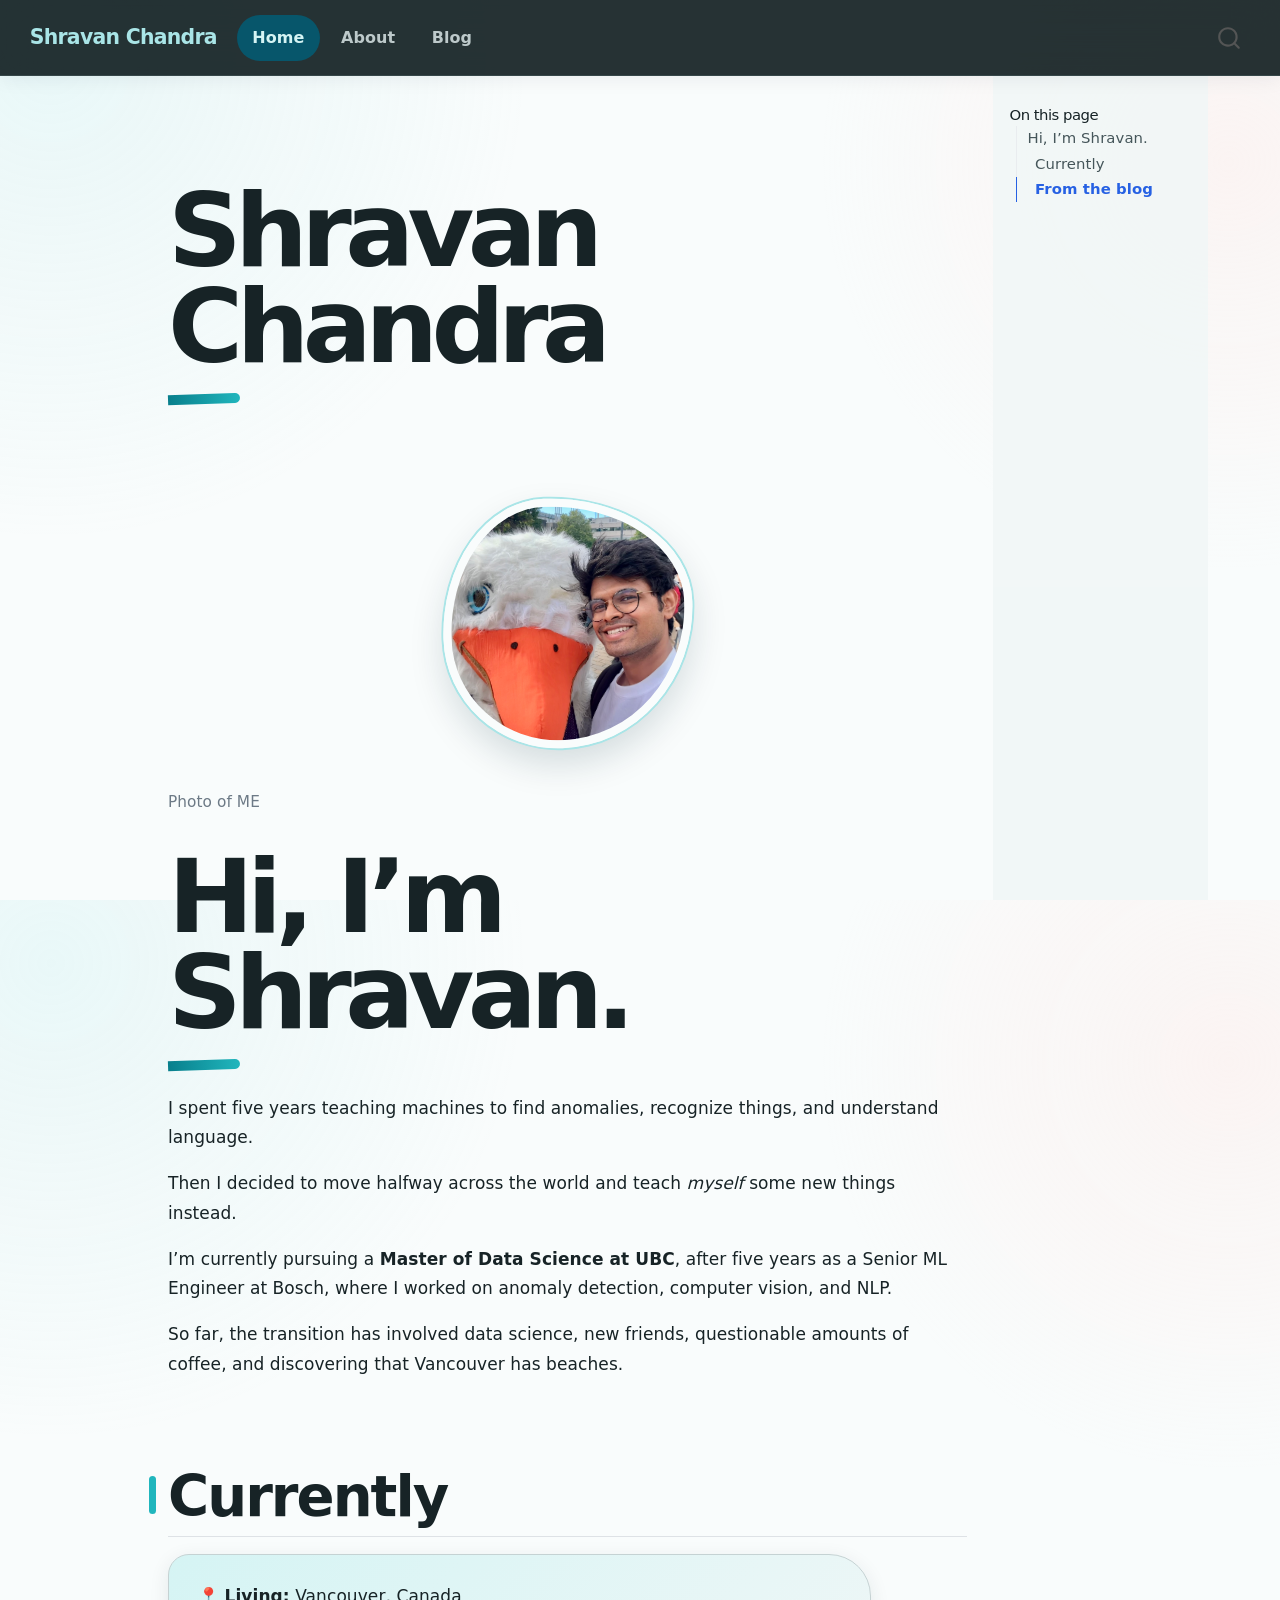
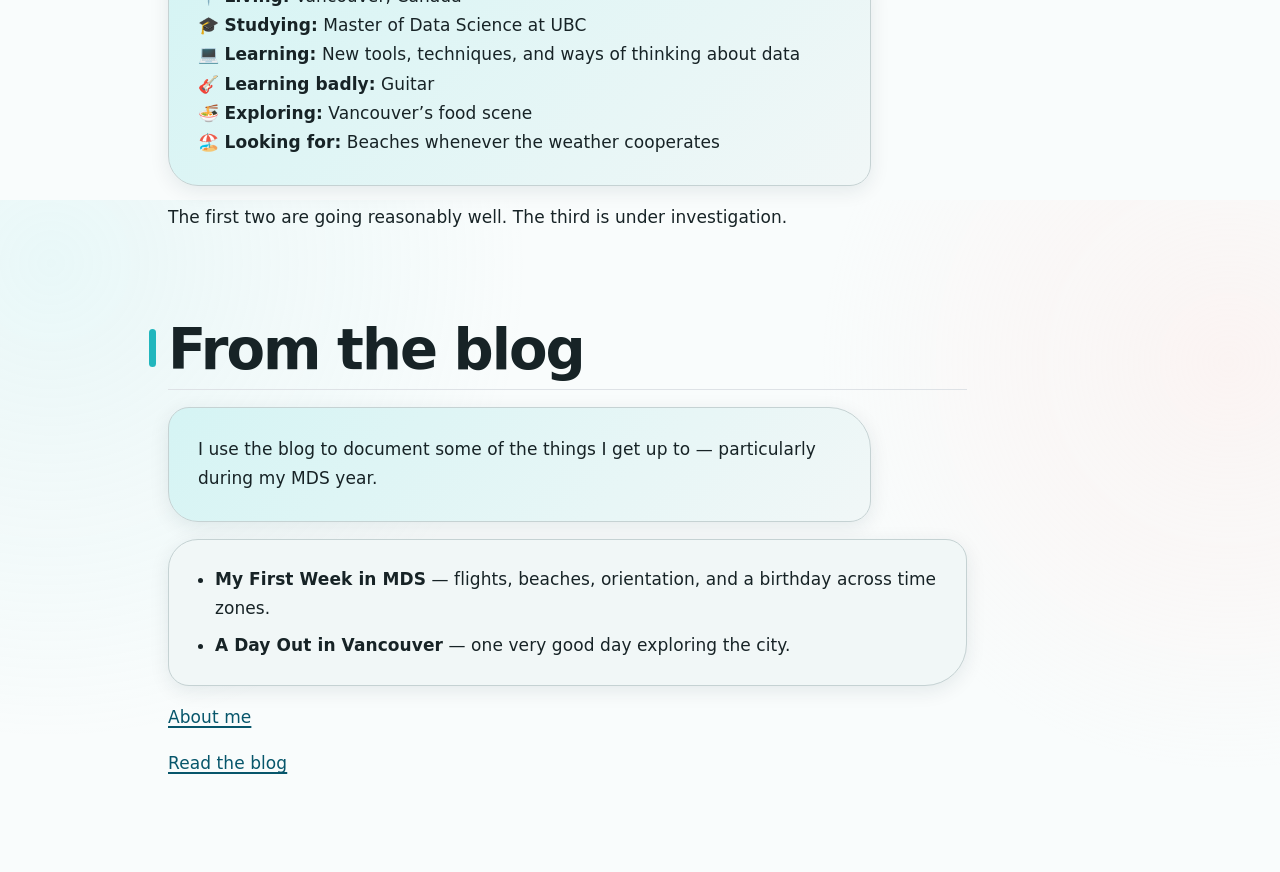
<file: docs/index.html>
<!DOCTYPE html>
<html xmlns="http://www.w3.org/1999/xhtml" lang="en" xml:lang="en"><head>

<meta charset="utf-8">
<meta name="generator" content="quarto-1.10.18">

<meta name="viewport" content="width=device-width, initial-scale=1.0, user-scalable=yes">


<title>Shravan Chandra</title>
<style>
/* Default styles provided by pandoc.
** See https://pandoc.org/MANUAL.html#variables-for-html for config info.
*/
span.smallcaps{font-variant: small-caps;}
div.columns{display: flex; gap: 1.5em;}
div.column{flex: auto;}
@media screen {
div.columns{gap: min(4vw, 1.5em);}
div.column{overflow-x: auto;}
}
div.hanging-indent{margin-left: 1.5em; text-indent: -1.5em;}
ul.task-list{list-style: none;}
ul.task-list li input[type="checkbox"] {
  width: 0.8em;
  margin: 0 0.8em 0.2em -1em; /* quarto-specific, see https://github.com/quarto-dev/quarto-cli/issues/4556 */ 
  vertical-align: middle;
}
</style>


<script src="site_libs/quarto-nav/quarto-nav.js"></script>
<script src="site_libs/quarto-nav/headroom.min.js"></script>
<script src="site_libs/clipboard/clipboard.min.js"></script>
<script src="site_libs/quarto-search/autocomplete.umd.js"></script>
<script src="site_libs/quarto-search/fuse.min.js"></script>
<script src="site_libs/quarto-search/quarto-search.js"></script>
<meta name="quarto:offset" content="./">
<script src="site_libs/quarto-html/quarto.js" type="module"></script>
<script src="site_libs/quarto-html/tabsets/tabsets.js" type="module"></script>
<script src="site_libs/quarto-html/popper.min.js"></script>
<script src="site_libs/quarto-html/tippy.umd.min.js"></script>
<script src="site_libs/quarto-html/anchor.min.js"></script>
<link href="site_libs/quarto-html/tippy.css" rel="stylesheet">
<link href="site_libs/quarto-html/quarto-syntax-highlighting-64a204ab8560d761af7679ceaba22944.css" rel="stylesheet" id="quarto-text-highlighting-styles">
<script src="site_libs/bootstrap/bootstrap.min.js"></script>
<link href="site_libs/bootstrap/bootstrap-icons.css" rel="stylesheet">
<link href="site_libs/bootstrap/bootstrap-445b8638c3d06994fee0907d791121c4.min.css" rel="stylesheet" append-hash="true" id="quarto-bootstrap" data-mode="light">
<script id="quarto-search-options" type="application/json">{
  "location": "navbar",
  "copy-button": false,
  "collapse-after": 3,
  "panel-placement": "end",
  "type": "overlay",
  "limit": 50,
  "keyboard-shortcut": [
    "f",
    "/",
    "s"
  ],
  "show-item-context": false,
  "language": {
    "search-no-results-text": "No results",
    "search-matching-documents-text": "matching documents",
    "search-copy-link-title": "Copy link to search",
    "search-hide-matches-text": "Hide additional matches",
    "search-more-match-text": "more match in this document",
    "search-more-matches-text": "more matches in this document",
    "search-clear-button-title": "Clear",
    "search-text-placeholder": "",
    "search-detached-cancel-button-title": "Cancel",
    "search-submit-button-title": "Submit",
    "search-label": "Search"
  }
}</script>


<link rel="stylesheet" href="m3e.css">
</head>

<body class="nav-fixed quarto-light">

<div id="quarto-search-results"></div>
  <header id="quarto-header" class="headroom fixed-top">
    <nav class="navbar navbar-expand-lg " data-bs-theme="dark">
      <div class="navbar-container container-fluid">
      <div class="navbar-brand-container mx-auto">
    <a class="navbar-brand" href="./index.html">
    <span class="navbar-title">Shravan Chandra</span>
    </a>
  </div>
            <div id="quarto-search" class="" title="Search"></div>
          <button class="navbar-toggler" type="button" data-bs-toggle="collapse" data-bs-target="#navbarCollapse" aria-controls="navbarCollapse" role="menu" aria-expanded="false" aria-label="Toggle navigation" onclick="if (window.quartoToggleHeadroom) { window.quartoToggleHeadroom(); }">
  <span class="navbar-toggler-icon"></span>
</button>
          <div class="collapse navbar-collapse" id="navbarCollapse">
            <ul class="navbar-nav navbar-nav-scroll me-auto">
  <li class="nav-item">
    <a class="nav-link active" href="./index.html" aria-current="page"> 
<span class="menu-text">Home</span></a>
  </li>  
  <li class="nav-item">
    <a class="nav-link" href="./about.html"> 
<span class="menu-text">About</span></a>
  </li>  
  <li class="nav-item">
    <a class="nav-link" href="./blog.html"> 
<span class="menu-text">Blog</span></a>
  </li>  
</ul>
          </div> <!-- /navcollapse -->
            <div class="quarto-navbar-tools">
</div>
      </div> <!-- /container-fluid -->
    </nav>
</header>
<!-- content -->
<div id="quarto-content" class="quarto-container page-columns page-rows-contents page-layout-article page-navbar">
<!-- sidebar -->
<!-- margin-sidebar -->
    <div id="quarto-margin-sidebar" class="sidebar margin-sidebar">
        <nav id="TOC" role="doc-toc" class="toc-active">
    <h2 id="toc-title">On this page</h2>
   
  <ul>
  <li><a href="#hi-im-shravan." id="toc-hi-im-shravan." class="nav-link active" data-scroll-target="#hi-im-shravan.">Hi, I’m Shravan.</a>
  <ul class="collapse">
  <li><a href="#currently" id="toc-currently" class="nav-link" data-scroll-target="#currently">Currently</a></li>
  <li><a href="#from-the-blog" id="toc-from-the-blog" class="nav-link" data-scroll-target="#from-the-blog">From the blog</a></li>
  </ul></li>
  </ul>
</nav>
    </div>
<!-- main -->
<main class="content" id="quarto-document-content">

<header id="title-block-header" class="quarto-title-block default">
<div class="quarto-title">
<h1 class="title">Shravan Chandra</h1>
</div>



<div class="quarto-title-meta">

    
  
    
  </div>
  


</header>


<div class="quarto-figure quarto-figure-center">
<figure class="figure">
<p><img src="images/profile.jpeg" class="img-fluid figure-img" width="250"></p>
<figcaption>Photo of ME</figcaption>
</figure>
</div>
<section id="hi-im-shravan." class="level1">
<h1>Hi, I’m Shravan.</h1>
<p>I spent five years teaching machines to find anomalies, recognize things, and understand language.</p>
<p>Then I decided to move halfway across the world and teach <em>myself</em> some new things instead.</p>
<p>I’m currently pursuing a <strong>Master of Data Science at UBC</strong>, after five years as a Senior ML Engineer at Bosch, where I worked on anomaly detection, computer vision, and NLP.</p>
<p>So far, the transition has involved data science, new friends, questionable amounts of coffee, and discovering that Vancouver has beaches.</p>
<section id="currently" class="level2">
<h2 class="anchored" data-anchor-id="currently">Currently</h2>
<p>📍 <strong>Living:</strong> Vancouver, Canada<br>
🎓 <strong>Studying:</strong> Master of Data Science at UBC<br>
💻 <strong>Learning:</strong> New tools, techniques, and ways of thinking about data<br>
🎸 <strong>Learning badly:</strong> Guitar<br>
🍜 <strong>Exploring:</strong> Vancouver’s food scene<br>
🏖️ <strong>Looking for:</strong> Beaches whenever the weather cooperates</p>
<p>The first two are going reasonably well. The third is under investigation.</p>
</section>
<section id="from-the-blog" class="level2">
<h2 class="anchored" data-anchor-id="from-the-blog">From the blog</h2>
<p>I use the blog to document some of the things I get up to — particularly during my MDS year.</p>
<ul>
<li><strong>My First Week in MDS</strong> — flights, beaches, orientation, and a birthday across time zones.</li>
<li><strong>A Day Out in Vancouver</strong> — one very good day exploring the city.</li>
</ul>
<p><a href="./about.html">About me</a></p>
<p><a href="./blog.html">Read the blog</a></p>


</section>
</section>

</main> <!-- /main -->
<script id="quarto-html-after-body" type="application/javascript">
  window.document.addEventListener("DOMContentLoaded", function (event) {
    const icon = "";
    const anchorJS = new window.AnchorJS();
    anchorJS.options = {
      placement: 'right',
      icon: icon
    };
    anchorJS.add('.anchored');
    const isCodeAnnotation = (el) => {
      for (const clz of el.classList) {
        if (clz.startsWith('code-annotation-')) {                     
          return true;
        }
      }
      return false;
    }
    const onCopySuccess = function(e) {
      // button target
      const button = e.trigger;
      // don't keep focus
      button.blur();
      // flash "checked"
      button.classList.add('code-copy-button-checked');
      var currentTitle = button.getAttribute("title");
      button.setAttribute("title", "Copied!");
      let tooltip;
      if (window.bootstrap) {
        button.setAttribute("data-bs-toggle", "tooltip");
        button.setAttribute("data-bs-placement", "left");
        button.setAttribute("data-bs-title", "Copied!");
        tooltip = new bootstrap.Tooltip(button, 
          { trigger: "manual", 
            customClass: "code-copy-button-tooltip",
            offset: [0, -8]});
        tooltip.show();    
      }
      setTimeout(function() {
        if (tooltip) {
          tooltip.hide();
          button.removeAttribute("data-bs-title");
          button.removeAttribute("data-bs-toggle");
          button.removeAttribute("data-bs-placement");
        }
        button.setAttribute("title", currentTitle);
        button.classList.remove('code-copy-button-checked');
      }, 1000);
      // clear code selection
      e.clearSelection();
    }
    const getTextToCopy = function(trigger) {
      const outerScaffold = trigger.parentElement.cloneNode(true);
      const codeEl = outerScaffold.querySelector('code');
      for (const childEl of codeEl.children) {
        if (isCodeAnnotation(childEl)) {
          childEl.remove();
        }
      }
      return codeEl.innerText;
    }
    const clipboard = new window.ClipboardJS('.code-copy-button:not([data-in-quarto-modal])', {
      text: getTextToCopy
    });
    clipboard.on('success', onCopySuccess);
    if (window.document.getElementById('quarto-embedded-source-code-modal')) {
      const clipboardModal = new window.ClipboardJS('.code-copy-button[data-in-quarto-modal]', {
        text: getTextToCopy,
        container: window.document.getElementById('quarto-embedded-source-code-modal')
      });
      clipboardModal.on('success', onCopySuccess);
    }
      var localhostRegex = new RegExp(/^(?:http|https):\/\/localhost\:?[0-9]*\//);
      var mailtoRegex = new RegExp(/^mailto:/);
        var filterRegex = new RegExp('/' + window.location.host + '/');
      var isInternal = (href) => {
          return filterRegex.test(href) || localhostRegex.test(href) || mailtoRegex.test(href);
      }
      // Inspect non-navigation links and adorn them if external
     var links = window.document.querySelectorAll('a[href]:not(.nav-link):not(.navbar-brand):not(.toc-action):not(.sidebar-link):not(.sidebar-item-toggle):not(.pagination-link):not(.no-external):not([aria-hidden]):not(.dropdown-item):not(.quarto-navigation-tool):not(.about-link)');
      for (var i=0; i<links.length; i++) {
        const link = links[i];
        if (!isInternal(link.href)) {
          // undo the damage that might have been done by quarto-nav.js in the case of
          // links that we want to consider external
          if (link.dataset.originalHref !== undefined) {
            link.href = link.dataset.originalHref;
          }
        }
      }
    function tippyHover(el, contentFn, onTriggerFn, onUntriggerFn) {
      const config = {
        allowHTML: true,
        maxWidth: 500,
        delay: 100,
        arrow: false,
        appendTo: function(el) {
            return el.parentElement;
        },
        interactive: true,
        interactiveBorder: 10,
        theme: 'quarto',
        placement: 'bottom-start',
      };
      if (contentFn) {
        config.content = contentFn;
      }
      if (onTriggerFn) {
        config.onTrigger = onTriggerFn;
      }
      if (onUntriggerFn) {
        config.onUntrigger = onUntriggerFn;
      }
      window.tippy(el, config); 
    }
    const noterefs = window.document.querySelectorAll('a[role="doc-noteref"]');
    for (var i=0; i<noterefs.length; i++) {
      const ref = noterefs[i];
      tippyHover(ref, function() {
        // use id or data attribute instead here
        let href = ref.getAttribute('data-footnote-href') || ref.getAttribute('href');
        try { href = new URL(href).hash; } catch {}
        const id = href.replace(/^#\/?/, "");
        const note = window.document.getElementById(id);
        if (note) {
          return note.innerHTML;
        } else {
          return "";
        }
      });
    }
    const xrefs = window.document.querySelectorAll('a.quarto-xref');
    const processXRef = (id, note) => {
      // Strip column container classes
      const stripColumnClz = (el) => {
        el.classList.remove("page-full", "page-columns");
        if (el.children) {
          for (const child of el.children) {
            stripColumnClz(child);
          }
        }
      }
      stripColumnClz(note)
      if (id === null || id.startsWith('sec-')) {
        // Special case sections, only their first couple elements
        const container = document.createElement("div");
        if (note.children && note.children.length > 2) {
          container.appendChild(note.children[0].cloneNode(true));
          for (let i = 1; i < note.children.length; i++) {
            const child = note.children[i];
            if (child.tagName === "P" && child.innerText === "") {
              continue;
            } else {
              container.appendChild(child.cloneNode(true));
              break;
            }
          }
          if (window.Quarto?.typesetMath) {
            window.Quarto.typesetMath(container);
          }
          return container.innerHTML
        } else {
          if (window.Quarto?.typesetMath) {
            window.Quarto.typesetMath(note);
          }
          return note.innerHTML;
        }
      } else {
        // Remove any anchor links if they are present
        const anchorLink = note.querySelector('a.anchorjs-link');
        if (anchorLink) {
          anchorLink.remove();
        }
        if (window.Quarto?.typesetMath) {
          window.Quarto.typesetMath(note);
        }
        if (note.classList.contains("callout")) {
          return note.outerHTML;
        } else {
          return note.innerHTML;
        }
      }
    }
    for (var i=0; i<xrefs.length; i++) {
      const xref = xrefs[i];
      tippyHover(xref, undefined, function(instance) {
        instance.disable();
        let url = xref.getAttribute('href');
        let hash = undefined; 
        if (url.startsWith('#')) {
          hash = url;
        } else {
          try { hash = new URL(url).hash; } catch {}
        }
        if (hash) {
          const id = hash.replace(/^#\/?/, "");
          const note = window.document.getElementById(id);
          if (note !== null) {
            try {
              const html = processXRef(id, note.cloneNode(true));
              instance.setContent(html);
            } finally {
              instance.enable();
              instance.show();
            }
          } else {
            // See if we can fetch this
            fetch(url.split('#')[0])
            .then(res => res.text())
            .then(html => {
              const parser = new DOMParser();
              const htmlDoc = parser.parseFromString(html, "text/html");
              const note = htmlDoc.getElementById(id);
              if (note !== null) {
                const html = processXRef(id, note);
                instance.setContent(html);
              } 
            }).finally(() => {
              instance.enable();
              instance.show();
            });
          }
        } else {
          // See if we can fetch a full url (with no hash to target)
          // This is a special case and we should probably do some content thinning / targeting
          fetch(url)
          .then(res => res.text())
          .then(html => {
            const parser = new DOMParser();
            const htmlDoc = parser.parseFromString(html, "text/html");
            const note = htmlDoc.querySelector('main.content');
            if (note !== null) {
              // This should only happen for chapter cross references
              // (since there is no id in the URL)
              // remove the first header
              if (note.children.length > 0 && note.children[0].tagName === "HEADER") {
                note.children[0].remove();
              }
              const html = processXRef(null, note);
              instance.setContent(html);
            } 
          }).finally(() => {
            instance.enable();
            instance.show();
          });
        }
      }, function(instance) {
      });
    }
        let selectedAnnoteEl;
        const selectorForAnnotation = ( cell, annotation) => {
          let cellAttr = 'data-code-cell="' + cell + '"';
          let lineAttr = 'data-code-annotation="' +  annotation + '"';
          const selector = 'span[' + cellAttr + '][' + lineAttr + ']';
          return selector;
        }
        const selectCodeLines = (annoteEl) => {
          const doc = window.document;
          const targetCell = annoteEl.getAttribute("data-target-cell");
          const targetAnnotation = annoteEl.getAttribute("data-target-annotation");
          const annoteSpan = window.document.querySelector(selectorForAnnotation(targetCell, targetAnnotation));
          const lines = annoteSpan.getAttribute("data-code-lines").split(",");
          const lineIds = lines.map((line) => {
            return targetCell + "-" + line;
          })
          let top = null;
          let height = null;
          let parent = null;
          if (lineIds.length > 0) {
              //compute the position of the single el (top and bottom and make a div)
              const el = window.document.getElementById(lineIds[0]);
              top = el.offsetTop;
              height = el.offsetHeight;
              parent = el.parentElement.parentElement;
            if (lineIds.length > 1) {
              const lastEl = window.document.getElementById(lineIds[lineIds.length - 1]);
              const bottom = lastEl.offsetTop + lastEl.offsetHeight;
              height = bottom - top;
            }
            if (top !== null && height !== null && parent !== null) {
              // cook up a div (if necessary) and position it 
              let div = window.document.getElementById("code-annotation-line-highlight");
              if (div === null) {
                div = window.document.createElement("div");
                div.setAttribute("id", "code-annotation-line-highlight");
                div.style.position = 'absolute';
                parent.appendChild(div);
              }
              div.style.top = top - 2 + "px";
              div.style.height = height + 4 + "px";
              div.style.left = 0;
              let gutterDiv = window.document.getElementById("code-annotation-line-highlight-gutter");
              if (gutterDiv === null) {
                gutterDiv = window.document.createElement("div");
                gutterDiv.setAttribute("id", "code-annotation-line-highlight-gutter");
                gutterDiv.style.position = 'absolute';
                const codeCell = window.document.getElementById(targetCell);
                const gutter = codeCell.querySelector('.code-annotation-gutter');
                gutter.appendChild(gutterDiv);
              }
              gutterDiv.style.top = top - 2 + "px";
              gutterDiv.style.height = height + 4 + "px";
            }
            selectedAnnoteEl = annoteEl;
          }
        };
        const unselectCodeLines = () => {
          const elementsIds = ["code-annotation-line-highlight", "code-annotation-line-highlight-gutter"];
          elementsIds.forEach((elId) => {
            const div = window.document.getElementById(elId);
            if (div) {
              div.remove();
            }
          });
          selectedAnnoteEl = undefined;
        };
          // Handle positioning of the toggle
      window.addEventListener(
        "resize",
        throttle(() => {
          elRect = undefined;
          if (selectedAnnoteEl) {
            selectCodeLines(selectedAnnoteEl);
          }
        }, 10)
      );
      function throttle(fn, ms) {
      let throttle = false;
      let timer;
        return (...args) => {
          if(!throttle) { // first call gets through
              fn.apply(this, args);
              throttle = true;
          } else { // all the others get throttled
              if(timer) clearTimeout(timer); // cancel #2
              timer = setTimeout(() => {
                fn.apply(this, args);
                timer = throttle = false;
              }, ms);
          }
        };
      }
        // Attach click handler to the DT
        const annoteDls = window.document.querySelectorAll('dt[data-target-cell]');
        for (const annoteDlNode of annoteDls) {
          annoteDlNode.addEventListener('click', (event) => {
            const clickedEl = event.target;
            if (clickedEl !== selectedAnnoteEl) {
              unselectCodeLines();
              const activeEl = window.document.querySelector('dt[data-target-cell].code-annotation-active');
              if (activeEl) {
                activeEl.classList.remove('code-annotation-active');
              }
              selectCodeLines(clickedEl);
              clickedEl.classList.add('code-annotation-active');
            } else {
              // Unselect the line
              unselectCodeLines();
              clickedEl.classList.remove('code-annotation-active');
            }
          });
        }
    const findCites = (el) => {
      const parentEl = el.parentElement;
      if (parentEl) {
        const cites = parentEl.dataset.cites;
        if (cites) {
          return {
            el,
            cites: cites.split(' ')
          };
        } else {
          return findCites(el.parentElement)
        }
      } else {
        return undefined;
      }
    };
    var bibliorefs = window.document.querySelectorAll('a[role="doc-biblioref"]');
    for (var i=0; i<bibliorefs.length; i++) {
      const ref = bibliorefs[i];
      const citeInfo = findCites(ref);
      if (citeInfo) {
        tippyHover(citeInfo.el, function() {
          var popup = window.document.createElement('div');
          citeInfo.cites.forEach(function(cite) {
            var citeDiv = window.document.createElement('div');
            citeDiv.classList.add('hanging-indent');
            citeDiv.classList.add('csl-entry');
            var biblioDiv = window.document.getElementById('ref-' + cite);
            if (biblioDiv) {
              citeDiv.innerHTML = biblioDiv.innerHTML;
            }
            popup.appendChild(citeDiv);
          });
          return popup.innerHTML;
        });
      }
    }
  });
  </script>
</div> <!-- /content -->




</body></html>
</file>
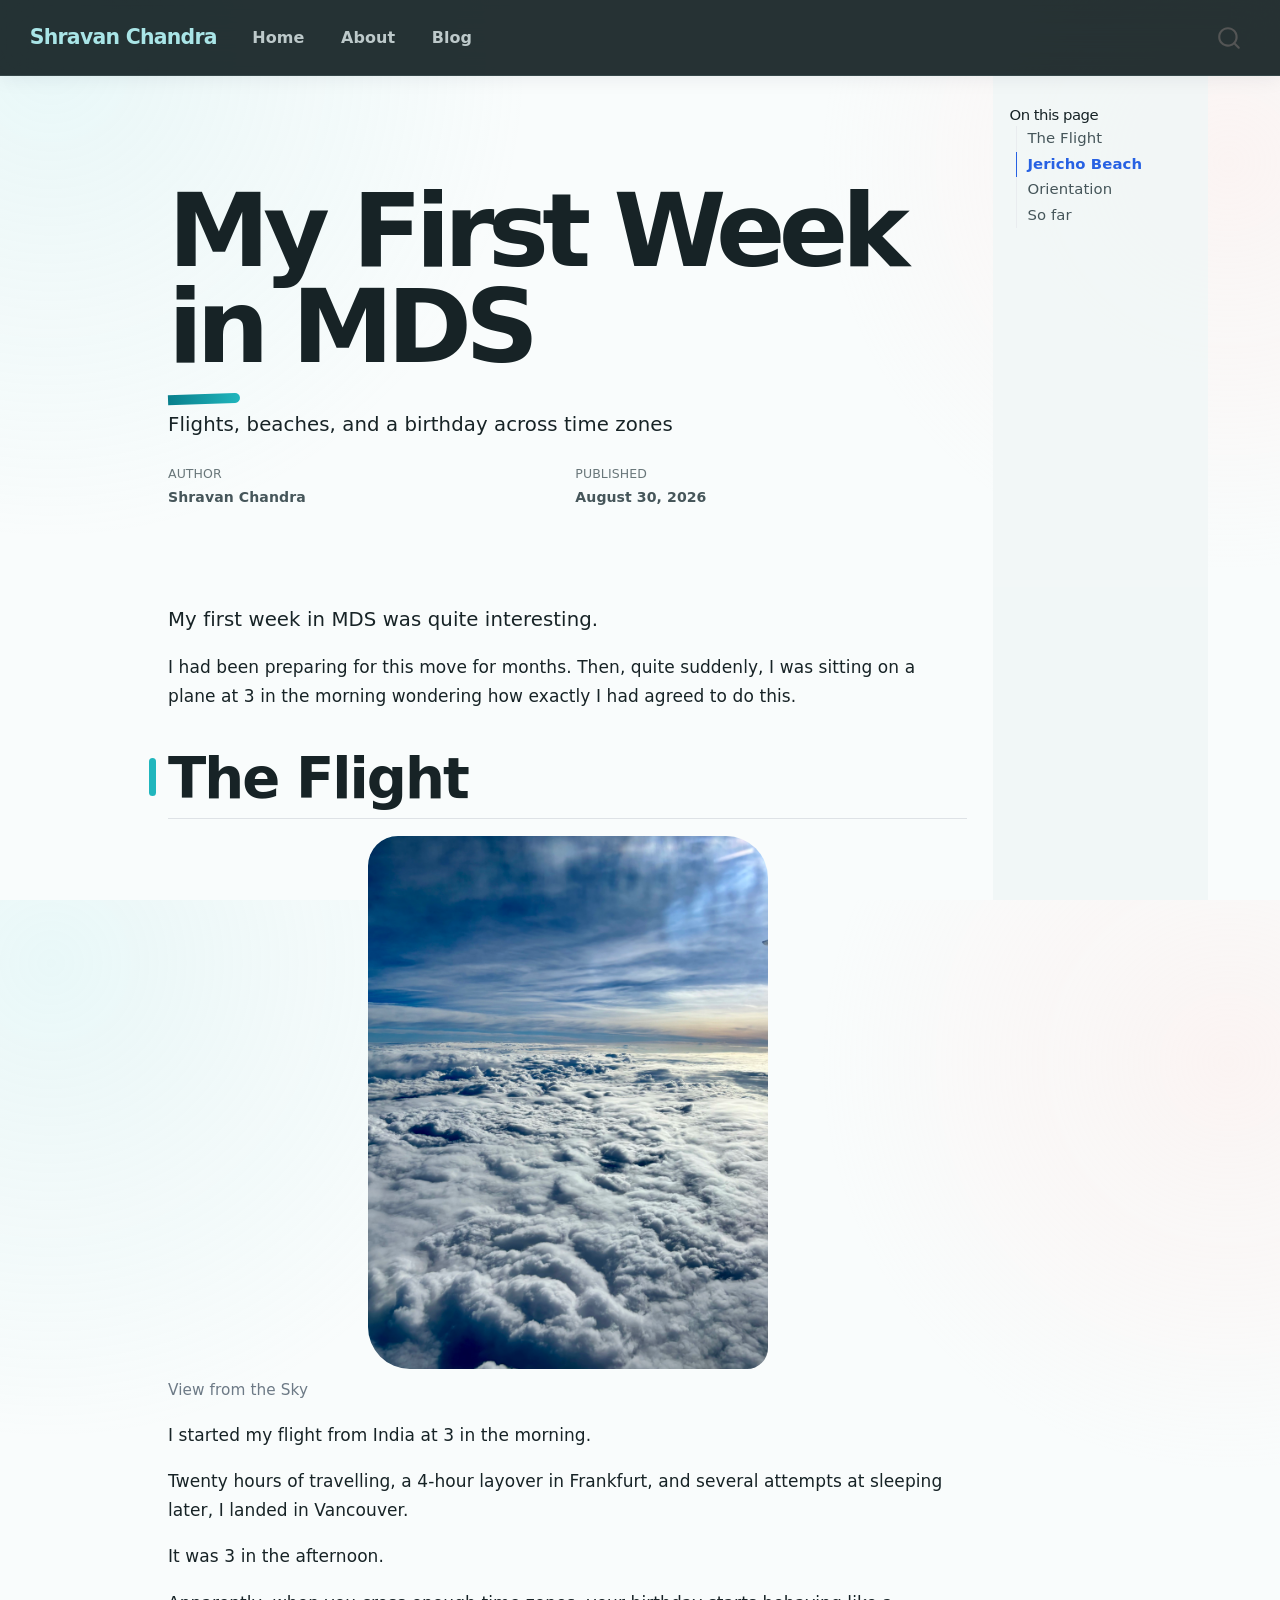
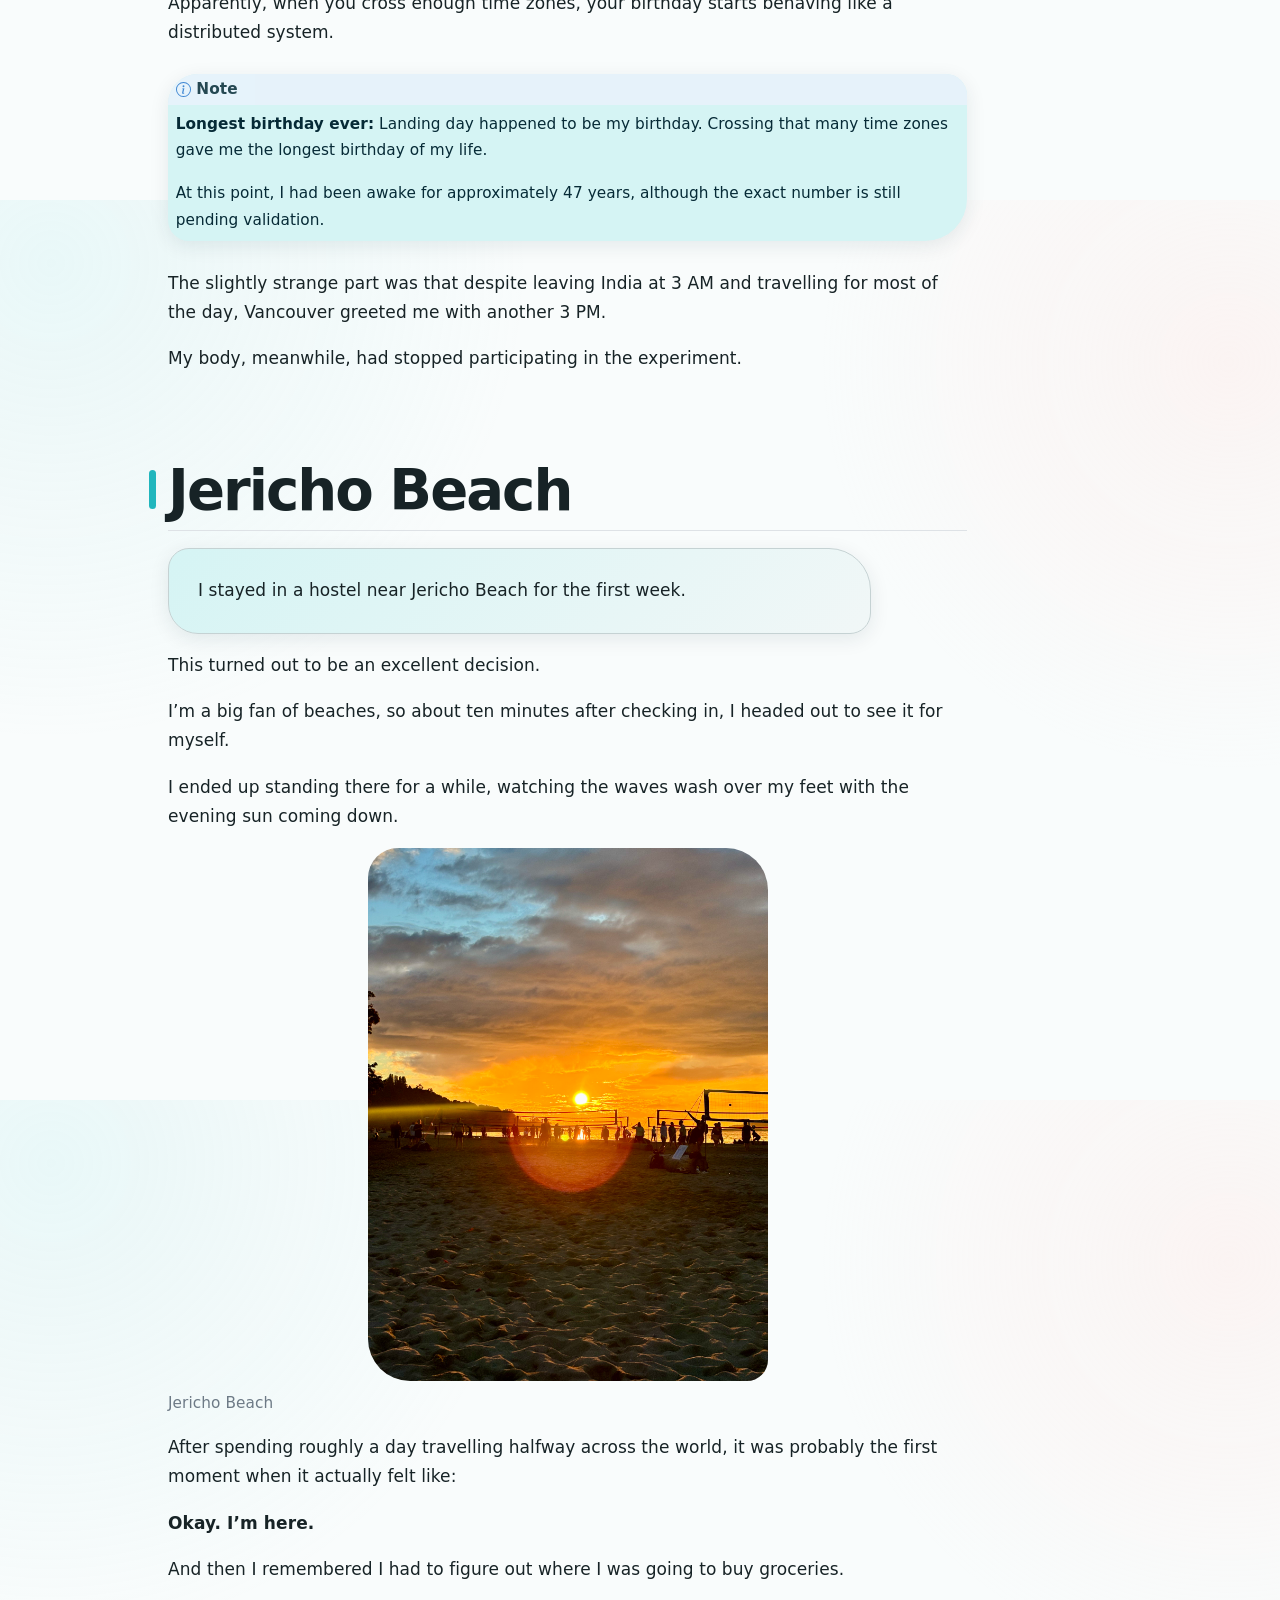
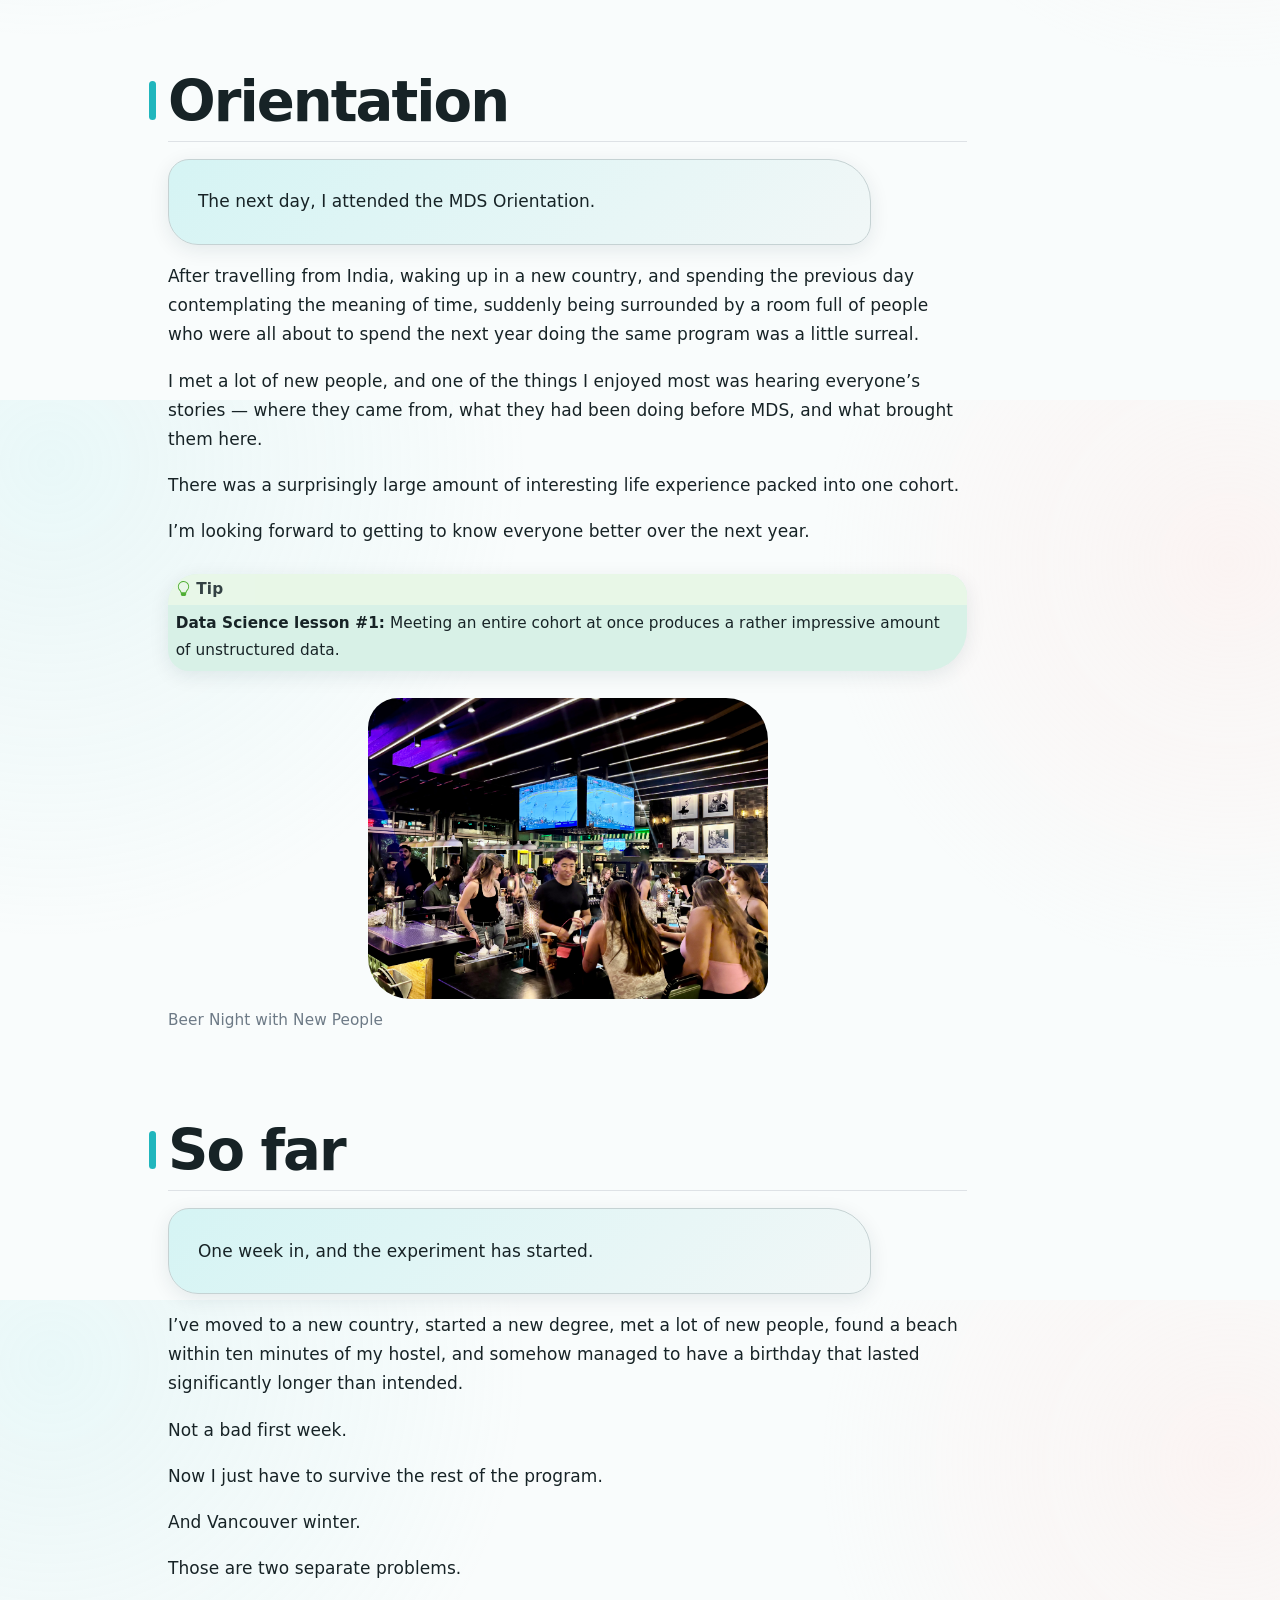
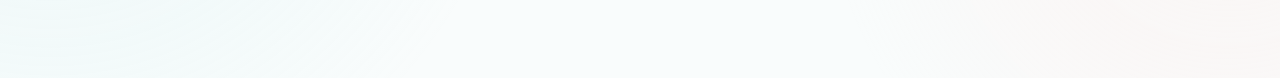
<file: docs/posts/first-weeks/index.html>
<!DOCTYPE html>
<html xmlns="http://www.w3.org/1999/xhtml" lang="en" xml:lang="en"><head>

<meta charset="utf-8">
<meta name="generator" content="quarto-1.10.18">

<meta name="viewport" content="width=device-width, initial-scale=1.0, user-scalable=yes">

<meta name="author" content="Shravan Chandra">
<meta name="dcterms.date" content="2026-08-30">

<title>My First Week in MDS – Shravan Chandra</title>
<style>
/* Default styles provided by pandoc.
** See https://pandoc.org/MANUAL.html#variables-for-html for config info.
*/
span.smallcaps{font-variant: small-caps;}
div.columns{display: flex; gap: 1.5em;}
div.column{flex: auto;}
@media screen {
div.columns{gap: min(4vw, 1.5em);}
div.column{overflow-x: auto;}
}
div.hanging-indent{margin-left: 1.5em; text-indent: -1.5em;}
ul.task-list{list-style: none;}
ul.task-list li input[type="checkbox"] {
  width: 0.8em;
  margin: 0 0.8em 0.2em -1em; /* quarto-specific, see https://github.com/quarto-dev/quarto-cli/issues/4556 */ 
  vertical-align: middle;
}
</style>


<script src="../../site_libs/quarto-nav/quarto-nav.js"></script>
<script src="../../site_libs/quarto-nav/headroom.min.js"></script>
<script src="../../site_libs/clipboard/clipboard.min.js"></script>
<script src="../../site_libs/quarto-search/autocomplete.umd.js"></script>
<script src="../../site_libs/quarto-search/fuse.min.js"></script>
<script src="../../site_libs/quarto-search/quarto-search.js"></script>
<meta name="quarto:offset" content="../../">
<script src="../../site_libs/quarto-html/quarto.js" type="module"></script>
<script src="../../site_libs/quarto-html/tabsets/tabsets.js" type="module"></script>
<script src="../../site_libs/quarto-html/popper.min.js"></script>
<script src="../../site_libs/quarto-html/tippy.umd.min.js"></script>
<script src="../../site_libs/quarto-html/anchor.min.js"></script>
<link href="../../site_libs/quarto-html/tippy.css" rel="stylesheet">
<link href="../../site_libs/quarto-html/quarto-syntax-highlighting-64a204ab8560d761af7679ceaba22944.css" rel="stylesheet" id="quarto-text-highlighting-styles">
<script src="../../site_libs/bootstrap/bootstrap.min.js"></script>
<link href="../../site_libs/bootstrap/bootstrap-icons.css" rel="stylesheet">
<link href="../../site_libs/bootstrap/bootstrap-445b8638c3d06994fee0907d791121c4.min.css" rel="stylesheet" append-hash="true" id="quarto-bootstrap" data-mode="light">
<script id="quarto-search-options" type="application/json">{
  "location": "navbar",
  "copy-button": false,
  "collapse-after": 3,
  "panel-placement": "end",
  "type": "overlay",
  "limit": 50,
  "keyboard-shortcut": [
    "f",
    "/",
    "s"
  ],
  "show-item-context": false,
  "language": {
    "search-no-results-text": "No results",
    "search-matching-documents-text": "matching documents",
    "search-copy-link-title": "Copy link to search",
    "search-hide-matches-text": "Hide additional matches",
    "search-more-match-text": "more match in this document",
    "search-more-matches-text": "more matches in this document",
    "search-clear-button-title": "Clear",
    "search-text-placeholder": "",
    "search-detached-cancel-button-title": "Cancel",
    "search-submit-button-title": "Submit",
    "search-label": "Search"
  }
}</script>


<link rel="stylesheet" href="../../m3e.css">
</head>

<body class="nav-fixed quarto-light">

<div id="quarto-search-results"></div>
  <header id="quarto-header" class="headroom fixed-top">
    <nav class="navbar navbar-expand-lg " data-bs-theme="dark">
      <div class="navbar-container container-fluid">
      <div class="navbar-brand-container mx-auto">
    <a class="navbar-brand" href="../../index.html">
    <span class="navbar-title">Shravan Chandra</span>
    </a>
  </div>
            <div id="quarto-search" class="" title="Search"></div>
          <button class="navbar-toggler" type="button" data-bs-toggle="collapse" data-bs-target="#navbarCollapse" aria-controls="navbarCollapse" role="menu" aria-expanded="false" aria-label="Toggle navigation" onclick="if (window.quartoToggleHeadroom) { window.quartoToggleHeadroom(); }">
  <span class="navbar-toggler-icon"></span>
</button>
          <div class="collapse navbar-collapse" id="navbarCollapse">
            <ul class="navbar-nav navbar-nav-scroll me-auto">
  <li class="nav-item">
    <a class="nav-link" href="../../index.html"> 
<span class="menu-text">Home</span></a>
  </li>  
  <li class="nav-item">
    <a class="nav-link" href="../../about.html"> 
<span class="menu-text">About</span></a>
  </li>  
  <li class="nav-item">
    <a class="nav-link" href="../../blog.html"> 
<span class="menu-text">Blog</span></a>
  </li>  
</ul>
          </div> <!-- /navcollapse -->
            <div class="quarto-navbar-tools">
</div>
      </div> <!-- /container-fluid -->
    </nav>
</header>
<!-- content -->
<div id="quarto-content" class="quarto-container page-columns page-rows-contents page-layout-article page-navbar">
<!-- sidebar -->
<!-- margin-sidebar -->
    <div id="quarto-margin-sidebar" class="sidebar margin-sidebar">
        <nav id="TOC" role="doc-toc" class="toc-active">
    <h2 id="toc-title">On this page</h2>
   
  <ul>
  <li><a href="#the-flight" id="toc-the-flight" class="nav-link active" data-scroll-target="#the-flight">The Flight</a></li>
  <li><a href="#jericho-beach" id="toc-jericho-beach" class="nav-link" data-scroll-target="#jericho-beach">Jericho Beach</a></li>
  <li><a href="#orientation" id="toc-orientation" class="nav-link" data-scroll-target="#orientation">Orientation</a></li>
  <li><a href="#so-far" id="toc-so-far" class="nav-link" data-scroll-target="#so-far">So far</a></li>
  </ul>
</nav>
    </div>
<!-- main -->
<main class="content" id="quarto-document-content">

<header id="title-block-header" class="quarto-title-block default">
<div class="quarto-title">
<h1 class="title">My First Week in MDS</h1>
<p class="subtitle lead">Flights, beaches, and a birthday across time zones</p>
</div>



<div class="quarto-title-meta">

    <div>
    <div class="quarto-title-meta-heading">Author</div>
    <div class="quarto-title-meta-contents">
             <p>Shravan Chandra </p>
          </div>
  </div>
    
    <div>
    <div class="quarto-title-meta-heading">Published</div>
    <div class="quarto-title-meta-contents">
      <p class="date">August 30, 2026</p>
    </div>
  </div>
  
    
  </div>
  


</header>


<p>My first week in MDS was quite interesting.</p>
<p>I had been preparing for this move for months. Then, quite suddenly, I was sitting on a plane at 3 in the morning wondering how exactly I had agreed to do this.</p>
<section id="the-flight" class="level2">
<h2 class="anchored" data-anchor-id="the-flight">The Flight</h2>
<div class="quarto-figure quarto-figure-center">
<figure class="figure">
<p><img src="media/flight.jpeg" class="img-fluid figure-img" width="400"></p>
<figcaption>View from the Sky</figcaption>
</figure>
</div>
<p>I started my flight from India at 3 in the morning.</p>
<p>Twenty hours of travelling, a 4-hour layover in Frankfurt, and several attempts at sleeping later, I landed in Vancouver.</p>
<p>It was 3 in the afternoon.</p>
<p>Apparently, when you cross enough time zones, your birthday starts behaving like a distributed system.</p>
<div class="callout callout-style-default callout-note callout-titled">
<div class="callout-header d-flex align-content-center">
<div class="callout-icon-container">
<i class="callout-icon"></i>
</div>
<div class="callout-title-container flex-fill">
Note
</div>
</div>
<div class="callout-body-container callout-body">
<p><strong>Longest birthday ever:</strong> Landing day happened to be my birthday. Crossing that many time zones gave me the longest birthday of my life.</p>
<p>At this point, I had been awake for approximately 47 years, although the exact number is still pending validation.</p>
</div>
</div>
<p>The slightly strange part was that despite leaving India at 3 AM and travelling for most of the day, Vancouver greeted me with another 3 PM.</p>
<p>My body, meanwhile, had stopped participating in the experiment.</p>
</section>
<section id="jericho-beach" class="level2">
<h2 class="anchored" data-anchor-id="jericho-beach">Jericho Beach</h2>
<p>I stayed in a hostel near Jericho Beach for the first week.</p>
<p>This turned out to be an excellent decision.</p>
<p>I’m a big fan of beaches, so about ten minutes after checking in, I headed out to see it for myself.</p>
<p>I ended up standing there for a while, watching the waves wash over my feet with the evening sun coming down.</p>
<div class="quarto-figure quarto-figure-center">
<figure class="figure">
<p><img src="media/beach.jpeg" class="img-fluid figure-img" width="400"></p>
<figcaption>Jericho Beach</figcaption>
</figure>
</div>
<p>After spending roughly a day travelling halfway across the world, it was probably the first moment when it actually felt like:</p>
<p><strong>Okay. I’m here.</strong></p>
<p>And then I remembered I had to figure out where I was going to buy groceries.</p>
</section>
<section id="orientation" class="level2">
<h2 class="anchored" data-anchor-id="orientation">Orientation</h2>
<p>The next day, I attended the MDS Orientation.</p>
<p>After travelling from India, waking up in a new country, and spending the previous day contemplating the meaning of time, suddenly being surrounded by a room full of people who were all about to spend the next year doing the same program was a little surreal.</p>
<p>I met a lot of new people, and one of the things I enjoyed most was hearing everyone’s stories — where they came from, what they had been doing before MDS, and what brought them here.</p>
<p>There was a surprisingly large amount of interesting life experience packed into one cohort.</p>
<p>I’m looking forward to getting to know everyone better over the next year.</p>
<div class="callout callout-style-default callout-tip callout-titled">
<div class="callout-header d-flex align-content-center">
<div class="callout-icon-container">
<i class="callout-icon"></i>
</div>
<div class="callout-title-container flex-fill">
Tip
</div>
</div>
<div class="callout-body-container callout-body">
<p><strong>Data Science lesson #1:</strong> Meeting an entire cohort at once produces a rather impressive amount of unstructured data.</p>
</div>
</div>
<div class="quarto-figure quarto-figure-center">
<figure class="figure">
<p><img src="media/orientation.jpeg" class="img-fluid figure-img" width="400"></p>
<figcaption>Beer Night with New People</figcaption>
</figure>
</div>
</section>
<section id="so-far" class="level2">
<h2 class="anchored" data-anchor-id="so-far">So far</h2>
<p>One week in, and the experiment has started.</p>
<p>I’ve moved to a new country, started a new degree, met a lot of new people, found a beach within ten minutes of my hostel, and somehow managed to have a birthday that lasted significantly longer than intended.</p>
<p>Not a bad first week.</p>
<p>Now I just have to survive the rest of the program.</p>
<p>And Vancouver winter.</p>
<p>Those are two separate problems.</p>


</section>

</main> <!-- /main -->
<script id="quarto-html-after-body" type="application/javascript">
  window.document.addEventListener("DOMContentLoaded", function (event) {
    const icon = "";
    const anchorJS = new window.AnchorJS();
    anchorJS.options = {
      placement: 'right',
      icon: icon
    };
    anchorJS.add('.anchored');
    const isCodeAnnotation = (el) => {
      for (const clz of el.classList) {
        if (clz.startsWith('code-annotation-')) {                     
          return true;
        }
      }
      return false;
    }
    const onCopySuccess = function(e) {
      // button target
      const button = e.trigger;
      // don't keep focus
      button.blur();
      // flash "checked"
      button.classList.add('code-copy-button-checked');
      var currentTitle = button.getAttribute("title");
      button.setAttribute("title", "Copied!");
      let tooltip;
      if (window.bootstrap) {
        button.setAttribute("data-bs-toggle", "tooltip");
        button.setAttribute("data-bs-placement", "left");
        button.setAttribute("data-bs-title", "Copied!");
        tooltip = new bootstrap.Tooltip(button, 
          { trigger: "manual", 
            customClass: "code-copy-button-tooltip",
            offset: [0, -8]});
        tooltip.show();    
      }
      setTimeout(function() {
        if (tooltip) {
          tooltip.hide();
          button.removeAttribute("data-bs-title");
          button.removeAttribute("data-bs-toggle");
          button.removeAttribute("data-bs-placement");
        }
        button.setAttribute("title", currentTitle);
        button.classList.remove('code-copy-button-checked');
      }, 1000);
      // clear code selection
      e.clearSelection();
    }
    const getTextToCopy = function(trigger) {
      const outerScaffold = trigger.parentElement.cloneNode(true);
      const codeEl = outerScaffold.querySelector('code');
      for (const childEl of codeEl.children) {
        if (isCodeAnnotation(childEl)) {
          childEl.remove();
        }
      }
      return codeEl.innerText;
    }
    const clipboard = new window.ClipboardJS('.code-copy-button:not([data-in-quarto-modal])', {
      text: getTextToCopy
    });
    clipboard.on('success', onCopySuccess);
    if (window.document.getElementById('quarto-embedded-source-code-modal')) {
      const clipboardModal = new window.ClipboardJS('.code-copy-button[data-in-quarto-modal]', {
        text: getTextToCopy,
        container: window.document.getElementById('quarto-embedded-source-code-modal')
      });
      clipboardModal.on('success', onCopySuccess);
    }
      var localhostRegex = new RegExp(/^(?:http|https):\/\/localhost\:?[0-9]*\//);
      var mailtoRegex = new RegExp(/^mailto:/);
        var filterRegex = new RegExp('/' + window.location.host + '/');
      var isInternal = (href) => {
          return filterRegex.test(href) || localhostRegex.test(href) || mailtoRegex.test(href);
      }
      // Inspect non-navigation links and adorn them if external
     var links = window.document.querySelectorAll('a[href]:not(.nav-link):not(.navbar-brand):not(.toc-action):not(.sidebar-link):not(.sidebar-item-toggle):not(.pagination-link):not(.no-external):not([aria-hidden]):not(.dropdown-item):not(.quarto-navigation-tool):not(.about-link)');
      for (var i=0; i<links.length; i++) {
        const link = links[i];
        if (!isInternal(link.href)) {
          // undo the damage that might have been done by quarto-nav.js in the case of
          // links that we want to consider external
          if (link.dataset.originalHref !== undefined) {
            link.href = link.dataset.originalHref;
          }
        }
      }
    function tippyHover(el, contentFn, onTriggerFn, onUntriggerFn) {
      const config = {
        allowHTML: true,
        maxWidth: 500,
        delay: 100,
        arrow: false,
        appendTo: function(el) {
            return el.parentElement;
        },
        interactive: true,
        interactiveBorder: 10,
        theme: 'quarto',
        placement: 'bottom-start',
      };
      if (contentFn) {
        config.content = contentFn;
      }
      if (onTriggerFn) {
        config.onTrigger = onTriggerFn;
      }
      if (onUntriggerFn) {
        config.onUntrigger = onUntriggerFn;
      }
      window.tippy(el, config); 
    }
    const noterefs = window.document.querySelectorAll('a[role="doc-noteref"]');
    for (var i=0; i<noterefs.length; i++) {
      const ref = noterefs[i];
      tippyHover(ref, function() {
        // use id or data attribute instead here
        let href = ref.getAttribute('data-footnote-href') || ref.getAttribute('href');
        try { href = new URL(href).hash; } catch {}
        const id = href.replace(/^#\/?/, "");
        const note = window.document.getElementById(id);
        if (note) {
          return note.innerHTML;
        } else {
          return "";
        }
      });
    }
    const xrefs = window.document.querySelectorAll('a.quarto-xref');
    const processXRef = (id, note) => {
      // Strip column container classes
      const stripColumnClz = (el) => {
        el.classList.remove("page-full", "page-columns");
        if (el.children) {
          for (const child of el.children) {
            stripColumnClz(child);
          }
        }
      }
      stripColumnClz(note)
      if (id === null || id.startsWith('sec-')) {
        // Special case sections, only their first couple elements
        const container = document.createElement("div");
        if (note.children && note.children.length > 2) {
          container.appendChild(note.children[0].cloneNode(true));
          for (let i = 1; i < note.children.length; i++) {
            const child = note.children[i];
            if (child.tagName === "P" && child.innerText === "") {
              continue;
            } else {
              container.appendChild(child.cloneNode(true));
              break;
            }
          }
          if (window.Quarto?.typesetMath) {
            window.Quarto.typesetMath(container);
          }
          return container.innerHTML
        } else {
          if (window.Quarto?.typesetMath) {
            window.Quarto.typesetMath(note);
          }
          return note.innerHTML;
        }
      } else {
        // Remove any anchor links if they are present
        const anchorLink = note.querySelector('a.anchorjs-link');
        if (anchorLink) {
          anchorLink.remove();
        }
        if (window.Quarto?.typesetMath) {
          window.Quarto.typesetMath(note);
        }
        if (note.classList.contains("callout")) {
          return note.outerHTML;
        } else {
          return note.innerHTML;
        }
      }
    }
    for (var i=0; i<xrefs.length; i++) {
      const xref = xrefs[i];
      tippyHover(xref, undefined, function(instance) {
        instance.disable();
        let url = xref.getAttribute('href');
        let hash = undefined; 
        if (url.startsWith('#')) {
          hash = url;
        } else {
          try { hash = new URL(url).hash; } catch {}
        }
        if (hash) {
          const id = hash.replace(/^#\/?/, "");
          const note = window.document.getElementById(id);
          if (note !== null) {
            try {
              const html = processXRef(id, note.cloneNode(true));
              instance.setContent(html);
            } finally {
              instance.enable();
              instance.show();
            }
          } else {
            // See if we can fetch this
            fetch(url.split('#')[0])
            .then(res => res.text())
            .then(html => {
              const parser = new DOMParser();
              const htmlDoc = parser.parseFromString(html, "text/html");
              const note = htmlDoc.getElementById(id);
              if (note !== null) {
                const html = processXRef(id, note);
                instance.setContent(html);
              } 
            }).finally(() => {
              instance.enable();
              instance.show();
            });
          }
        } else {
          // See if we can fetch a full url (with no hash to target)
          // This is a special case and we should probably do some content thinning / targeting
          fetch(url)
          .then(res => res.text())
          .then(html => {
            const parser = new DOMParser();
            const htmlDoc = parser.parseFromString(html, "text/html");
            const note = htmlDoc.querySelector('main.content');
            if (note !== null) {
              // This should only happen for chapter cross references
              // (since there is no id in the URL)
              // remove the first header
              if (note.children.length > 0 && note.children[0].tagName === "HEADER") {
                note.children[0].remove();
              }
              const html = processXRef(null, note);
              instance.setContent(html);
            } 
          }).finally(() => {
            instance.enable();
            instance.show();
          });
        }
      }, function(instance) {
      });
    }
        let selectedAnnoteEl;
        const selectorForAnnotation = ( cell, annotation) => {
          let cellAttr = 'data-code-cell="' + cell + '"';
          let lineAttr = 'data-code-annotation="' +  annotation + '"';
          const selector = 'span[' + cellAttr + '][' + lineAttr + ']';
          return selector;
        }
        const selectCodeLines = (annoteEl) => {
          const doc = window.document;
          const targetCell = annoteEl.getAttribute("data-target-cell");
          const targetAnnotation = annoteEl.getAttribute("data-target-annotation");
          const annoteSpan = window.document.querySelector(selectorForAnnotation(targetCell, targetAnnotation));
          const lines = annoteSpan.getAttribute("data-code-lines").split(",");
          const lineIds = lines.map((line) => {
            return targetCell + "-" + line;
          })
          let top = null;
          let height = null;
          let parent = null;
          if (lineIds.length > 0) {
              //compute the position of the single el (top and bottom and make a div)
              const el = window.document.getElementById(lineIds[0]);
              top = el.offsetTop;
              height = el.offsetHeight;
              parent = el.parentElement.parentElement;
            if (lineIds.length > 1) {
              const lastEl = window.document.getElementById(lineIds[lineIds.length - 1]);
              const bottom = lastEl.offsetTop + lastEl.offsetHeight;
              height = bottom - top;
            }
            if (top !== null && height !== null && parent !== null) {
              // cook up a div (if necessary) and position it 
              let div = window.document.getElementById("code-annotation-line-highlight");
              if (div === null) {
                div = window.document.createElement("div");
                div.setAttribute("id", "code-annotation-line-highlight");
                div.style.position = 'absolute';
                parent.appendChild(div);
              }
              div.style.top = top - 2 + "px";
              div.style.height = height + 4 + "px";
              div.style.left = 0;
              let gutterDiv = window.document.getElementById("code-annotation-line-highlight-gutter");
              if (gutterDiv === null) {
                gutterDiv = window.document.createElement("div");
                gutterDiv.setAttribute("id", "code-annotation-line-highlight-gutter");
                gutterDiv.style.position = 'absolute';
                const codeCell = window.document.getElementById(targetCell);
                const gutter = codeCell.querySelector('.code-annotation-gutter');
                gutter.appendChild(gutterDiv);
              }
              gutterDiv.style.top = top - 2 + "px";
              gutterDiv.style.height = height + 4 + "px";
            }
            selectedAnnoteEl = annoteEl;
          }
        };
        const unselectCodeLines = () => {
          const elementsIds = ["code-annotation-line-highlight", "code-annotation-line-highlight-gutter"];
          elementsIds.forEach((elId) => {
            const div = window.document.getElementById(elId);
            if (div) {
              div.remove();
            }
          });
          selectedAnnoteEl = undefined;
        };
          // Handle positioning of the toggle
      window.addEventListener(
        "resize",
        throttle(() => {
          elRect = undefined;
          if (selectedAnnoteEl) {
            selectCodeLines(selectedAnnoteEl);
          }
        }, 10)
      );
      function throttle(fn, ms) {
      let throttle = false;
      let timer;
        return (...args) => {
          if(!throttle) { // first call gets through
              fn.apply(this, args);
              throttle = true;
          } else { // all the others get throttled
              if(timer) clearTimeout(timer); // cancel #2
              timer = setTimeout(() => {
                fn.apply(this, args);
                timer = throttle = false;
              }, ms);
          }
        };
      }
        // Attach click handler to the DT
        const annoteDls = window.document.querySelectorAll('dt[data-target-cell]');
        for (const annoteDlNode of annoteDls) {
          annoteDlNode.addEventListener('click', (event) => {
            const clickedEl = event.target;
            if (clickedEl !== selectedAnnoteEl) {
              unselectCodeLines();
              const activeEl = window.document.querySelector('dt[data-target-cell].code-annotation-active');
              if (activeEl) {
                activeEl.classList.remove('code-annotation-active');
              }
              selectCodeLines(clickedEl);
              clickedEl.classList.add('code-annotation-active');
            } else {
              // Unselect the line
              unselectCodeLines();
              clickedEl.classList.remove('code-annotation-active');
            }
          });
        }
    const findCites = (el) => {
      const parentEl = el.parentElement;
      if (parentEl) {
        const cites = parentEl.dataset.cites;
        if (cites) {
          return {
            el,
            cites: cites.split(' ')
          };
        } else {
          return findCites(el.parentElement)
        }
      } else {
        return undefined;
      }
    };
    var bibliorefs = window.document.querySelectorAll('a[role="doc-biblioref"]');
    for (var i=0; i<bibliorefs.length; i++) {
      const ref = bibliorefs[i];
      const citeInfo = findCites(ref);
      if (citeInfo) {
        tippyHover(citeInfo.el, function() {
          var popup = window.document.createElement('div');
          citeInfo.cites.forEach(function(cite) {
            var citeDiv = window.document.createElement('div');
            citeDiv.classList.add('hanging-indent');
            citeDiv.classList.add('csl-entry');
            var biblioDiv = window.document.getElementById('ref-' + cite);
            if (biblioDiv) {
              citeDiv.innerHTML = biblioDiv.innerHTML;
            }
            popup.appendChild(citeDiv);
          });
          return popup.innerHTML;
        });
      }
    }
  });
  </script>
</div> <!-- /content -->




</body></html>
</file>
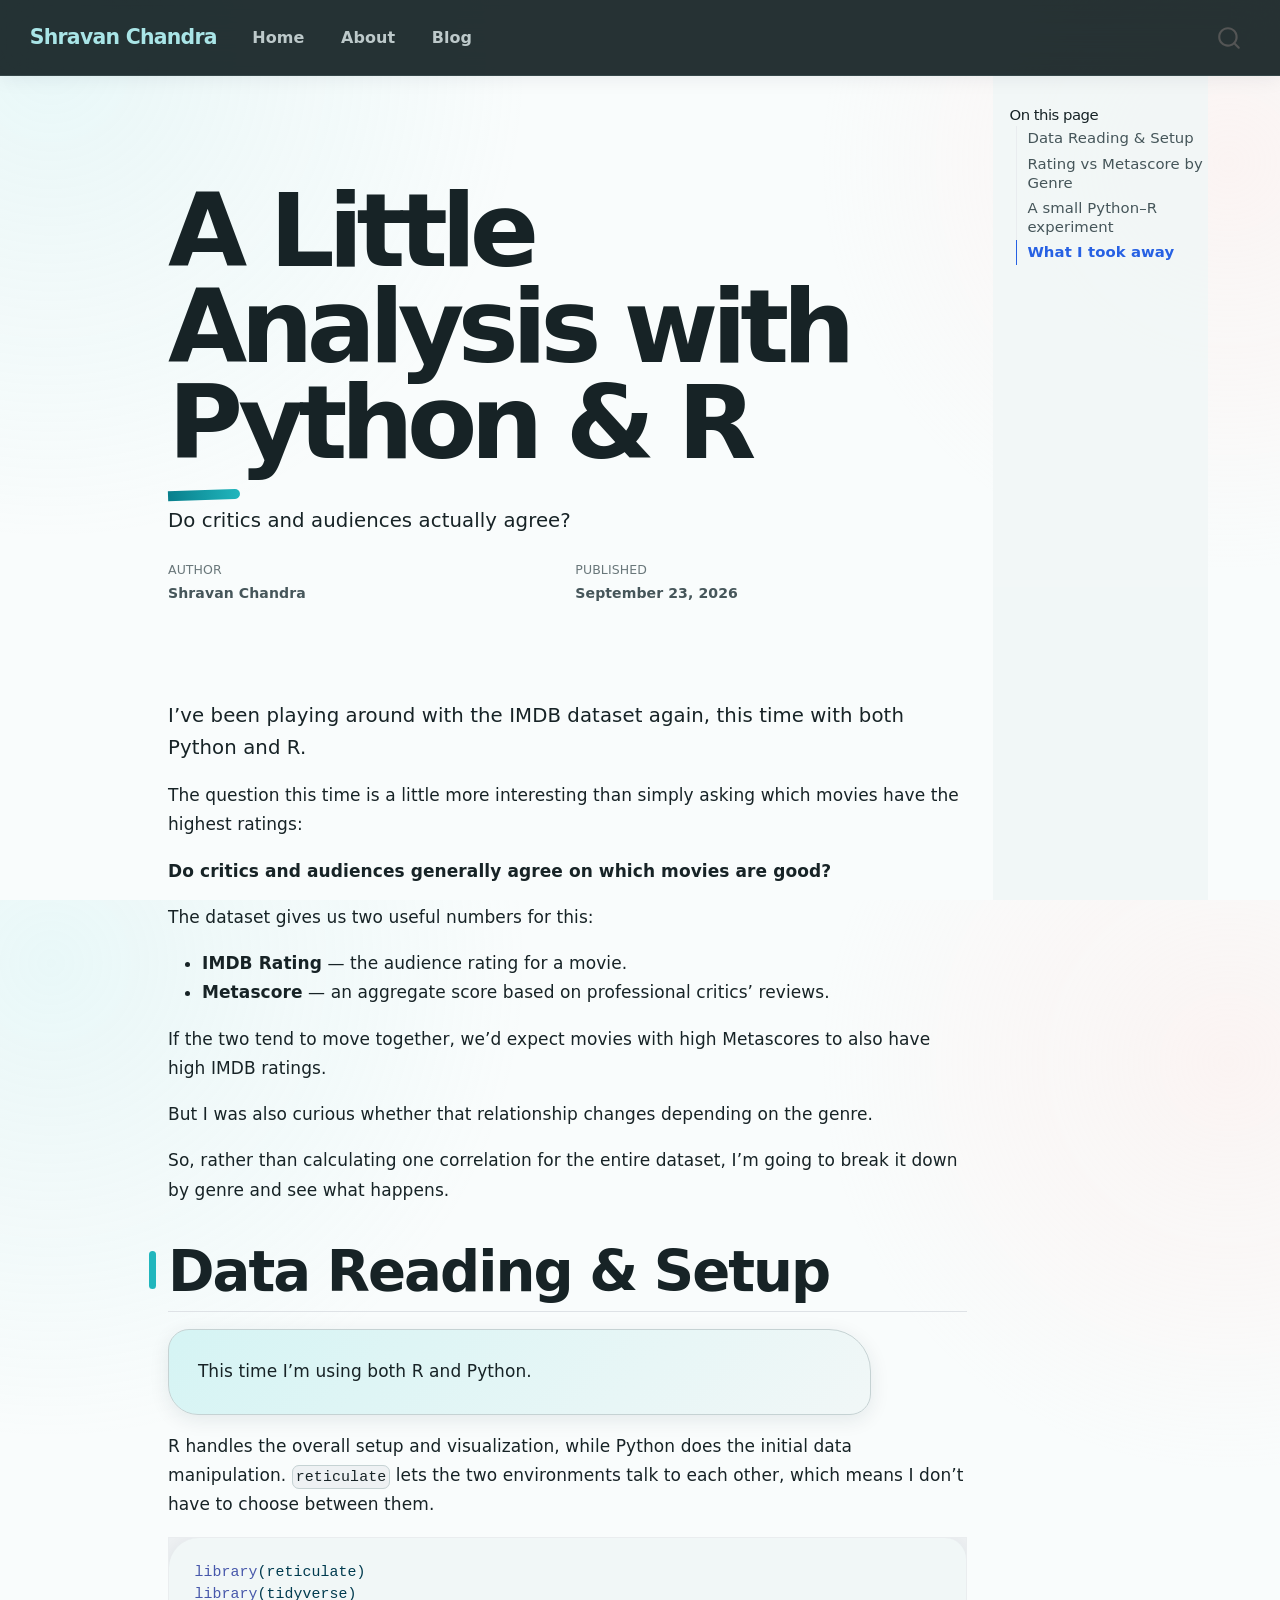
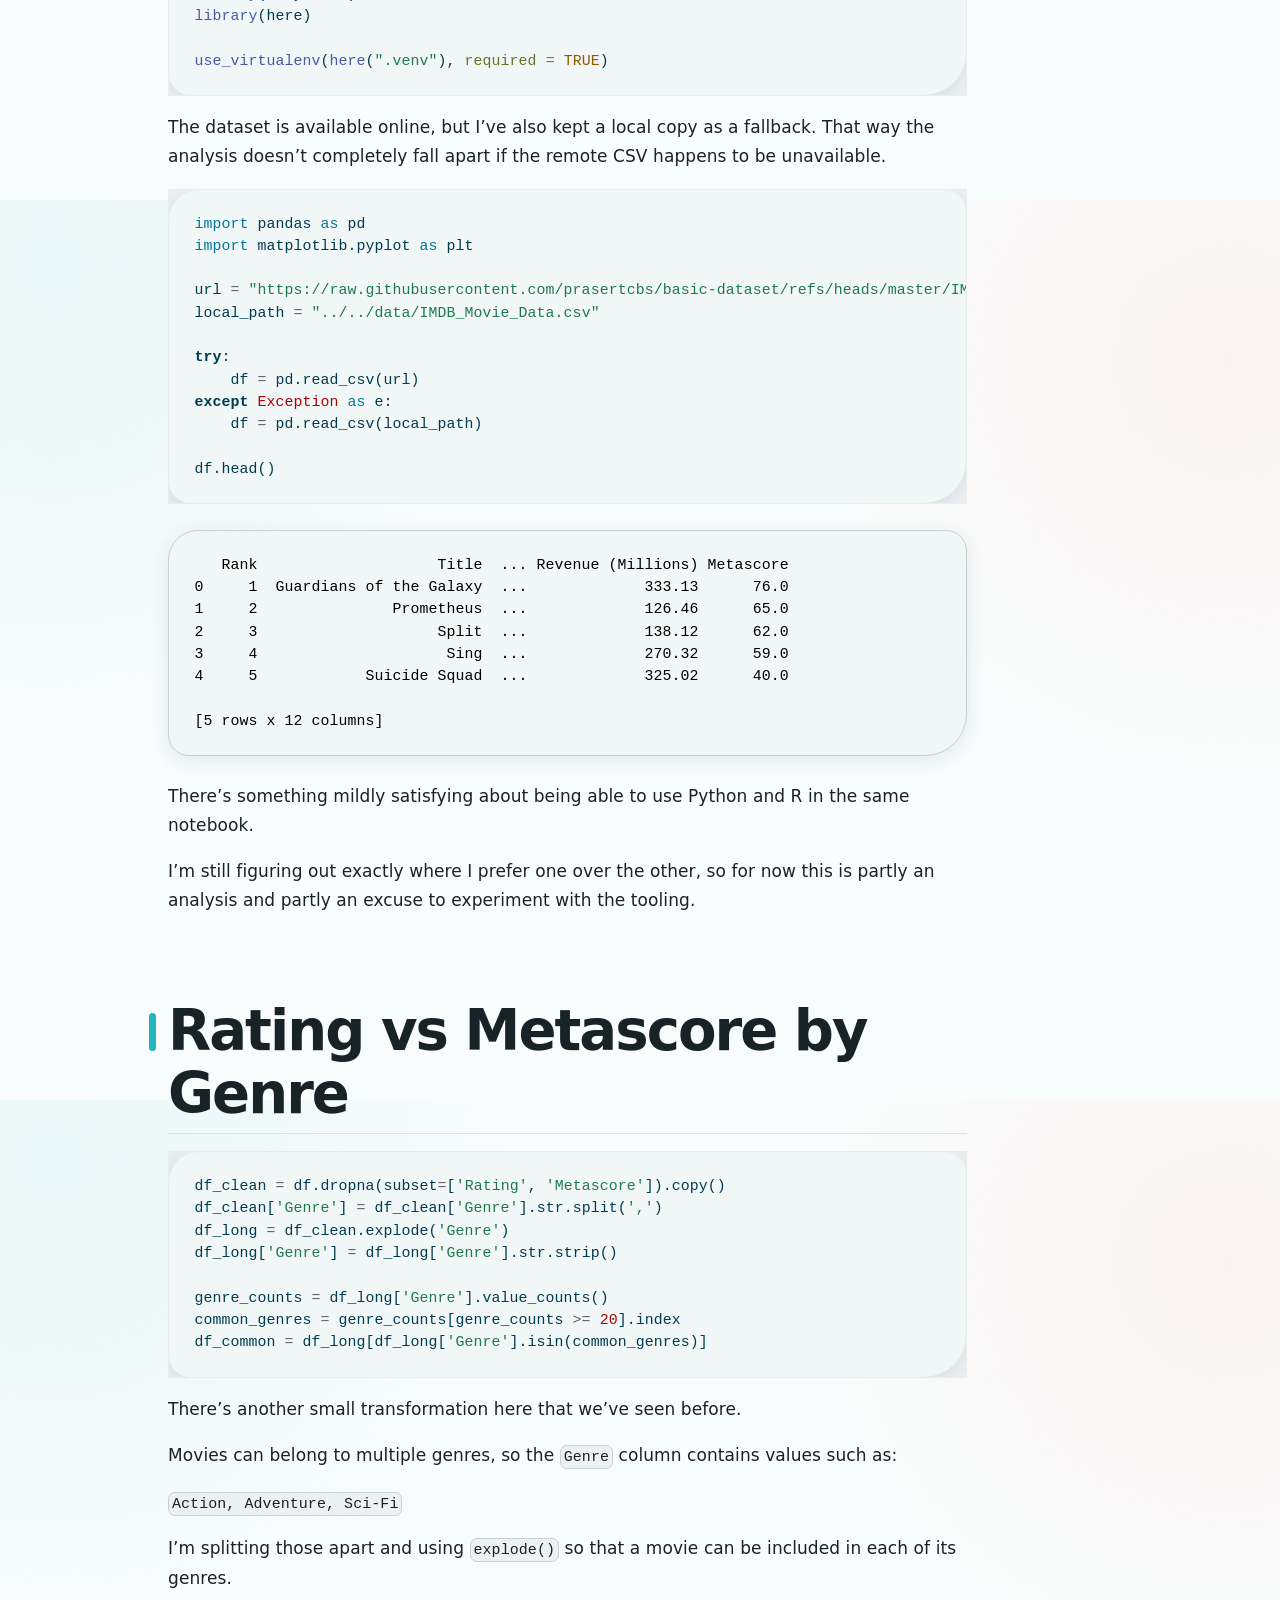
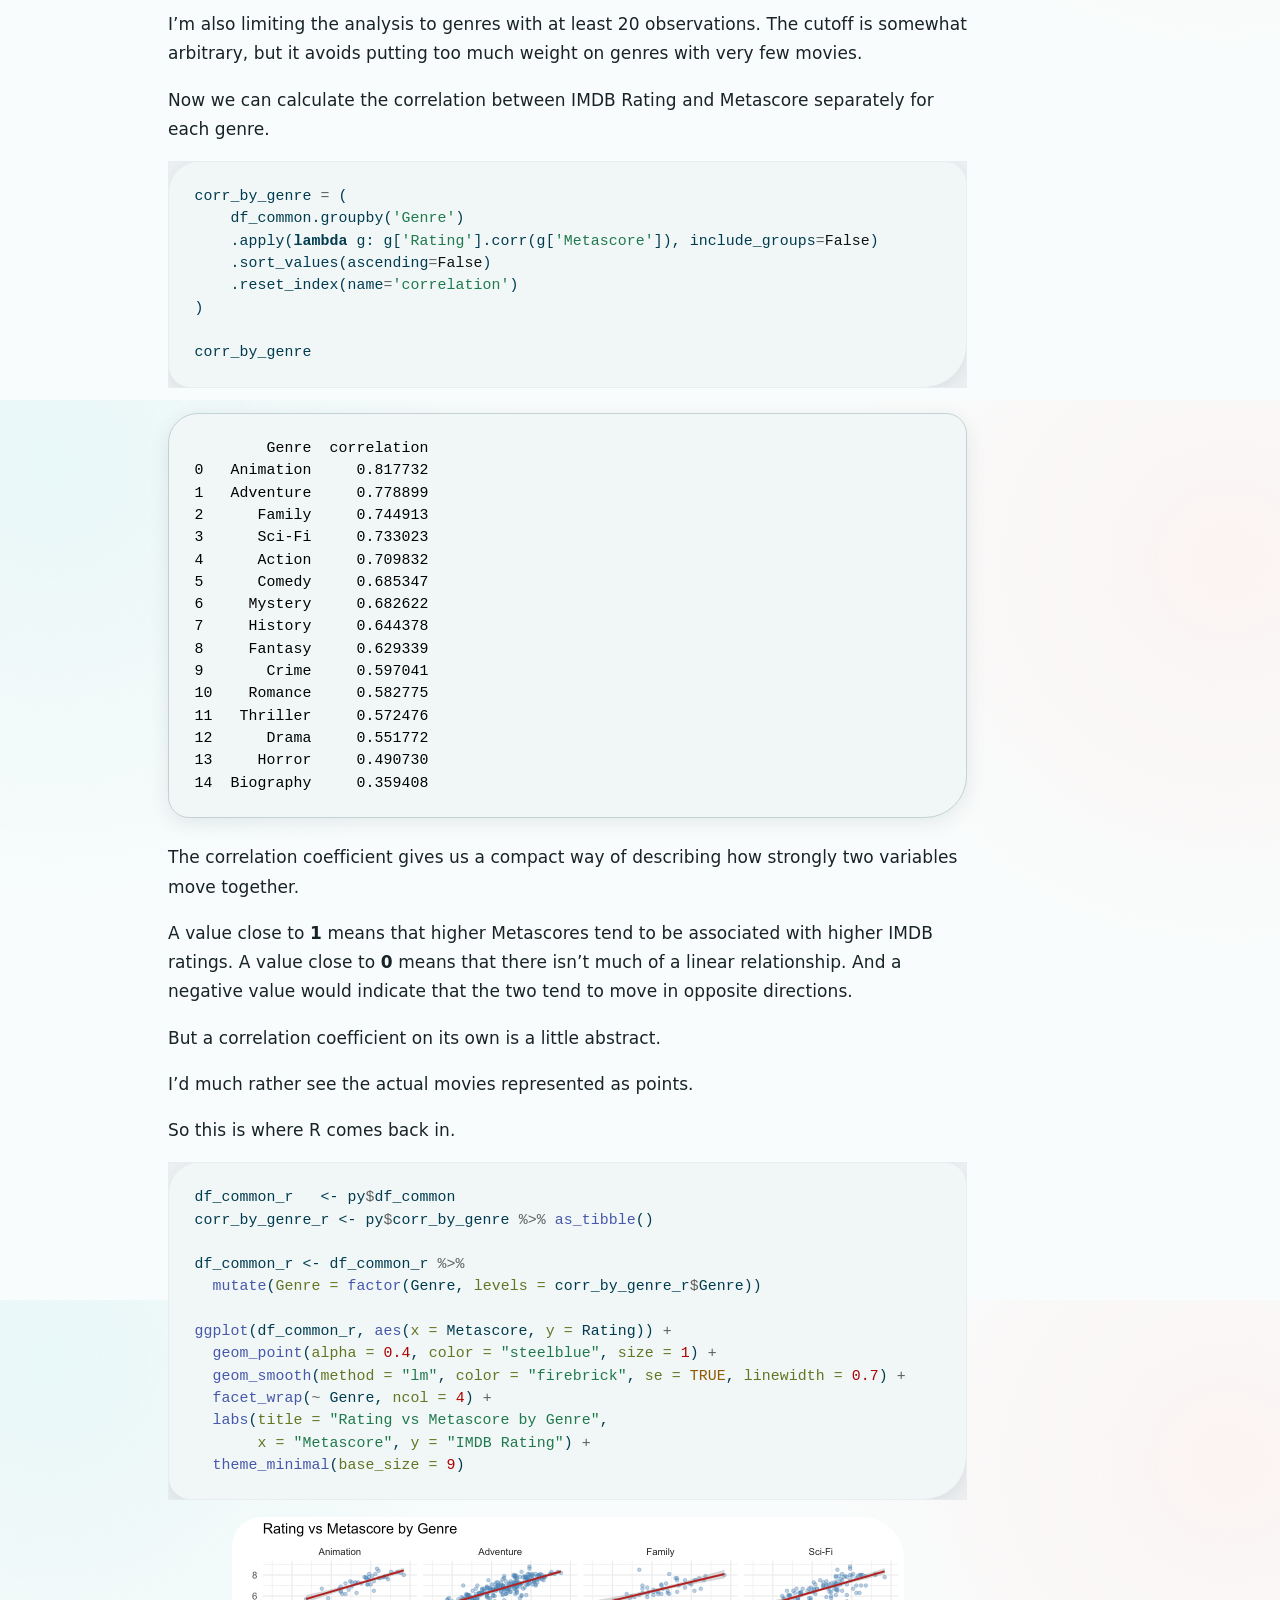
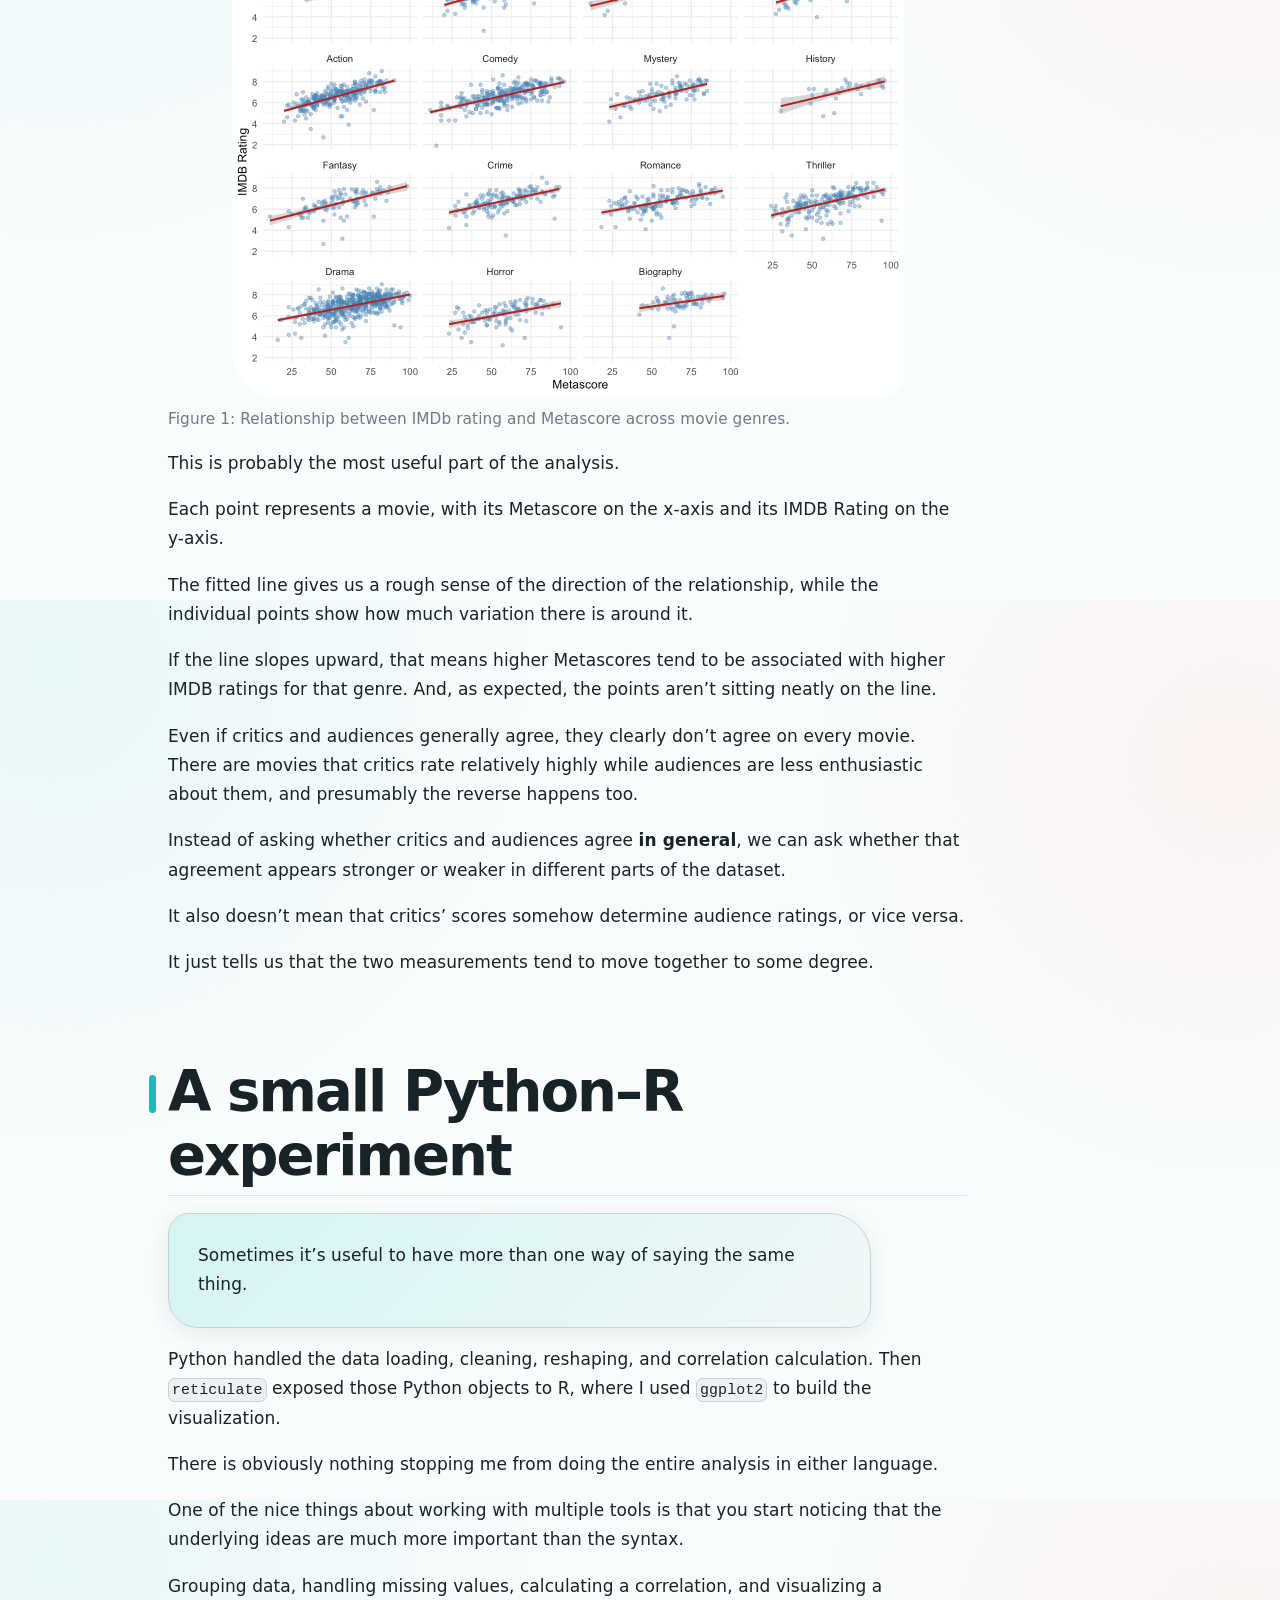
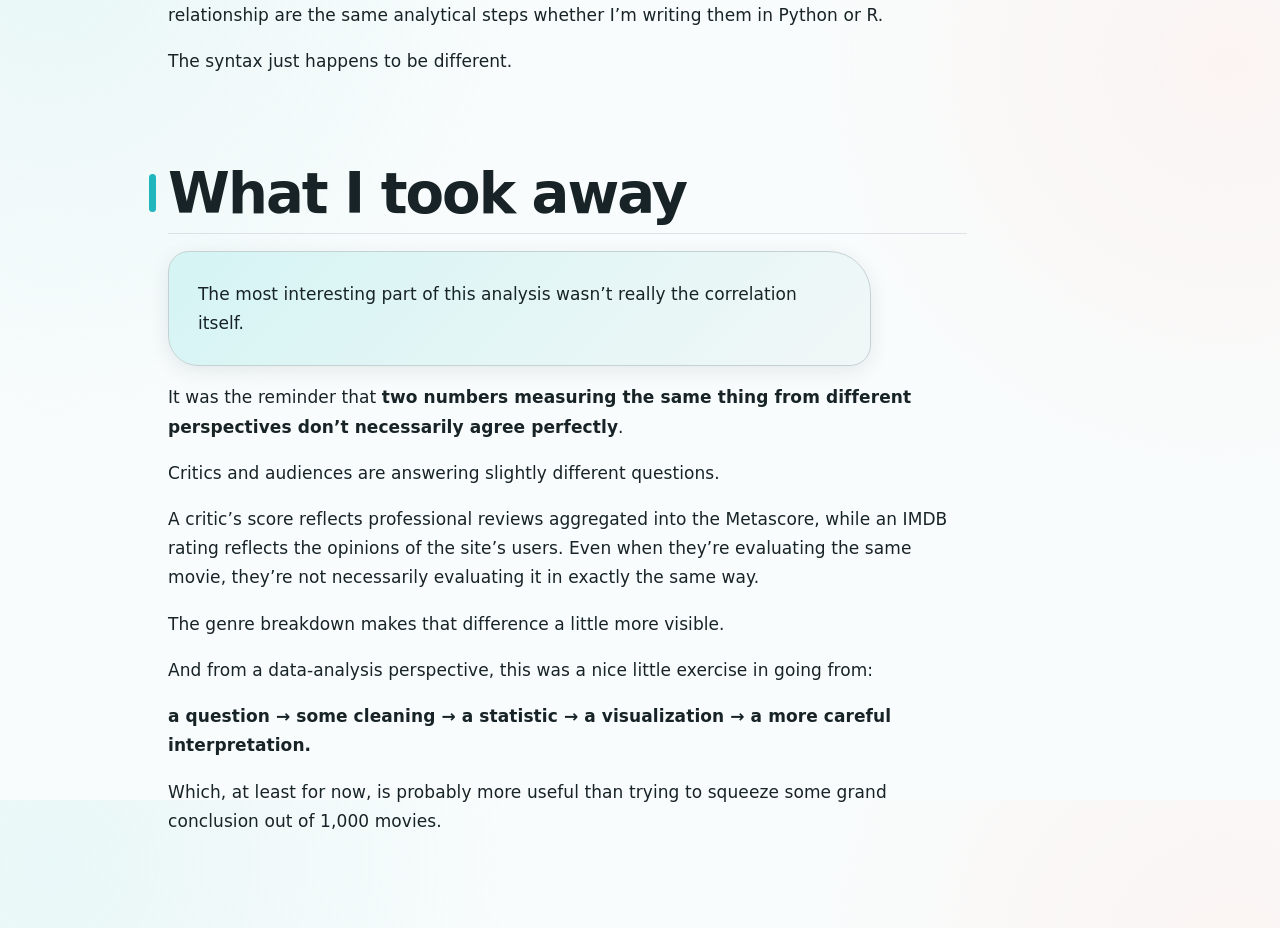
<file: docs/posts/python-r-post/index.html>
<!DOCTYPE html>
<html xmlns="http://www.w3.org/1999/xhtml" lang="en" xml:lang="en"><head>

<meta charset="utf-8">
<meta name="generator" content="quarto-1.10.18">

<meta name="viewport" content="width=device-width, initial-scale=1.0, user-scalable=yes">

<meta name="author" content="Shravan Chandra">
<meta name="dcterms.date" content="2026-09-23">

<title>A Little Analysis with Python &amp; R – Shravan Chandra</title>
<style>
/* Default styles provided by pandoc.
** See https://pandoc.org/MANUAL.html#variables-for-html for config info.
*/
span.smallcaps{font-variant: small-caps;}
div.columns{display: flex; gap: 1.5em;}
div.column{flex: auto;}
@media screen {
div.columns{gap: min(4vw, 1.5em);}
div.column{overflow-x: auto;}
}
div.hanging-indent{margin-left: 1.5em; text-indent: -1.5em;}
ul.task-list{list-style: none;}
ul.task-list li input[type="checkbox"] {
  width: 0.8em;
  margin: 0 0.8em 0.2em -1em; /* quarto-specific, see https://github.com/quarto-dev/quarto-cli/issues/4556 */ 
  vertical-align: middle;
}
/* CSS for syntax highlighting */
html { -webkit-text-size-adjust: 100%; }
pre > code.sourceCode { white-space: pre; position: relative; }
pre > code.sourceCode > span { display: inline-block; line-height: 1.25; }
pre > code.sourceCode > span:empty { height: 1.2em; }
.sourceCode { overflow: visible; }
code.sourceCode > span { color: inherit; text-decoration: inherit; }
div.sourceCode { margin: 1em 0; }
pre.sourceCode { margin: 0; }
@media screen {
div.sourceCode { overflow: auto; }
}
@media print {
pre > code.sourceCode { white-space: pre-wrap; }
pre > code.sourceCode > span { text-indent: -5em; padding-left: 5em; }
}
pre.numberSource code
  { counter-reset: source-line 0; }
pre.numberSource code > span
  { position: relative; left: -4em; counter-increment: source-line; }
pre.numberSource code > span > a:first-child::before
  { content: counter(source-line);
    position: relative; left: -1em; text-align: right; vertical-align: baseline;
    border: none; display: inline-block;
    -webkit-touch-callout: none; -webkit-user-select: none;
    -khtml-user-select: none; -moz-user-select: none;
    -ms-user-select: none; user-select: none;
    padding: 0 4px; width: 4em;
  }
pre.numberSource { margin-left: 3em;  padding-left: 4px; }
div.sourceCode
  {   }
@media screen {
pre > code.sourceCode > span > a:first-child::before { text-decoration: underline; }
}
</style>


<script src="../../site_libs/quarto-nav/quarto-nav.js"></script>
<script src="../../site_libs/quarto-nav/headroom.min.js"></script>
<script src="../../site_libs/clipboard/clipboard.min.js"></script>
<script src="../../site_libs/quarto-search/autocomplete.umd.js"></script>
<script src="../../site_libs/quarto-search/fuse.min.js"></script>
<script src="../../site_libs/quarto-search/quarto-search.js"></script>
<meta name="quarto:offset" content="../../">
<script src="../../site_libs/quarto-html/quarto.js" type="module"></script>
<script src="../../site_libs/quarto-html/tabsets/tabsets.js" type="module"></script>
<script src="../../site_libs/quarto-html/popper.min.js"></script>
<script src="../../site_libs/quarto-html/tippy.umd.min.js"></script>
<script src="../../site_libs/quarto-html/anchor.min.js"></script>
<link href="../../site_libs/quarto-html/tippy.css" rel="stylesheet">
<link href="../../site_libs/quarto-html/quarto-syntax-highlighting-64a204ab8560d761af7679ceaba22944.css" rel="stylesheet" id="quarto-text-highlighting-styles">
<script src="../../site_libs/bootstrap/bootstrap.min.js"></script>
<link href="../../site_libs/bootstrap/bootstrap-icons.css" rel="stylesheet">
<link href="../../site_libs/bootstrap/bootstrap-445b8638c3d06994fee0907d791121c4.min.css" rel="stylesheet" append-hash="true" id="quarto-bootstrap" data-mode="light">
<script id="quarto-search-options" type="application/json">{
  "location": "navbar",
  "copy-button": false,
  "collapse-after": 3,
  "panel-placement": "end",
  "type": "overlay",
  "limit": 50,
  "keyboard-shortcut": [
    "f",
    "/",
    "s"
  ],
  "show-item-context": false,
  "language": {
    "search-no-results-text": "No results",
    "search-matching-documents-text": "matching documents",
    "search-copy-link-title": "Copy link to search",
    "search-hide-matches-text": "Hide additional matches",
    "search-more-match-text": "more match in this document",
    "search-more-matches-text": "more matches in this document",
    "search-clear-button-title": "Clear",
    "search-text-placeholder": "",
    "search-detached-cancel-button-title": "Cancel",
    "search-submit-button-title": "Submit",
    "search-label": "Search"
  }
}</script>


<link rel="stylesheet" href="../../m3e.css">
</head>

<body class="nav-fixed quarto-light">

<div id="quarto-search-results"></div>
  <header id="quarto-header" class="headroom fixed-top">
    <nav class="navbar navbar-expand-lg " data-bs-theme="dark">
      <div class="navbar-container container-fluid">
      <div class="navbar-brand-container mx-auto">
    <a class="navbar-brand" href="../../index.html">
    <span class="navbar-title">Shravan Chandra</span>
    </a>
  </div>
            <div id="quarto-search" class="" title="Search"></div>
          <button class="navbar-toggler" type="button" data-bs-toggle="collapse" data-bs-target="#navbarCollapse" aria-controls="navbarCollapse" role="menu" aria-expanded="false" aria-label="Toggle navigation" onclick="if (window.quartoToggleHeadroom) { window.quartoToggleHeadroom(); }">
  <span class="navbar-toggler-icon"></span>
</button>
          <div class="collapse navbar-collapse" id="navbarCollapse">
            <ul class="navbar-nav navbar-nav-scroll me-auto">
  <li class="nav-item">
    <a class="nav-link" href="../../index.html"> 
<span class="menu-text">Home</span></a>
  </li>  
  <li class="nav-item">
    <a class="nav-link" href="../../about.html"> 
<span class="menu-text">About</span></a>
  </li>  
  <li class="nav-item">
    <a class="nav-link" href="../../blog.html"> 
<span class="menu-text">Blog</span></a>
  </li>  
</ul>
          </div> <!-- /navcollapse -->
            <div class="quarto-navbar-tools">
</div>
      </div> <!-- /container-fluid -->
    </nav>
</header>
<!-- content -->
<div id="quarto-content" class="quarto-container page-columns page-rows-contents page-layout-article page-navbar">
<!-- sidebar -->
<!-- margin-sidebar -->
    <div id="quarto-margin-sidebar" class="sidebar margin-sidebar">
        <nav id="TOC" role="doc-toc" class="toc-active">
    <h2 id="toc-title">On this page</h2>
   
  <ul>
  <li><a href="#data-reading-setup" id="toc-data-reading-setup" class="nav-link active" data-scroll-target="#data-reading-setup">Data Reading &amp; Setup</a></li>
  <li><a href="#rating-vs-metascore-by-genre" id="toc-rating-vs-metascore-by-genre" class="nav-link" data-scroll-target="#rating-vs-metascore-by-genre">Rating vs Metascore by Genre</a></li>
  <li><a href="#a-small-pythonr-experiment" id="toc-a-small-pythonr-experiment" class="nav-link" data-scroll-target="#a-small-pythonr-experiment">A small Python–R experiment</a></li>
  <li><a href="#what-i-took-away" id="toc-what-i-took-away" class="nav-link" data-scroll-target="#what-i-took-away">What I took away</a></li>
  </ul>
</nav>
    </div>
<!-- main -->
<main class="content" id="quarto-document-content">

<header id="title-block-header" class="quarto-title-block default">
<div class="quarto-title">
<h1 class="title">A Little Analysis with Python &amp; R</h1>
<p class="subtitle lead">Do critics and audiences actually agree?</p>
</div>



<div class="quarto-title-meta">

    <div>
    <div class="quarto-title-meta-heading">Author</div>
    <div class="quarto-title-meta-contents">
             <p>Shravan Chandra </p>
          </div>
  </div>
    
    <div>
    <div class="quarto-title-meta-heading">Published</div>
    <div class="quarto-title-meta-contents">
      <p class="date">September 23, 2026</p>
    </div>
  </div>
  
    
  </div>
  


</header>


<p>I’ve been playing around with the IMDB dataset again, this time with both Python and R.</p>
<p>The question this time is a little more interesting than simply asking which movies have the highest ratings:</p>
<p><strong>Do critics and audiences generally agree on which movies are good?</strong></p>
<p>The dataset gives us two useful numbers for this:</p>
<ul>
<li><strong>IMDB Rating</strong> — the audience rating for a movie.</li>
<li><strong>Metascore</strong> — an aggregate score based on professional critics’ reviews.</li>
</ul>
<p>If the two tend to move together, we’d expect movies with high Metascores to also have high IMDB ratings.</p>
<p>But I was also curious whether that relationship changes depending on the genre.</p>
<p>So, rather than calculating one correlation for the entire dataset, I’m going to break it down by genre and see what happens.</p>
<section id="data-reading-setup" class="level2">
<h2 class="anchored" data-anchor-id="data-reading-setup">Data Reading &amp; Setup</h2>
<p>This time I’m using both R and Python.</p>
<p>R handles the overall setup and visualization, while Python does the initial data manipulation. <code>reticulate</code> lets the two environments talk to each other, which means I don’t have to choose between them.</p>
<div class="cell">
<div class="code-copy-outer-scaffold"><div class="sourceCode cell-code" id="cb1"><pre class="sourceCode r code-with-copy"><code class="sourceCode r"><span id="cb1-1"><a href="#cb1-1" aria-hidden="true" tabindex="-1"></a><span class="fu">library</span>(reticulate)</span>
<span id="cb1-2"><a href="#cb1-2" aria-hidden="true" tabindex="-1"></a><span class="fu">library</span>(tidyverse)</span>
<span id="cb1-3"><a href="#cb1-3" aria-hidden="true" tabindex="-1"></a><span class="fu">library</span>(here)</span>
<span id="cb1-4"><a href="#cb1-4" aria-hidden="true" tabindex="-1"></a></span>
<span id="cb1-5"><a href="#cb1-5" aria-hidden="true" tabindex="-1"></a><span class="fu">use_virtualenv</span>(<span class="fu">here</span>(<span class="st">".venv"</span>), <span class="at">required =</span> <span class="cn">TRUE</span>)</span></code></pre></div><button title="Copy to Clipboard" class="code-copy-button"><i class="bi"></i></button></div>
</div>
<p>The dataset is available online, but I’ve also kept a local copy as a fallback. That way the analysis doesn’t completely fall apart if the remote CSV happens to be unavailable.</p>
<div class="cell">
<div class="code-copy-outer-scaffold"><div class="sourceCode cell-code" id="cb2"><pre class="sourceCode python code-with-copy"><code class="sourceCode python"><span id="cb2-1"><a href="#cb2-1" aria-hidden="true" tabindex="-1"></a><span class="im">import</span> pandas <span class="im">as</span> pd</span>
<span id="cb2-2"><a href="#cb2-2" aria-hidden="true" tabindex="-1"></a><span class="im">import</span> matplotlib.pyplot <span class="im">as</span> plt</span>
<span id="cb2-3"><a href="#cb2-3" aria-hidden="true" tabindex="-1"></a></span>
<span id="cb2-4"><a href="#cb2-4" aria-hidden="true" tabindex="-1"></a>url <span class="op">=</span> <span class="st">"https://raw.githubusercontent.com/prasertcbs/basic-dataset/refs/heads/master/IMDB_Movie_1000_Data.csv"</span></span>
<span id="cb2-5"><a href="#cb2-5" aria-hidden="true" tabindex="-1"></a>local_path <span class="op">=</span> <span class="st">"../../data/IMDB_Movie_Data.csv"</span></span>
<span id="cb2-6"><a href="#cb2-6" aria-hidden="true" tabindex="-1"></a></span>
<span id="cb2-7"><a href="#cb2-7" aria-hidden="true" tabindex="-1"></a><span class="cf">try</span>:</span>
<span id="cb2-8"><a href="#cb2-8" aria-hidden="true" tabindex="-1"></a>    df <span class="op">=</span> pd.read_csv(url)</span>
<span id="cb2-9"><a href="#cb2-9" aria-hidden="true" tabindex="-1"></a><span class="cf">except</span> <span class="pp">Exception</span> <span class="im">as</span> e:</span>
<span id="cb2-10"><a href="#cb2-10" aria-hidden="true" tabindex="-1"></a>    df <span class="op">=</span> pd.read_csv(local_path)</span>
<span id="cb2-11"><a href="#cb2-11" aria-hidden="true" tabindex="-1"></a>    </span>
<span id="cb2-12"><a href="#cb2-12" aria-hidden="true" tabindex="-1"></a>df.head()</span></code></pre></div><button title="Copy to Clipboard" class="code-copy-button"><i class="bi"></i></button></div>
<div class="cell-output cell-output-stdout">
<pre><code>   Rank                    Title  ... Revenue (Millions) Metascore
0     1  Guardians of the Galaxy  ...             333.13      76.0
1     2               Prometheus  ...             126.46      65.0
2     3                    Split  ...             138.12      62.0
3     4                     Sing  ...             270.32      59.0
4     5            Suicide Squad  ...             325.02      40.0

[5 rows x 12 columns]</code></pre>
</div>
</div>
<p>There’s something mildly satisfying about being able to use Python and R in the same notebook.</p>
<p>I’m still figuring out exactly where I prefer one over the other, so for now this is partly an analysis and partly an excuse to experiment with the tooling.</p>
</section>
<section id="rating-vs-metascore-by-genre" class="level2">
<h2 class="anchored" data-anchor-id="rating-vs-metascore-by-genre">Rating vs Metascore by Genre</h2>
<div class="cell">
<div class="code-copy-outer-scaffold"><div class="sourceCode cell-code" id="cb4"><pre class="sourceCode python code-with-copy"><code class="sourceCode python"><span id="cb4-1"><a href="#cb4-1" aria-hidden="true" tabindex="-1"></a>df_clean <span class="op">=</span> df.dropna(subset<span class="op">=</span>[<span class="st">'Rating'</span>, <span class="st">'Metascore'</span>]).copy()</span>
<span id="cb4-2"><a href="#cb4-2" aria-hidden="true" tabindex="-1"></a>df_clean[<span class="st">'Genre'</span>] <span class="op">=</span> df_clean[<span class="st">'Genre'</span>].<span class="bu">str</span>.split(<span class="st">','</span>)</span>
<span id="cb4-3"><a href="#cb4-3" aria-hidden="true" tabindex="-1"></a>df_long <span class="op">=</span> df_clean.explode(<span class="st">'Genre'</span>)</span>
<span id="cb4-4"><a href="#cb4-4" aria-hidden="true" tabindex="-1"></a>df_long[<span class="st">'Genre'</span>] <span class="op">=</span> df_long[<span class="st">'Genre'</span>].<span class="bu">str</span>.strip()</span>
<span id="cb4-5"><a href="#cb4-5" aria-hidden="true" tabindex="-1"></a></span>
<span id="cb4-6"><a href="#cb4-6" aria-hidden="true" tabindex="-1"></a>genre_counts <span class="op">=</span> df_long[<span class="st">'Genre'</span>].value_counts()</span>
<span id="cb4-7"><a href="#cb4-7" aria-hidden="true" tabindex="-1"></a>common_genres <span class="op">=</span> genre_counts[genre_counts <span class="op">&gt;=</span> <span class="dv">20</span>].index</span>
<span id="cb4-8"><a href="#cb4-8" aria-hidden="true" tabindex="-1"></a>df_common <span class="op">=</span> df_long[df_long[<span class="st">'Genre'</span>].isin(common_genres)]</span></code></pre></div><button title="Copy to Clipboard" class="code-copy-button"><i class="bi"></i></button></div>
</div>
<p>There’s another small transformation here that we’ve seen before.</p>
<p>Movies can belong to multiple genres, so the <code>Genre</code> column contains values such as:</p>
<p><code>Action, Adventure, Sci-Fi</code></p>
<p>I’m splitting those apart and using <code>explode()</code> so that a movie can be included in each of its genres.</p>
<p>I’m also limiting the analysis to genres with at least 20 observations. The cutoff is somewhat arbitrary, but it avoids putting too much weight on genres with very few movies.</p>
<p>Now we can calculate the correlation between IMDB Rating and Metascore separately for each genre.</p>
<div class="cell">
<div class="code-copy-outer-scaffold"><div class="sourceCode cell-code" id="cb5"><pre class="sourceCode python code-with-copy"><code class="sourceCode python"><span id="cb5-1"><a href="#cb5-1" aria-hidden="true" tabindex="-1"></a>corr_by_genre <span class="op">=</span> (</span>
<span id="cb5-2"><a href="#cb5-2" aria-hidden="true" tabindex="-1"></a>    df_common.groupby(<span class="st">'Genre'</span>)</span>
<span id="cb5-3"><a href="#cb5-3" aria-hidden="true" tabindex="-1"></a>    .<span class="bu">apply</span>(<span class="kw">lambda</span> g: g[<span class="st">'Rating'</span>].corr(g[<span class="st">'Metascore'</span>]), include_groups<span class="op">=</span><span class="va">False</span>)</span>
<span id="cb5-4"><a href="#cb5-4" aria-hidden="true" tabindex="-1"></a>    .sort_values(ascending<span class="op">=</span><span class="va">False</span>)</span>
<span id="cb5-5"><a href="#cb5-5" aria-hidden="true" tabindex="-1"></a>    .reset_index(name<span class="op">=</span><span class="st">'correlation'</span>)</span>
<span id="cb5-6"><a href="#cb5-6" aria-hidden="true" tabindex="-1"></a>)</span>
<span id="cb5-7"><a href="#cb5-7" aria-hidden="true" tabindex="-1"></a></span>
<span id="cb5-8"><a href="#cb5-8" aria-hidden="true" tabindex="-1"></a>corr_by_genre</span></code></pre></div><button title="Copy to Clipboard" class="code-copy-button"><i class="bi"></i></button></div>
<div class="cell-output cell-output-stdout">
<pre><code>        Genre  correlation
0   Animation     0.817732
1   Adventure     0.778899
2      Family     0.744913
3      Sci-Fi     0.733023
4      Action     0.709832
5      Comedy     0.685347
6     Mystery     0.682622
7     History     0.644378
8     Fantasy     0.629339
9       Crime     0.597041
10    Romance     0.582775
11   Thriller     0.572476
12      Drama     0.551772
13     Horror     0.490730
14  Biography     0.359408</code></pre>
</div>
</div>
<p>The correlation coefficient gives us a compact way of describing how strongly two variables move together.</p>
<p>A value close to <strong>1</strong> means that higher Metascores tend to be associated with higher IMDB ratings. A value close to <strong>0</strong> means that there isn’t much of a linear relationship. And a negative value would indicate that the two tend to move in opposite directions.</p>
<p>But a correlation coefficient on its own is a little abstract.</p>
<p>I’d much rather see the actual movies represented as points.</p>
<p>So this is where R comes back in.</p>
<div class="cell">
<div class="code-copy-outer-scaffold"><div class="sourceCode cell-code" id="cb7"><pre class="sourceCode r code-with-copy"><code class="sourceCode r"><span id="cb7-1"><a href="#cb7-1" aria-hidden="true" tabindex="-1"></a>df_common_r   <span class="ot">&lt;-</span> py<span class="sc">$</span>df_common</span>
<span id="cb7-2"><a href="#cb7-2" aria-hidden="true" tabindex="-1"></a>corr_by_genre_r <span class="ot">&lt;-</span> py<span class="sc">$</span>corr_by_genre <span class="sc">%&gt;%</span> <span class="fu">as_tibble</span>()</span>
<span id="cb7-3"><a href="#cb7-3" aria-hidden="true" tabindex="-1"></a></span>
<span id="cb7-4"><a href="#cb7-4" aria-hidden="true" tabindex="-1"></a>df_common_r <span class="ot">&lt;-</span> df_common_r <span class="sc">%&gt;%</span></span>
<span id="cb7-5"><a href="#cb7-5" aria-hidden="true" tabindex="-1"></a>  <span class="fu">mutate</span>(<span class="at">Genre =</span> <span class="fu">factor</span>(Genre, <span class="at">levels =</span> corr_by_genre_r<span class="sc">$</span>Genre))</span>
<span id="cb7-6"><a href="#cb7-6" aria-hidden="true" tabindex="-1"></a></span>
<span id="cb7-7"><a href="#cb7-7" aria-hidden="true" tabindex="-1"></a><span class="fu">ggplot</span>(df_common_r, <span class="fu">aes</span>(<span class="at">x =</span> Metascore, <span class="at">y =</span> Rating)) <span class="sc">+</span></span>
<span id="cb7-8"><a href="#cb7-8" aria-hidden="true" tabindex="-1"></a>  <span class="fu">geom_point</span>(<span class="at">alpha =</span> <span class="fl">0.4</span>, <span class="at">color =</span> <span class="st">"steelblue"</span>, <span class="at">size =</span> <span class="dv">1</span>) <span class="sc">+</span></span>
<span id="cb7-9"><a href="#cb7-9" aria-hidden="true" tabindex="-1"></a>  <span class="fu">geom_smooth</span>(<span class="at">method =</span> <span class="st">"lm"</span>, <span class="at">color =</span> <span class="st">"firebrick"</span>, <span class="at">se =</span> <span class="cn">TRUE</span>, <span class="at">linewidth =</span> <span class="fl">0.7</span>) <span class="sc">+</span></span>
<span id="cb7-10"><a href="#cb7-10" aria-hidden="true" tabindex="-1"></a>  <span class="fu">facet_wrap</span>(<span class="sc">~</span> Genre, <span class="at">ncol =</span> <span class="dv">4</span>) <span class="sc">+</span></span>
<span id="cb7-11"><a href="#cb7-11" aria-hidden="true" tabindex="-1"></a>  <span class="fu">labs</span>(<span class="at">title =</span> <span class="st">"Rating vs Metascore by Genre"</span>,</span>
<span id="cb7-12"><a href="#cb7-12" aria-hidden="true" tabindex="-1"></a>       <span class="at">x =</span> <span class="st">"Metascore"</span>, <span class="at">y =</span> <span class="st">"IMDB Rating"</span>) <span class="sc">+</span></span>
<span id="cb7-13"><a href="#cb7-13" aria-hidden="true" tabindex="-1"></a>  <span class="fu">theme_minimal</span>(<span class="at">base_size =</span> <span class="dv">9</span>)</span></code></pre></div><button title="Copy to Clipboard" class="code-copy-button"><i class="bi"></i></button></div>
<div class="cell-output-display">
<div id="fig-rating-metascore" class="quarto-float quarto-figure quarto-figure-center anchored">
<figure class="quarto-float quarto-float-fig figure">
<div aria-describedby="fig-rating-metascore-caption-0ceaefa1-69ba-4598-a22c-09a6ac19f8ca">
<img src="index_files/figure-html/fig-rating-metascore-1.png" class="img-fluid figure-img" width="672">
</div>
<figcaption class="quarto-float-caption-bottom quarto-float-caption quarto-float-fig" id="fig-rating-metascore-caption-0ceaefa1-69ba-4598-a22c-09a6ac19f8ca">
Figure&nbsp;1: Relationship between IMDb rating and Metascore across movie genres.
</figcaption>
</figure>
</div>
</div>
</div>
<p>This is probably the most useful part of the analysis.</p>
<p>Each point represents a movie, with its Metascore on the x-axis and its IMDB Rating on the y-axis.</p>
<p>The fitted line gives us a rough sense of the direction of the relationship, while the individual points show how much variation there is around it.</p>
<p>If the line slopes upward, that means higher Metascores tend to be associated with higher IMDB ratings for that genre. And, as expected, the points aren’t sitting neatly on the line.</p>
<p>Even if critics and audiences generally agree, they clearly don’t agree on every movie. There are movies that critics rate relatively highly while audiences are less enthusiastic about them, and presumably the reverse happens too.</p>
<p>Instead of asking whether critics and audiences agree <strong>in general</strong>, we can ask whether that agreement appears stronger or weaker in different parts of the dataset.</p>
<p>It also doesn’t mean that critics’ scores somehow determine audience ratings, or vice versa.</p>
<p>It just tells us that the two measurements tend to move together to some degree.</p>
</section>
<section id="a-small-pythonr-experiment" class="level2">
<h2 class="anchored" data-anchor-id="a-small-pythonr-experiment">A small Python–R experiment</h2>
<p>Sometimes it’s useful to have more than one way of saying the same thing.</p>
<p>Python handled the data loading, cleaning, reshaping, and correlation calculation. Then <code>reticulate</code> exposed those Python objects to R, where I used <code>ggplot2</code> to build the visualization.</p>
<p>There is obviously nothing stopping me from doing the entire analysis in either language.</p>
<p>One of the nice things about working with multiple tools is that you start noticing that the underlying ideas are much more important than the syntax.</p>
<p>Grouping data, handling missing values, calculating a correlation, and visualizing a relationship are the same analytical steps whether I’m writing them in Python or R.</p>
<p>The syntax just happens to be different.</p>
</section>
<section id="what-i-took-away" class="level2">
<h2 class="anchored" data-anchor-id="what-i-took-away">What I took away</h2>
<p>The most interesting part of this analysis wasn’t really the correlation itself.</p>
<p>It was the reminder that <strong>two numbers measuring the same thing from different perspectives don’t necessarily agree perfectly</strong>.</p>
<p>Critics and audiences are answering slightly different questions.</p>
<p>A critic’s score reflects professional reviews aggregated into the Metascore, while an IMDB rating reflects the opinions of the site’s users. Even when they’re evaluating the same movie, they’re not necessarily evaluating it in exactly the same way.</p>
<p>The genre breakdown makes that difference a little more visible.</p>
<p>And from a data-analysis perspective, this was a nice little exercise in going from:</p>
<p><strong>a question → some cleaning → a statistic → a visualization → a more careful interpretation.</strong></p>
<p>Which, at least for now, is probably more useful than trying to squeeze some grand conclusion out of 1,000 movies.</p>


</section>

</main> <!-- /main -->
<script id="quarto-html-after-body" type="application/javascript">
  window.document.addEventListener("DOMContentLoaded", function (event) {
    const icon = "";
    const anchorJS = new window.AnchorJS();
    anchorJS.options = {
      placement: 'right',
      icon: icon
    };
    anchorJS.add('.anchored');
    const isCodeAnnotation = (el) => {
      for (const clz of el.classList) {
        if (clz.startsWith('code-annotation-')) {                     
          return true;
        }
      }
      return false;
    }
    const onCopySuccess = function(e) {
      // button target
      const button = e.trigger;
      // don't keep focus
      button.blur();
      // flash "checked"
      button.classList.add('code-copy-button-checked');
      var currentTitle = button.getAttribute("title");
      button.setAttribute("title", "Copied!");
      let tooltip;
      if (window.bootstrap) {
        button.setAttribute("data-bs-toggle", "tooltip");
        button.setAttribute("data-bs-placement", "left");
        button.setAttribute("data-bs-title", "Copied!");
        tooltip = new bootstrap.Tooltip(button, 
          { trigger: "manual", 
            customClass: "code-copy-button-tooltip",
            offset: [0, -8]});
        tooltip.show();    
      }
      setTimeout(function() {
        if (tooltip) {
          tooltip.hide();
          button.removeAttribute("data-bs-title");
          button.removeAttribute("data-bs-toggle");
          button.removeAttribute("data-bs-placement");
        }
        button.setAttribute("title", currentTitle);
        button.classList.remove('code-copy-button-checked');
      }, 1000);
      // clear code selection
      e.clearSelection();
    }
    const getTextToCopy = function(trigger) {
      const outerScaffold = trigger.parentElement.cloneNode(true);
      const codeEl = outerScaffold.querySelector('code');
      for (const childEl of codeEl.children) {
        if (isCodeAnnotation(childEl)) {
          childEl.remove();
        }
      }
      return codeEl.innerText;
    }
    const clipboard = new window.ClipboardJS('.code-copy-button:not([data-in-quarto-modal])', {
      text: getTextToCopy
    });
    clipboard.on('success', onCopySuccess);
    if (window.document.getElementById('quarto-embedded-source-code-modal')) {
      const clipboardModal = new window.ClipboardJS('.code-copy-button[data-in-quarto-modal]', {
        text: getTextToCopy,
        container: window.document.getElementById('quarto-embedded-source-code-modal')
      });
      clipboardModal.on('success', onCopySuccess);
    }
      var localhostRegex = new RegExp(/^(?:http|https):\/\/localhost\:?[0-9]*\//);
      var mailtoRegex = new RegExp(/^mailto:/);
        var filterRegex = new RegExp('/' + window.location.host + '/');
      var isInternal = (href) => {
          return filterRegex.test(href) || localhostRegex.test(href) || mailtoRegex.test(href);
      }
      // Inspect non-navigation links and adorn them if external
     var links = window.document.querySelectorAll('a[href]:not(.nav-link):not(.navbar-brand):not(.toc-action):not(.sidebar-link):not(.sidebar-item-toggle):not(.pagination-link):not(.no-external):not([aria-hidden]):not(.dropdown-item):not(.quarto-navigation-tool):not(.about-link)');
      for (var i=0; i<links.length; i++) {
        const link = links[i];
        if (!isInternal(link.href)) {
          // undo the damage that might have been done by quarto-nav.js in the case of
          // links that we want to consider external
          if (link.dataset.originalHref !== undefined) {
            link.href = link.dataset.originalHref;
          }
        }
      }
    function tippyHover(el, contentFn, onTriggerFn, onUntriggerFn) {
      const config = {
        allowHTML: true,
        maxWidth: 500,
        delay: 100,
        arrow: false,
        appendTo: function(el) {
            return el.parentElement;
        },
        interactive: true,
        interactiveBorder: 10,
        theme: 'quarto',
        placement: 'bottom-start',
      };
      if (contentFn) {
        config.content = contentFn;
      }
      if (onTriggerFn) {
        config.onTrigger = onTriggerFn;
      }
      if (onUntriggerFn) {
        config.onUntrigger = onUntriggerFn;
      }
      window.tippy(el, config); 
    }
    const noterefs = window.document.querySelectorAll('a[role="doc-noteref"]');
    for (var i=0; i<noterefs.length; i++) {
      const ref = noterefs[i];
      tippyHover(ref, function() {
        // use id or data attribute instead here
        let href = ref.getAttribute('data-footnote-href') || ref.getAttribute('href');
        try { href = new URL(href).hash; } catch {}
        const id = href.replace(/^#\/?/, "");
        const note = window.document.getElementById(id);
        if (note) {
          return note.innerHTML;
        } else {
          return "";
        }
      });
    }
    const xrefs = window.document.querySelectorAll('a.quarto-xref');
    const processXRef = (id, note) => {
      // Strip column container classes
      const stripColumnClz = (el) => {
        el.classList.remove("page-full", "page-columns");
        if (el.children) {
          for (const child of el.children) {
            stripColumnClz(child);
          }
        }
      }
      stripColumnClz(note)
      if (id === null || id.startsWith('sec-')) {
        // Special case sections, only their first couple elements
        const container = document.createElement("div");
        if (note.children && note.children.length > 2) {
          container.appendChild(note.children[0].cloneNode(true));
          for (let i = 1; i < note.children.length; i++) {
            const child = note.children[i];
            if (child.tagName === "P" && child.innerText === "") {
              continue;
            } else {
              container.appendChild(child.cloneNode(true));
              break;
            }
          }
          if (window.Quarto?.typesetMath) {
            window.Quarto.typesetMath(container);
          }
          return container.innerHTML
        } else {
          if (window.Quarto?.typesetMath) {
            window.Quarto.typesetMath(note);
          }
          return note.innerHTML;
        }
      } else {
        // Remove any anchor links if they are present
        const anchorLink = note.querySelector('a.anchorjs-link');
        if (anchorLink) {
          anchorLink.remove();
        }
        if (window.Quarto?.typesetMath) {
          window.Quarto.typesetMath(note);
        }
        if (note.classList.contains("callout")) {
          return note.outerHTML;
        } else {
          return note.innerHTML;
        }
      }
    }
    for (var i=0; i<xrefs.length; i++) {
      const xref = xrefs[i];
      tippyHover(xref, undefined, function(instance) {
        instance.disable();
        let url = xref.getAttribute('href');
        let hash = undefined; 
        if (url.startsWith('#')) {
          hash = url;
        } else {
          try { hash = new URL(url).hash; } catch {}
        }
        if (hash) {
          const id = hash.replace(/^#\/?/, "");
          const note = window.document.getElementById(id);
          if (note !== null) {
            try {
              const html = processXRef(id, note.cloneNode(true));
              instance.setContent(html);
            } finally {
              instance.enable();
              instance.show();
            }
          } else {
            // See if we can fetch this
            fetch(url.split('#')[0])
            .then(res => res.text())
            .then(html => {
              const parser = new DOMParser();
              const htmlDoc = parser.parseFromString(html, "text/html");
              const note = htmlDoc.getElementById(id);
              if (note !== null) {
                const html = processXRef(id, note);
                instance.setContent(html);
              } 
            }).finally(() => {
              instance.enable();
              instance.show();
            });
          }
        } else {
          // See if we can fetch a full url (with no hash to target)
          // This is a special case and we should probably do some content thinning / targeting
          fetch(url)
          .then(res => res.text())
          .then(html => {
            const parser = new DOMParser();
            const htmlDoc = parser.parseFromString(html, "text/html");
            const note = htmlDoc.querySelector('main.content');
            if (note !== null) {
              // This should only happen for chapter cross references
              // (since there is no id in the URL)
              // remove the first header
              if (note.children.length > 0 && note.children[0].tagName === "HEADER") {
                note.children[0].remove();
              }
              const html = processXRef(null, note);
              instance.setContent(html);
            } 
          }).finally(() => {
            instance.enable();
            instance.show();
          });
        }
      }, function(instance) {
      });
    }
        let selectedAnnoteEl;
        const selectorForAnnotation = ( cell, annotation) => {
          let cellAttr = 'data-code-cell="' + cell + '"';
          let lineAttr = 'data-code-annotation="' +  annotation + '"';
          const selector = 'span[' + cellAttr + '][' + lineAttr + ']';
          return selector;
        }
        const selectCodeLines = (annoteEl) => {
          const doc = window.document;
          const targetCell = annoteEl.getAttribute("data-target-cell");
          const targetAnnotation = annoteEl.getAttribute("data-target-annotation");
          const annoteSpan = window.document.querySelector(selectorForAnnotation(targetCell, targetAnnotation));
          const lines = annoteSpan.getAttribute("data-code-lines").split(",");
          const lineIds = lines.map((line) => {
            return targetCell + "-" + line;
          })
          let top = null;
          let height = null;
          let parent = null;
          if (lineIds.length > 0) {
              //compute the position of the single el (top and bottom and make a div)
              const el = window.document.getElementById(lineIds[0]);
              top = el.offsetTop;
              height = el.offsetHeight;
              parent = el.parentElement.parentElement;
            if (lineIds.length > 1) {
              const lastEl = window.document.getElementById(lineIds[lineIds.length - 1]);
              const bottom = lastEl.offsetTop + lastEl.offsetHeight;
              height = bottom - top;
            }
            if (top !== null && height !== null && parent !== null) {
              // cook up a div (if necessary) and position it 
              let div = window.document.getElementById("code-annotation-line-highlight");
              if (div === null) {
                div = window.document.createElement("div");
                div.setAttribute("id", "code-annotation-line-highlight");
                div.style.position = 'absolute';
                parent.appendChild(div);
              }
              div.style.top = top - 2 + "px";
              div.style.height = height + 4 + "px";
              div.style.left = 0;
              let gutterDiv = window.document.getElementById("code-annotation-line-highlight-gutter");
              if (gutterDiv === null) {
                gutterDiv = window.document.createElement("div");
                gutterDiv.setAttribute("id", "code-annotation-line-highlight-gutter");
                gutterDiv.style.position = 'absolute';
                const codeCell = window.document.getElementById(targetCell);
                const gutter = codeCell.querySelector('.code-annotation-gutter');
                gutter.appendChild(gutterDiv);
              }
              gutterDiv.style.top = top - 2 + "px";
              gutterDiv.style.height = height + 4 + "px";
            }
            selectedAnnoteEl = annoteEl;
          }
        };
        const unselectCodeLines = () => {
          const elementsIds = ["code-annotation-line-highlight", "code-annotation-line-highlight-gutter"];
          elementsIds.forEach((elId) => {
            const div = window.document.getElementById(elId);
            if (div) {
              div.remove();
            }
          });
          selectedAnnoteEl = undefined;
        };
          // Handle positioning of the toggle
      window.addEventListener(
        "resize",
        throttle(() => {
          elRect = undefined;
          if (selectedAnnoteEl) {
            selectCodeLines(selectedAnnoteEl);
          }
        }, 10)
      );
      function throttle(fn, ms) {
      let throttle = false;
      let timer;
        return (...args) => {
          if(!throttle) { // first call gets through
              fn.apply(this, args);
              throttle = true;
          } else { // all the others get throttled
              if(timer) clearTimeout(timer); // cancel #2
              timer = setTimeout(() => {
                fn.apply(this, args);
                timer = throttle = false;
              }, ms);
          }
        };
      }
        // Attach click handler to the DT
        const annoteDls = window.document.querySelectorAll('dt[data-target-cell]');
        for (const annoteDlNode of annoteDls) {
          annoteDlNode.addEventListener('click', (event) => {
            const clickedEl = event.target;
            if (clickedEl !== selectedAnnoteEl) {
              unselectCodeLines();
              const activeEl = window.document.querySelector('dt[data-target-cell].code-annotation-active');
              if (activeEl) {
                activeEl.classList.remove('code-annotation-active');
              }
              selectCodeLines(clickedEl);
              clickedEl.classList.add('code-annotation-active');
            } else {
              // Unselect the line
              unselectCodeLines();
              clickedEl.classList.remove('code-annotation-active');
            }
          });
        }
    const findCites = (el) => {
      const parentEl = el.parentElement;
      if (parentEl) {
        const cites = parentEl.dataset.cites;
        if (cites) {
          return {
            el,
            cites: cites.split(' ')
          };
        } else {
          return findCites(el.parentElement)
        }
      } else {
        return undefined;
      }
    };
    var bibliorefs = window.document.querySelectorAll('a[role="doc-biblioref"]');
    for (var i=0; i<bibliorefs.length; i++) {
      const ref = bibliorefs[i];
      const citeInfo = findCites(ref);
      if (citeInfo) {
        tippyHover(citeInfo.el, function() {
          var popup = window.document.createElement('div');
          citeInfo.cites.forEach(function(cite) {
            var citeDiv = window.document.createElement('div');
            citeDiv.classList.add('hanging-indent');
            citeDiv.classList.add('csl-entry');
            var biblioDiv = window.document.getElementById('ref-' + cite);
            if (biblioDiv) {
              citeDiv.innerHTML = biblioDiv.innerHTML;
            }
            popup.appendChild(citeDiv);
          });
          return popup.innerHTML;
        });
      }
    }
  });
  </script>
</div> <!-- /content -->




</body></html>
</file>
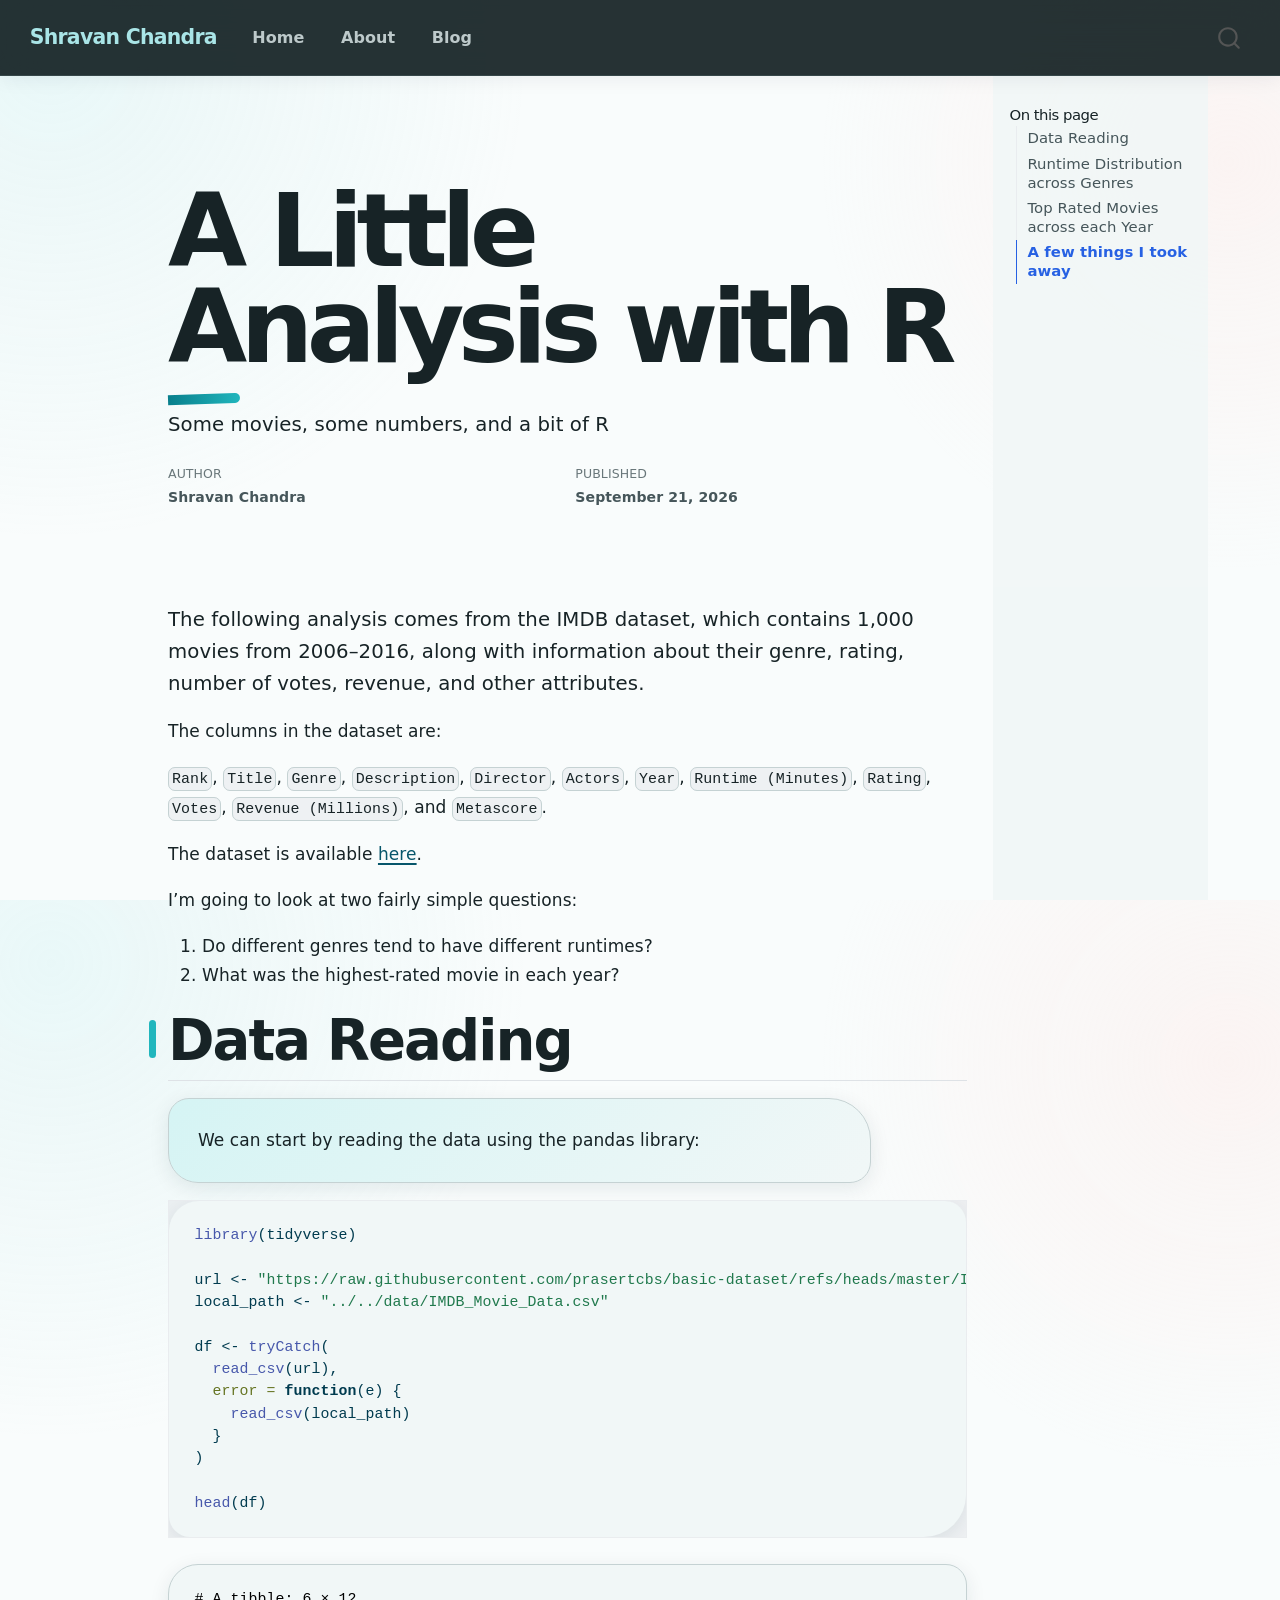
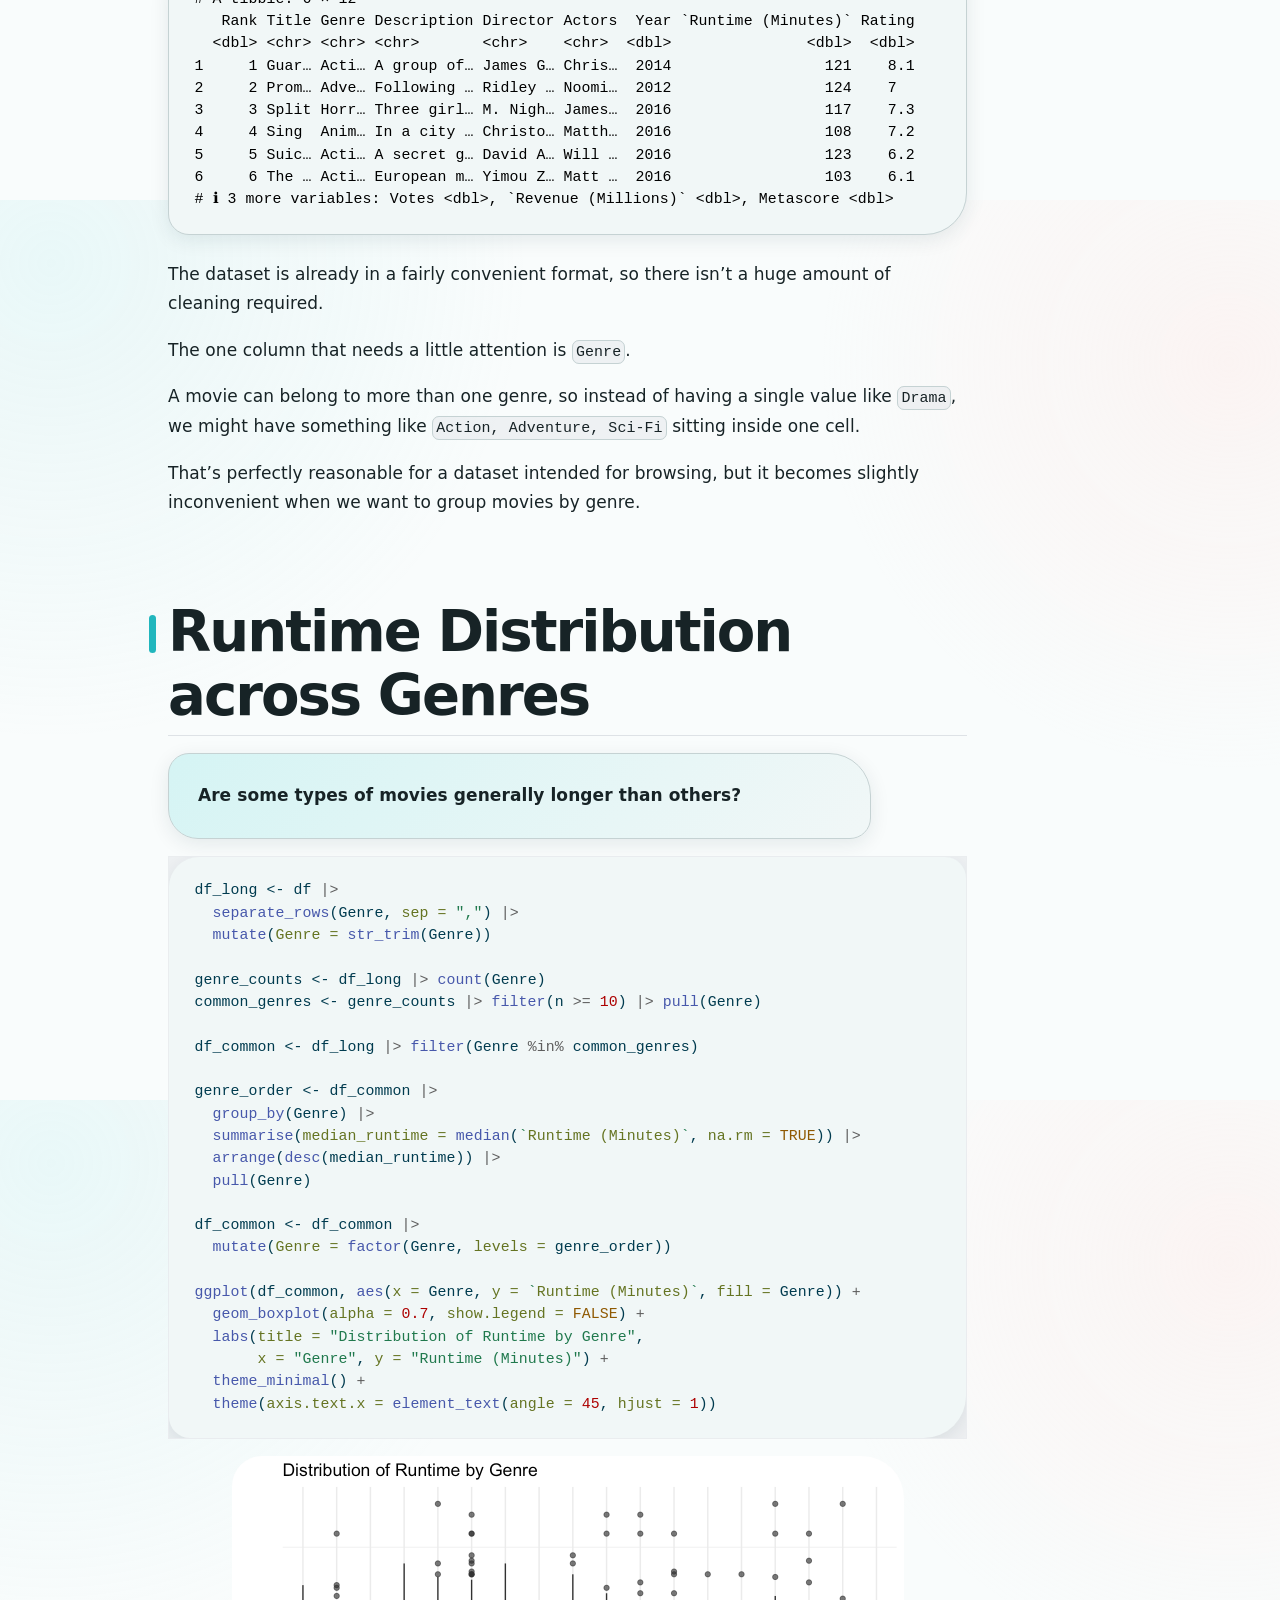
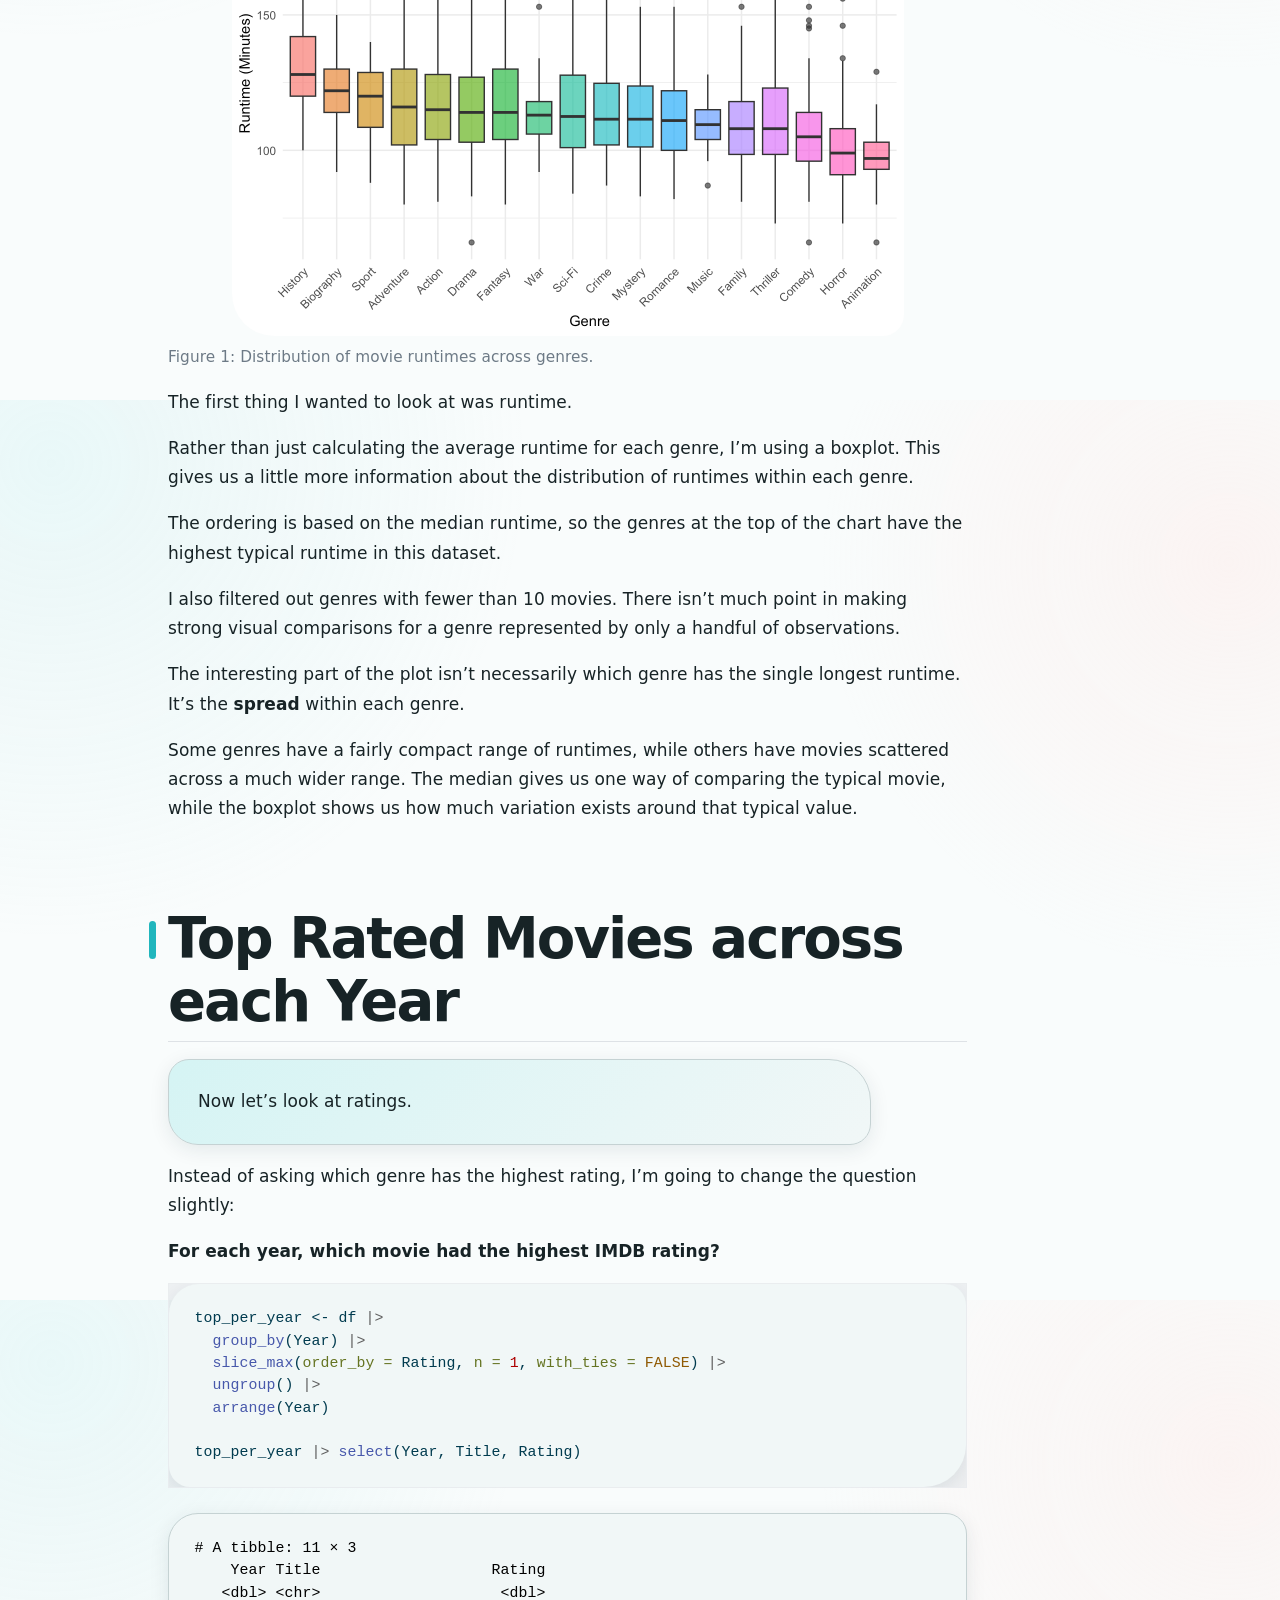
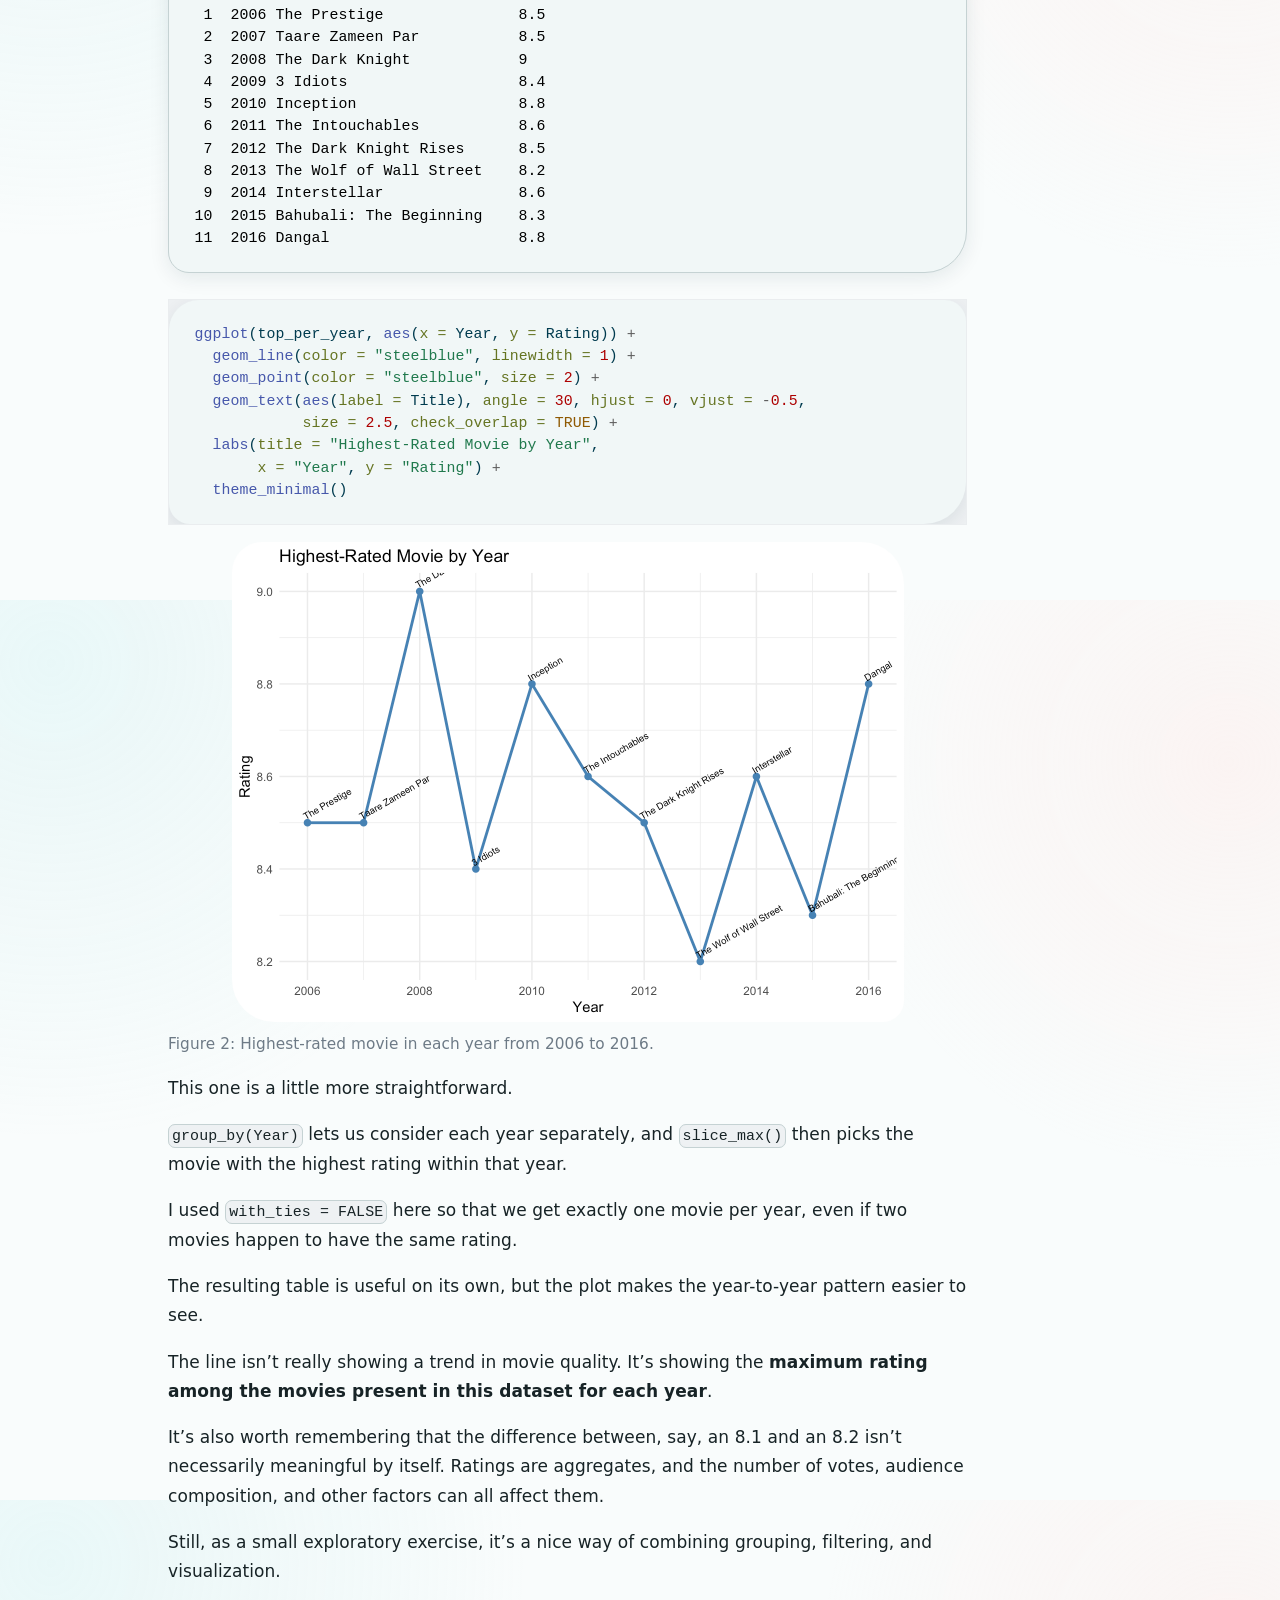
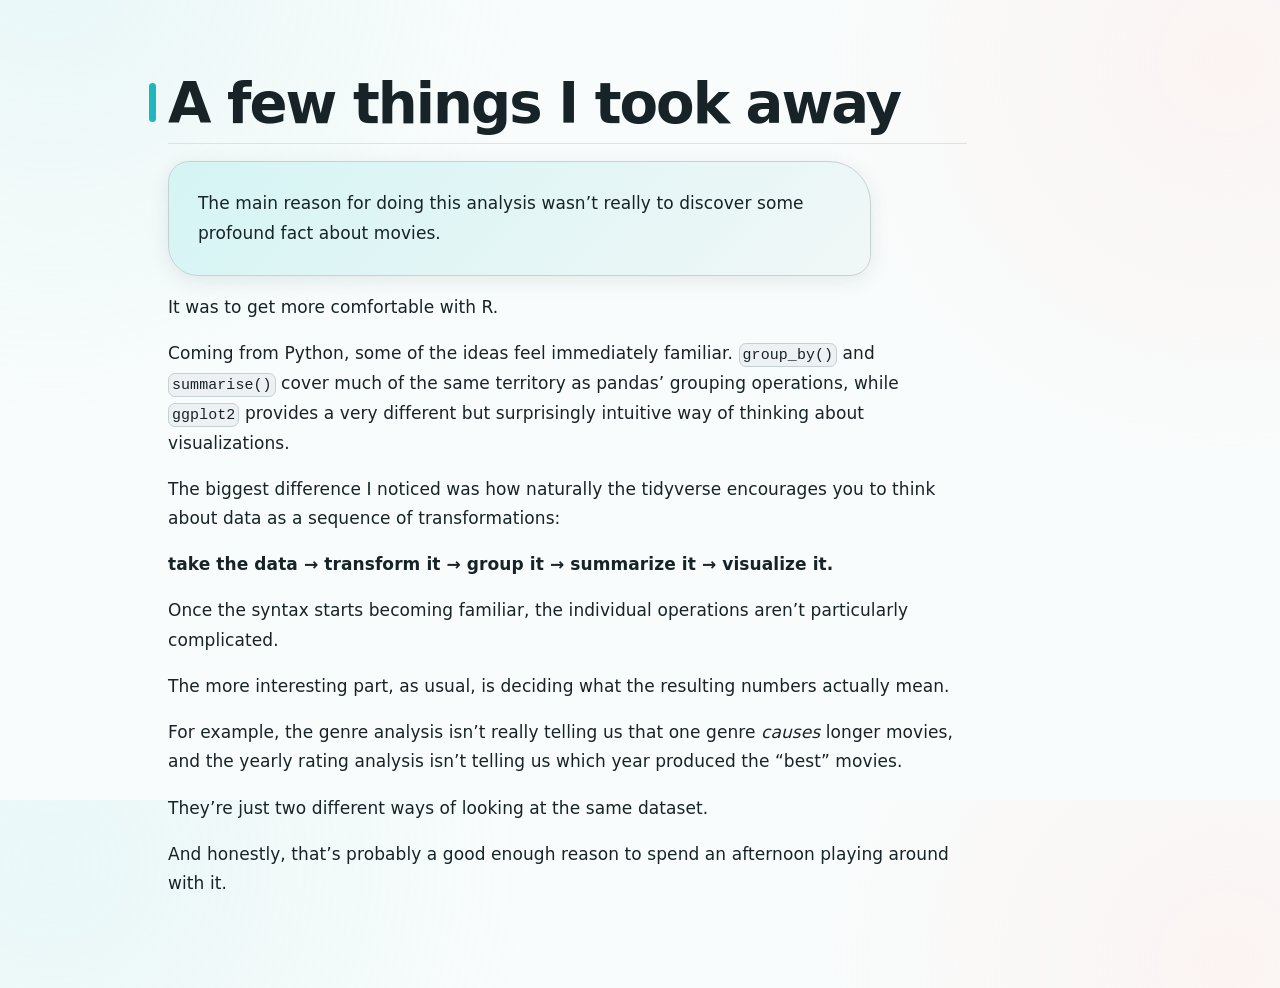
<file: docs/posts/r-post/index.html>
<!DOCTYPE html>
<html xmlns="http://www.w3.org/1999/xhtml" lang="en" xml:lang="en"><head>

<meta charset="utf-8">
<meta name="generator" content="quarto-1.10.18">

<meta name="viewport" content="width=device-width, initial-scale=1.0, user-scalable=yes">

<meta name="author" content="Shravan Chandra">
<meta name="dcterms.date" content="2026-09-21">

<title>A Little Analysis with R – Shravan Chandra</title>
<style>
/* Default styles provided by pandoc.
** See https://pandoc.org/MANUAL.html#variables-for-html for config info.
*/
span.smallcaps{font-variant: small-caps;}
div.columns{display: flex; gap: 1.5em;}
div.column{flex: auto;}
@media screen {
div.columns{gap: min(4vw, 1.5em);}
div.column{overflow-x: auto;}
}
div.hanging-indent{margin-left: 1.5em; text-indent: -1.5em;}
ul.task-list{list-style: none;}
ul.task-list li input[type="checkbox"] {
  width: 0.8em;
  margin: 0 0.8em 0.2em -1em; /* quarto-specific, see https://github.com/quarto-dev/quarto-cli/issues/4556 */ 
  vertical-align: middle;
}
/* CSS for syntax highlighting */
html { -webkit-text-size-adjust: 100%; }
pre > code.sourceCode { white-space: pre; position: relative; }
pre > code.sourceCode > span { display: inline-block; line-height: 1.25; }
pre > code.sourceCode > span:empty { height: 1.2em; }
.sourceCode { overflow: visible; }
code.sourceCode > span { color: inherit; text-decoration: inherit; }
div.sourceCode { margin: 1em 0; }
pre.sourceCode { margin: 0; }
@media screen {
div.sourceCode { overflow: auto; }
}
@media print {
pre > code.sourceCode { white-space: pre-wrap; }
pre > code.sourceCode > span { text-indent: -5em; padding-left: 5em; }
}
pre.numberSource code
  { counter-reset: source-line 0; }
pre.numberSource code > span
  { position: relative; left: -4em; counter-increment: source-line; }
pre.numberSource code > span > a:first-child::before
  { content: counter(source-line);
    position: relative; left: -1em; text-align: right; vertical-align: baseline;
    border: none; display: inline-block;
    -webkit-touch-callout: none; -webkit-user-select: none;
    -khtml-user-select: none; -moz-user-select: none;
    -ms-user-select: none; user-select: none;
    padding: 0 4px; width: 4em;
  }
pre.numberSource { margin-left: 3em;  padding-left: 4px; }
div.sourceCode
  {   }
@media screen {
pre > code.sourceCode > span > a:first-child::before { text-decoration: underline; }
}
</style>


<script src="../../site_libs/quarto-nav/quarto-nav.js"></script>
<script src="../../site_libs/quarto-nav/headroom.min.js"></script>
<script src="../../site_libs/clipboard/clipboard.min.js"></script>
<script src="../../site_libs/quarto-search/autocomplete.umd.js"></script>
<script src="../../site_libs/quarto-search/fuse.min.js"></script>
<script src="../../site_libs/quarto-search/quarto-search.js"></script>
<meta name="quarto:offset" content="../../">
<script src="../../site_libs/quarto-html/quarto.js" type="module"></script>
<script src="../../site_libs/quarto-html/tabsets/tabsets.js" type="module"></script>
<script src="../../site_libs/quarto-html/popper.min.js"></script>
<script src="../../site_libs/quarto-html/tippy.umd.min.js"></script>
<script src="../../site_libs/quarto-html/anchor.min.js"></script>
<link href="../../site_libs/quarto-html/tippy.css" rel="stylesheet">
<link href="../../site_libs/quarto-html/quarto-syntax-highlighting-64a204ab8560d761af7679ceaba22944.css" rel="stylesheet" id="quarto-text-highlighting-styles">
<script src="../../site_libs/bootstrap/bootstrap.min.js"></script>
<link href="../../site_libs/bootstrap/bootstrap-icons.css" rel="stylesheet">
<link href="../../site_libs/bootstrap/bootstrap-445b8638c3d06994fee0907d791121c4.min.css" rel="stylesheet" append-hash="true" id="quarto-bootstrap" data-mode="light">
<script id="quarto-search-options" type="application/json">{
  "location": "navbar",
  "copy-button": false,
  "collapse-after": 3,
  "panel-placement": "end",
  "type": "overlay",
  "limit": 50,
  "keyboard-shortcut": [
    "f",
    "/",
    "s"
  ],
  "show-item-context": false,
  "language": {
    "search-no-results-text": "No results",
    "search-matching-documents-text": "matching documents",
    "search-copy-link-title": "Copy link to search",
    "search-hide-matches-text": "Hide additional matches",
    "search-more-match-text": "more match in this document",
    "search-more-matches-text": "more matches in this document",
    "search-clear-button-title": "Clear",
    "search-text-placeholder": "",
    "search-detached-cancel-button-title": "Cancel",
    "search-submit-button-title": "Submit",
    "search-label": "Search"
  }
}</script>


<link rel="stylesheet" href="../../m3e.css">
</head>

<body class="nav-fixed quarto-light">

<div id="quarto-search-results"></div>
  <header id="quarto-header" class="headroom fixed-top">
    <nav class="navbar navbar-expand-lg " data-bs-theme="dark">
      <div class="navbar-container container-fluid">
      <div class="navbar-brand-container mx-auto">
    <a class="navbar-brand" href="../../index.html">
    <span class="navbar-title">Shravan Chandra</span>
    </a>
  </div>
            <div id="quarto-search" class="" title="Search"></div>
          <button class="navbar-toggler" type="button" data-bs-toggle="collapse" data-bs-target="#navbarCollapse" aria-controls="navbarCollapse" role="menu" aria-expanded="false" aria-label="Toggle navigation" onclick="if (window.quartoToggleHeadroom) { window.quartoToggleHeadroom(); }">
  <span class="navbar-toggler-icon"></span>
</button>
          <div class="collapse navbar-collapse" id="navbarCollapse">
            <ul class="navbar-nav navbar-nav-scroll me-auto">
  <li class="nav-item">
    <a class="nav-link" href="../../index.html"> 
<span class="menu-text">Home</span></a>
  </li>  
  <li class="nav-item">
    <a class="nav-link" href="../../about.html"> 
<span class="menu-text">About</span></a>
  </li>  
  <li class="nav-item">
    <a class="nav-link" href="../../blog.html"> 
<span class="menu-text">Blog</span></a>
  </li>  
</ul>
          </div> <!-- /navcollapse -->
            <div class="quarto-navbar-tools">
</div>
      </div> <!-- /container-fluid -->
    </nav>
</header>
<!-- content -->
<div id="quarto-content" class="quarto-container page-columns page-rows-contents page-layout-article page-navbar">
<!-- sidebar -->
<!-- margin-sidebar -->
    <div id="quarto-margin-sidebar" class="sidebar margin-sidebar">
        <nav id="TOC" role="doc-toc" class="toc-active">
    <h2 id="toc-title">On this page</h2>
   
  <ul>
  <li><a href="#data-reading" id="toc-data-reading" class="nav-link active" data-scroll-target="#data-reading">Data Reading</a></li>
  <li><a href="#runtime-distribution-across-genres" id="toc-runtime-distribution-across-genres" class="nav-link" data-scroll-target="#runtime-distribution-across-genres">Runtime Distribution across Genres</a></li>
  <li><a href="#top-rated-movies-across-each-year" id="toc-top-rated-movies-across-each-year" class="nav-link" data-scroll-target="#top-rated-movies-across-each-year">Top Rated Movies across each Year</a></li>
  <li><a href="#a-few-things-i-took-away" id="toc-a-few-things-i-took-away" class="nav-link" data-scroll-target="#a-few-things-i-took-away">A few things I took away</a></li>
  </ul>
</nav>
    </div>
<!-- main -->
<main class="content" id="quarto-document-content">

<header id="title-block-header" class="quarto-title-block default">
<div class="quarto-title">
<h1 class="title">A Little Analysis with R</h1>
<p class="subtitle lead">Some movies, some numbers, and a bit of R</p>
</div>



<div class="quarto-title-meta">

    <div>
    <div class="quarto-title-meta-heading">Author</div>
    <div class="quarto-title-meta-contents">
             <p>Shravan Chandra </p>
          </div>
  </div>
    
    <div>
    <div class="quarto-title-meta-heading">Published</div>
    <div class="quarto-title-meta-contents">
      <p class="date">September 21, 2026</p>
    </div>
  </div>
  
    
  </div>
  


</header>


<p>The following analysis comes from the IMDB dataset, which contains 1,000 movies from 2006–2016, along with information about their genre, rating, number of votes, revenue, and other attributes.</p>
<p>The columns in the dataset are:</p>
<p><code>Rank</code>, <code>Title</code>, <code>Genre</code>, <code>Description</code>, <code>Director</code>, <code>Actors</code>, <code>Year</code>, <code>Runtime (Minutes)</code>, <code>Rating</code>, <code>Votes</code>, <code>Revenue (Millions)</code>, and <code>Metascore</code>.</p>
<p>The dataset is available <a href="https://raw.githubusercontent.com/prasertcbs/basic-dataset/refs/heads/master/IMDB_Movie_1000_Data.csv">here</a>.</p>
<p>I’m going to look at two fairly simple questions:</p>
<ol type="1">
<li>Do different genres tend to have different runtimes?</li>
<li>What was the highest-rated movie in each year?</li>
</ol>
<section id="data-reading" class="level2">
<h2 class="anchored" data-anchor-id="data-reading">Data Reading</h2>
<p>We can start by reading the data using the pandas library:</p>
<div class="cell">
<div class="code-copy-outer-scaffold"><div class="sourceCode cell-code" id="cb1"><pre class="sourceCode r code-with-copy"><code class="sourceCode r"><span id="cb1-1"><a href="#cb1-1" aria-hidden="true" tabindex="-1"></a><span class="fu">library</span>(tidyverse)</span>
<span id="cb1-2"><a href="#cb1-2" aria-hidden="true" tabindex="-1"></a></span>
<span id="cb1-3"><a href="#cb1-3" aria-hidden="true" tabindex="-1"></a>url <span class="ot">&lt;-</span> <span class="st">"https://raw.githubusercontent.com/prasertcbs/basic-dataset/refs/heads/master/IMDB_Movie_1000_Data.csv"</span></span>
<span id="cb1-4"><a href="#cb1-4" aria-hidden="true" tabindex="-1"></a>local_path <span class="ot">&lt;-</span> <span class="st">"../../data/IMDB_Movie_Data.csv"</span></span>
<span id="cb1-5"><a href="#cb1-5" aria-hidden="true" tabindex="-1"></a></span>
<span id="cb1-6"><a href="#cb1-6" aria-hidden="true" tabindex="-1"></a>df <span class="ot">&lt;-</span> <span class="fu">tryCatch</span>(</span>
<span id="cb1-7"><a href="#cb1-7" aria-hidden="true" tabindex="-1"></a>  <span class="fu">read_csv</span>(url),</span>
<span id="cb1-8"><a href="#cb1-8" aria-hidden="true" tabindex="-1"></a>  <span class="at">error =</span> <span class="cf">function</span>(e) {</span>
<span id="cb1-9"><a href="#cb1-9" aria-hidden="true" tabindex="-1"></a>    <span class="fu">read_csv</span>(local_path)</span>
<span id="cb1-10"><a href="#cb1-10" aria-hidden="true" tabindex="-1"></a>  }</span>
<span id="cb1-11"><a href="#cb1-11" aria-hidden="true" tabindex="-1"></a>)</span>
<span id="cb1-12"><a href="#cb1-12" aria-hidden="true" tabindex="-1"></a></span>
<span id="cb1-13"><a href="#cb1-13" aria-hidden="true" tabindex="-1"></a><span class="fu">head</span>(df)</span></code></pre></div><button title="Copy to Clipboard" class="code-copy-button"><i class="bi"></i></button></div>
<div class="cell-output cell-output-stdout">
<pre><code># A tibble: 6 × 12
   Rank Title Genre Description Director Actors  Year `Runtime (Minutes)` Rating
  &lt;dbl&gt; &lt;chr&gt; &lt;chr&gt; &lt;chr&gt;       &lt;chr&gt;    &lt;chr&gt;  &lt;dbl&gt;               &lt;dbl&gt;  &lt;dbl&gt;
1     1 Guar… Acti… A group of… James G… Chris…  2014                 121    8.1
2     2 Prom… Adve… Following … Ridley … Noomi…  2012                 124    7  
3     3 Split Horr… Three girl… M. Nigh… James…  2016                 117    7.3
4     4 Sing  Anim… In a city … Christo… Matth…  2016                 108    7.2
5     5 Suic… Acti… A secret g… David A… Will …  2016                 123    6.2
6     6 The … Acti… European m… Yimou Z… Matt …  2016                 103    6.1
# ℹ 3 more variables: Votes &lt;dbl&gt;, `Revenue (Millions)` &lt;dbl&gt;, Metascore &lt;dbl&gt;</code></pre>
</div>
</div>
<p>The dataset is already in a fairly convenient format, so there isn’t a huge amount of cleaning required.</p>
<p>The one column that needs a little attention is <code>Genre</code>.</p>
<p>A movie can belong to more than one genre, so instead of having a single value like <code>Drama</code>, we might have something like <code>Action, Adventure, Sci-Fi</code> sitting inside one cell.</p>
<p>That’s perfectly reasonable for a dataset intended for browsing, but it becomes slightly inconvenient when we want to group movies by genre.</p>
</section>
<section id="runtime-distribution-across-genres" class="level2">
<h2 class="anchored" data-anchor-id="runtime-distribution-across-genres">Runtime Distribution across Genres</h2>
<p><strong>Are some types of movies generally longer than others?</strong></p>
<div class="cell">
<div class="code-copy-outer-scaffold"><div class="sourceCode cell-code" id="cb3"><pre class="sourceCode r code-with-copy"><code class="sourceCode r"><span id="cb3-1"><a href="#cb3-1" aria-hidden="true" tabindex="-1"></a>df_long <span class="ot">&lt;-</span> df <span class="sc">|&gt;</span></span>
<span id="cb3-2"><a href="#cb3-2" aria-hidden="true" tabindex="-1"></a>  <span class="fu">separate_rows</span>(Genre, <span class="at">sep =</span> <span class="st">","</span>) <span class="sc">|&gt;</span></span>
<span id="cb3-3"><a href="#cb3-3" aria-hidden="true" tabindex="-1"></a>  <span class="fu">mutate</span>(<span class="at">Genre =</span> <span class="fu">str_trim</span>(Genre))</span>
<span id="cb3-4"><a href="#cb3-4" aria-hidden="true" tabindex="-1"></a></span>
<span id="cb3-5"><a href="#cb3-5" aria-hidden="true" tabindex="-1"></a>genre_counts <span class="ot">&lt;-</span> df_long <span class="sc">|&gt;</span> <span class="fu">count</span>(Genre)</span>
<span id="cb3-6"><a href="#cb3-6" aria-hidden="true" tabindex="-1"></a>common_genres <span class="ot">&lt;-</span> genre_counts <span class="sc">|&gt;</span> <span class="fu">filter</span>(n <span class="sc">&gt;=</span> <span class="dv">10</span>) <span class="sc">|&gt;</span> <span class="fu">pull</span>(Genre)</span>
<span id="cb3-7"><a href="#cb3-7" aria-hidden="true" tabindex="-1"></a></span>
<span id="cb3-8"><a href="#cb3-8" aria-hidden="true" tabindex="-1"></a>df_common <span class="ot">&lt;-</span> df_long <span class="sc">|&gt;</span> <span class="fu">filter</span>(Genre <span class="sc">%in%</span> common_genres)</span>
<span id="cb3-9"><a href="#cb3-9" aria-hidden="true" tabindex="-1"></a></span>
<span id="cb3-10"><a href="#cb3-10" aria-hidden="true" tabindex="-1"></a>genre_order <span class="ot">&lt;-</span> df_common <span class="sc">|&gt;</span></span>
<span id="cb3-11"><a href="#cb3-11" aria-hidden="true" tabindex="-1"></a>  <span class="fu">group_by</span>(Genre) <span class="sc">|&gt;</span></span>
<span id="cb3-12"><a href="#cb3-12" aria-hidden="true" tabindex="-1"></a>  <span class="fu">summarise</span>(<span class="at">median_runtime =</span> <span class="fu">median</span>(<span class="st">`</span><span class="at">Runtime (Minutes)</span><span class="st">`</span>, <span class="at">na.rm =</span> <span class="cn">TRUE</span>)) <span class="sc">|&gt;</span></span>
<span id="cb3-13"><a href="#cb3-13" aria-hidden="true" tabindex="-1"></a>  <span class="fu">arrange</span>(<span class="fu">desc</span>(median_runtime)) <span class="sc">|&gt;</span></span>
<span id="cb3-14"><a href="#cb3-14" aria-hidden="true" tabindex="-1"></a>  <span class="fu">pull</span>(Genre)</span>
<span id="cb3-15"><a href="#cb3-15" aria-hidden="true" tabindex="-1"></a></span>
<span id="cb3-16"><a href="#cb3-16" aria-hidden="true" tabindex="-1"></a>df_common <span class="ot">&lt;-</span> df_common <span class="sc">|&gt;</span></span>
<span id="cb3-17"><a href="#cb3-17" aria-hidden="true" tabindex="-1"></a>  <span class="fu">mutate</span>(<span class="at">Genre =</span> <span class="fu">factor</span>(Genre, <span class="at">levels =</span> genre_order))</span>
<span id="cb3-18"><a href="#cb3-18" aria-hidden="true" tabindex="-1"></a></span>
<span id="cb3-19"><a href="#cb3-19" aria-hidden="true" tabindex="-1"></a><span class="fu">ggplot</span>(df_common, <span class="fu">aes</span>(<span class="at">x =</span> Genre, <span class="at">y =</span> <span class="st">`</span><span class="at">Runtime (Minutes)</span><span class="st">`</span>, <span class="at">fill =</span> Genre)) <span class="sc">+</span></span>
<span id="cb3-20"><a href="#cb3-20" aria-hidden="true" tabindex="-1"></a>  <span class="fu">geom_boxplot</span>(<span class="at">alpha =</span> <span class="fl">0.7</span>, <span class="at">show.legend =</span> <span class="cn">FALSE</span>) <span class="sc">+</span></span>
<span id="cb3-21"><a href="#cb3-21" aria-hidden="true" tabindex="-1"></a>  <span class="fu">labs</span>(<span class="at">title =</span> <span class="st">"Distribution of Runtime by Genre"</span>,</span>
<span id="cb3-22"><a href="#cb3-22" aria-hidden="true" tabindex="-1"></a>       <span class="at">x =</span> <span class="st">"Genre"</span>, <span class="at">y =</span> <span class="st">"Runtime (Minutes)"</span>) <span class="sc">+</span></span>
<span id="cb3-23"><a href="#cb3-23" aria-hidden="true" tabindex="-1"></a>  <span class="fu">theme_minimal</span>() <span class="sc">+</span></span>
<span id="cb3-24"><a href="#cb3-24" aria-hidden="true" tabindex="-1"></a>  <span class="fu">theme</span>(<span class="at">axis.text.x =</span> <span class="fu">element_text</span>(<span class="at">angle =</span> <span class="dv">45</span>, <span class="at">hjust =</span> <span class="dv">1</span>))</span></code></pre></div><button title="Copy to Clipboard" class="code-copy-button"><i class="bi"></i></button></div>
<div class="cell-output-display">
<div id="fig-runtime-genre" class="quarto-float quarto-figure quarto-figure-center anchored">
<figure class="quarto-float quarto-float-fig figure">
<div aria-describedby="fig-runtime-genre-caption-0ceaefa1-69ba-4598-a22c-09a6ac19f8ca">
<img src="index_files/figure-html/fig-runtime-genre-1.png" class="img-fluid figure-img" width="672">
</div>
<figcaption class="quarto-float-caption-bottom quarto-float-caption quarto-float-fig" id="fig-runtime-genre-caption-0ceaefa1-69ba-4598-a22c-09a6ac19f8ca">
Figure&nbsp;1: Distribution of movie runtimes across genres.
</figcaption>
</figure>
</div>
</div>
</div>
<p>The first thing I wanted to look at was runtime.</p>
<p>Rather than just calculating the average runtime for each genre, I’m using a boxplot. This gives us a little more information about the distribution of runtimes within each genre.</p>
<p>The ordering is based on the median runtime, so the genres at the top of the chart have the highest typical runtime in this dataset.</p>
<p>I also filtered out genres with fewer than 10 movies. There isn’t much point in making strong visual comparisons for a genre represented by only a handful of observations.</p>
<p>The interesting part of the plot isn’t necessarily which genre has the single longest runtime. It’s the <strong>spread</strong> within each genre.</p>
<p>Some genres have a fairly compact range of runtimes, while others have movies scattered across a much wider range. The median gives us one way of comparing the typical movie, while the boxplot shows us how much variation exists around that typical value.</p>
</section>
<section id="top-rated-movies-across-each-year" class="level2">
<h2 class="anchored" data-anchor-id="top-rated-movies-across-each-year">Top Rated Movies across each Year</h2>
<p>Now let’s look at ratings.</p>
<p>Instead of asking which genre has the highest rating, I’m going to change the question slightly:</p>
<p><strong>For each year, which movie had the highest IMDB rating?</strong></p>
<div class="cell">
<div class="code-copy-outer-scaffold"><div class="sourceCode cell-code" id="cb4"><pre class="sourceCode r code-with-copy"><code class="sourceCode r"><span id="cb4-1"><a href="#cb4-1" aria-hidden="true" tabindex="-1"></a>top_per_year <span class="ot">&lt;-</span> df <span class="sc">|&gt;</span></span>
<span id="cb4-2"><a href="#cb4-2" aria-hidden="true" tabindex="-1"></a>  <span class="fu">group_by</span>(Year) <span class="sc">|&gt;</span></span>
<span id="cb4-3"><a href="#cb4-3" aria-hidden="true" tabindex="-1"></a>  <span class="fu">slice_max</span>(<span class="at">order_by =</span> Rating, <span class="at">n =</span> <span class="dv">1</span>, <span class="at">with_ties =</span> <span class="cn">FALSE</span>) <span class="sc">|&gt;</span></span>
<span id="cb4-4"><a href="#cb4-4" aria-hidden="true" tabindex="-1"></a>  <span class="fu">ungroup</span>() <span class="sc">|&gt;</span></span>
<span id="cb4-5"><a href="#cb4-5" aria-hidden="true" tabindex="-1"></a>  <span class="fu">arrange</span>(Year)</span>
<span id="cb4-6"><a href="#cb4-6" aria-hidden="true" tabindex="-1"></a></span>
<span id="cb4-7"><a href="#cb4-7" aria-hidden="true" tabindex="-1"></a>top_per_year <span class="sc">|&gt;</span> <span class="fu">select</span>(Year, Title, Rating)</span></code></pre></div><button title="Copy to Clipboard" class="code-copy-button"><i class="bi"></i></button></div>
<div class="cell-output cell-output-stdout">
<pre><code># A tibble: 11 × 3
    Year Title                   Rating
   &lt;dbl&gt; &lt;chr&gt;                    &lt;dbl&gt;
 1  2006 The Prestige               8.5
 2  2007 Taare Zameen Par           8.5
 3  2008 The Dark Knight            9  
 4  2009 3 Idiots                   8.4
 5  2010 Inception                  8.8
 6  2011 The Intouchables           8.6
 7  2012 The Dark Knight Rises      8.5
 8  2013 The Wolf of Wall Street    8.2
 9  2014 Interstellar               8.6
10  2015 Bahubali: The Beginning    8.3
11  2016 Dangal                     8.8</code></pre>
</div>
<div class="code-copy-outer-scaffold"><div class="sourceCode cell-code" id="cb6"><pre class="sourceCode r code-with-copy"><code class="sourceCode r"><span id="cb6-1"><a href="#cb6-1" aria-hidden="true" tabindex="-1"></a><span class="fu">ggplot</span>(top_per_year, <span class="fu">aes</span>(<span class="at">x =</span> Year, <span class="at">y =</span> Rating)) <span class="sc">+</span></span>
<span id="cb6-2"><a href="#cb6-2" aria-hidden="true" tabindex="-1"></a>  <span class="fu">geom_line</span>(<span class="at">color =</span> <span class="st">"steelblue"</span>, <span class="at">linewidth =</span> <span class="dv">1</span>) <span class="sc">+</span></span>
<span id="cb6-3"><a href="#cb6-3" aria-hidden="true" tabindex="-1"></a>  <span class="fu">geom_point</span>(<span class="at">color =</span> <span class="st">"steelblue"</span>, <span class="at">size =</span> <span class="dv">2</span>) <span class="sc">+</span></span>
<span id="cb6-4"><a href="#cb6-4" aria-hidden="true" tabindex="-1"></a>  <span class="fu">geom_text</span>(<span class="fu">aes</span>(<span class="at">label =</span> Title), <span class="at">angle =</span> <span class="dv">30</span>, <span class="at">hjust =</span> <span class="dv">0</span>, <span class="at">vjust =</span> <span class="sc">-</span><span class="fl">0.5</span>,</span>
<span id="cb6-5"><a href="#cb6-5" aria-hidden="true" tabindex="-1"></a>            <span class="at">size =</span> <span class="fl">2.5</span>, <span class="at">check_overlap =</span> <span class="cn">TRUE</span>) <span class="sc">+</span></span>
<span id="cb6-6"><a href="#cb6-6" aria-hidden="true" tabindex="-1"></a>  <span class="fu">labs</span>(<span class="at">title =</span> <span class="st">"Highest-Rated Movie by Year"</span>,</span>
<span id="cb6-7"><a href="#cb6-7" aria-hidden="true" tabindex="-1"></a>       <span class="at">x =</span> <span class="st">"Year"</span>, <span class="at">y =</span> <span class="st">"Rating"</span>) <span class="sc">+</span></span>
<span id="cb6-8"><a href="#cb6-8" aria-hidden="true" tabindex="-1"></a>  <span class="fu">theme_minimal</span>()</span></code></pre></div><button title="Copy to Clipboard" class="code-copy-button"><i class="bi"></i></button></div>
<div class="cell-output-display">
<div id="fig-highest-rated-year" class="quarto-float quarto-figure quarto-figure-center anchored">
<figure class="quarto-float quarto-float-fig figure">
<div aria-describedby="fig-highest-rated-year-caption-0ceaefa1-69ba-4598-a22c-09a6ac19f8ca">
<img src="index_files/figure-html/fig-highest-rated-year-1.png" class="img-fluid figure-img" width="672">
</div>
<figcaption class="quarto-float-caption-bottom quarto-float-caption quarto-float-fig" id="fig-highest-rated-year-caption-0ceaefa1-69ba-4598-a22c-09a6ac19f8ca">
Figure&nbsp;2: Highest-rated movie in each year from 2006 to 2016.
</figcaption>
</figure>
</div>
</div>
</div>
<p>This one is a little more straightforward.</p>
<p><code>group_by(Year)</code> lets us consider each year separately, and <code>slice_max()</code> then picks the movie with the highest rating within that year.</p>
<p>I used <code>with_ties = FALSE</code> here so that we get exactly one movie per year, even if two movies happen to have the same rating.</p>
<p>The resulting table is useful on its own, but the plot makes the year-to-year pattern easier to see.</p>
<p>The line isn’t really showing a trend in movie quality. It’s showing the <strong>maximum rating among the movies present in this dataset for each year</strong>.</p>
<p>It’s also worth remembering that the difference between, say, an 8.1 and an 8.2 isn’t necessarily meaningful by itself. Ratings are aggregates, and the number of votes, audience composition, and other factors can all affect them.</p>
<p>Still, as a small exploratory exercise, it’s a nice way of combining grouping, filtering, and visualization.</p>
</section>
<section id="a-few-things-i-took-away" class="level2">
<h2 class="anchored" data-anchor-id="a-few-things-i-took-away">A few things I took away</h2>
<p>The main reason for doing this analysis wasn’t really to discover some profound fact about movies.</p>
<p>It was to get more comfortable with R.</p>
<p>Coming from Python, some of the ideas feel immediately familiar. <code>group_by()</code> and <code>summarise()</code> cover much of the same territory as pandas’ grouping operations, while <code>ggplot2</code> provides a very different but surprisingly intuitive way of thinking about visualizations.</p>
<p>The biggest difference I noticed was how naturally the tidyverse encourages you to think about data as a sequence of transformations:</p>
<p><strong>take the data → transform it → group it → summarize it → visualize it.</strong></p>
<p>Once the syntax starts becoming familiar, the individual operations aren’t particularly complicated.</p>
<p>The more interesting part, as usual, is deciding what the resulting numbers actually mean.</p>
<p>For example, the genre analysis isn’t really telling us that one genre <em>causes</em> longer movies, and the yearly rating analysis isn’t telling us which year produced the “best” movies.</p>
<p>They’re just two different ways of looking at the same dataset.</p>
<p>And honestly, that’s probably a good enough reason to spend an afternoon playing around with it.</p>


</section>

</main> <!-- /main -->
<script id="quarto-html-after-body" type="application/javascript">
  window.document.addEventListener("DOMContentLoaded", function (event) {
    const icon = "";
    const anchorJS = new window.AnchorJS();
    anchorJS.options = {
      placement: 'right',
      icon: icon
    };
    anchorJS.add('.anchored');
    const isCodeAnnotation = (el) => {
      for (const clz of el.classList) {
        if (clz.startsWith('code-annotation-')) {                     
          return true;
        }
      }
      return false;
    }
    const onCopySuccess = function(e) {
      // button target
      const button = e.trigger;
      // don't keep focus
      button.blur();
      // flash "checked"
      button.classList.add('code-copy-button-checked');
      var currentTitle = button.getAttribute("title");
      button.setAttribute("title", "Copied!");
      let tooltip;
      if (window.bootstrap) {
        button.setAttribute("data-bs-toggle", "tooltip");
        button.setAttribute("data-bs-placement", "left");
        button.setAttribute("data-bs-title", "Copied!");
        tooltip = new bootstrap.Tooltip(button, 
          { trigger: "manual", 
            customClass: "code-copy-button-tooltip",
            offset: [0, -8]});
        tooltip.show();    
      }
      setTimeout(function() {
        if (tooltip) {
          tooltip.hide();
          button.removeAttribute("data-bs-title");
          button.removeAttribute("data-bs-toggle");
          button.removeAttribute("data-bs-placement");
        }
        button.setAttribute("title", currentTitle);
        button.classList.remove('code-copy-button-checked');
      }, 1000);
      // clear code selection
      e.clearSelection();
    }
    const getTextToCopy = function(trigger) {
      const outerScaffold = trigger.parentElement.cloneNode(true);
      const codeEl = outerScaffold.querySelector('code');
      for (const childEl of codeEl.children) {
        if (isCodeAnnotation(childEl)) {
          childEl.remove();
        }
      }
      return codeEl.innerText;
    }
    const clipboard = new window.ClipboardJS('.code-copy-button:not([data-in-quarto-modal])', {
      text: getTextToCopy
    });
    clipboard.on('success', onCopySuccess);
    if (window.document.getElementById('quarto-embedded-source-code-modal')) {
      const clipboardModal = new window.ClipboardJS('.code-copy-button[data-in-quarto-modal]', {
        text: getTextToCopy,
        container: window.document.getElementById('quarto-embedded-source-code-modal')
      });
      clipboardModal.on('success', onCopySuccess);
    }
      var localhostRegex = new RegExp(/^(?:http|https):\/\/localhost\:?[0-9]*\//);
      var mailtoRegex = new RegExp(/^mailto:/);
        var filterRegex = new RegExp('/' + window.location.host + '/');
      var isInternal = (href) => {
          return filterRegex.test(href) || localhostRegex.test(href) || mailtoRegex.test(href);
      }
      // Inspect non-navigation links and adorn them if external
     var links = window.document.querySelectorAll('a[href]:not(.nav-link):not(.navbar-brand):not(.toc-action):not(.sidebar-link):not(.sidebar-item-toggle):not(.pagination-link):not(.no-external):not([aria-hidden]):not(.dropdown-item):not(.quarto-navigation-tool):not(.about-link)');
      for (var i=0; i<links.length; i++) {
        const link = links[i];
        if (!isInternal(link.href)) {
          // undo the damage that might have been done by quarto-nav.js in the case of
          // links that we want to consider external
          if (link.dataset.originalHref !== undefined) {
            link.href = link.dataset.originalHref;
          }
        }
      }
    function tippyHover(el, contentFn, onTriggerFn, onUntriggerFn) {
      const config = {
        allowHTML: true,
        maxWidth: 500,
        delay: 100,
        arrow: false,
        appendTo: function(el) {
            return el.parentElement;
        },
        interactive: true,
        interactiveBorder: 10,
        theme: 'quarto',
        placement: 'bottom-start',
      };
      if (contentFn) {
        config.content = contentFn;
      }
      if (onTriggerFn) {
        config.onTrigger = onTriggerFn;
      }
      if (onUntriggerFn) {
        config.onUntrigger = onUntriggerFn;
      }
      window.tippy(el, config); 
    }
    const noterefs = window.document.querySelectorAll('a[role="doc-noteref"]');
    for (var i=0; i<noterefs.length; i++) {
      const ref = noterefs[i];
      tippyHover(ref, function() {
        // use id or data attribute instead here
        let href = ref.getAttribute('data-footnote-href') || ref.getAttribute('href');
        try { href = new URL(href).hash; } catch {}
        const id = href.replace(/^#\/?/, "");
        const note = window.document.getElementById(id);
        if (note) {
          return note.innerHTML;
        } else {
          return "";
        }
      });
    }
    const xrefs = window.document.querySelectorAll('a.quarto-xref');
    const processXRef = (id, note) => {
      // Strip column container classes
      const stripColumnClz = (el) => {
        el.classList.remove("page-full", "page-columns");
        if (el.children) {
          for (const child of el.children) {
            stripColumnClz(child);
          }
        }
      }
      stripColumnClz(note)
      if (id === null || id.startsWith('sec-')) {
        // Special case sections, only their first couple elements
        const container = document.createElement("div");
        if (note.children && note.children.length > 2) {
          container.appendChild(note.children[0].cloneNode(true));
          for (let i = 1; i < note.children.length; i++) {
            const child = note.children[i];
            if (child.tagName === "P" && child.innerText === "") {
              continue;
            } else {
              container.appendChild(child.cloneNode(true));
              break;
            }
          }
          if (window.Quarto?.typesetMath) {
            window.Quarto.typesetMath(container);
          }
          return container.innerHTML
        } else {
          if (window.Quarto?.typesetMath) {
            window.Quarto.typesetMath(note);
          }
          return note.innerHTML;
        }
      } else {
        // Remove any anchor links if they are present
        const anchorLink = note.querySelector('a.anchorjs-link');
        if (anchorLink) {
          anchorLink.remove();
        }
        if (window.Quarto?.typesetMath) {
          window.Quarto.typesetMath(note);
        }
        if (note.classList.contains("callout")) {
          return note.outerHTML;
        } else {
          return note.innerHTML;
        }
      }
    }
    for (var i=0; i<xrefs.length; i++) {
      const xref = xrefs[i];
      tippyHover(xref, undefined, function(instance) {
        instance.disable();
        let url = xref.getAttribute('href');
        let hash = undefined; 
        if (url.startsWith('#')) {
          hash = url;
        } else {
          try { hash = new URL(url).hash; } catch {}
        }
        if (hash) {
          const id = hash.replace(/^#\/?/, "");
          const note = window.document.getElementById(id);
          if (note !== null) {
            try {
              const html = processXRef(id, note.cloneNode(true));
              instance.setContent(html);
            } finally {
              instance.enable();
              instance.show();
            }
          } else {
            // See if we can fetch this
            fetch(url.split('#')[0])
            .then(res => res.text())
            .then(html => {
              const parser = new DOMParser();
              const htmlDoc = parser.parseFromString(html, "text/html");
              const note = htmlDoc.getElementById(id);
              if (note !== null) {
                const html = processXRef(id, note);
                instance.setContent(html);
              } 
            }).finally(() => {
              instance.enable();
              instance.show();
            });
          }
        } else {
          // See if we can fetch a full url (with no hash to target)
          // This is a special case and we should probably do some content thinning / targeting
          fetch(url)
          .then(res => res.text())
          .then(html => {
            const parser = new DOMParser();
            const htmlDoc = parser.parseFromString(html, "text/html");
            const note = htmlDoc.querySelector('main.content');
            if (note !== null) {
              // This should only happen for chapter cross references
              // (since there is no id in the URL)
              // remove the first header
              if (note.children.length > 0 && note.children[0].tagName === "HEADER") {
                note.children[0].remove();
              }
              const html = processXRef(null, note);
              instance.setContent(html);
            } 
          }).finally(() => {
            instance.enable();
            instance.show();
          });
        }
      }, function(instance) {
      });
    }
        let selectedAnnoteEl;
        const selectorForAnnotation = ( cell, annotation) => {
          let cellAttr = 'data-code-cell="' + cell + '"';
          let lineAttr = 'data-code-annotation="' +  annotation + '"';
          const selector = 'span[' + cellAttr + '][' + lineAttr + ']';
          return selector;
        }
        const selectCodeLines = (annoteEl) => {
          const doc = window.document;
          const targetCell = annoteEl.getAttribute("data-target-cell");
          const targetAnnotation = annoteEl.getAttribute("data-target-annotation");
          const annoteSpan = window.document.querySelector(selectorForAnnotation(targetCell, targetAnnotation));
          const lines = annoteSpan.getAttribute("data-code-lines").split(",");
          const lineIds = lines.map((line) => {
            return targetCell + "-" + line;
          })
          let top = null;
          let height = null;
          let parent = null;
          if (lineIds.length > 0) {
              //compute the position of the single el (top and bottom and make a div)
              const el = window.document.getElementById(lineIds[0]);
              top = el.offsetTop;
              height = el.offsetHeight;
              parent = el.parentElement.parentElement;
            if (lineIds.length > 1) {
              const lastEl = window.document.getElementById(lineIds[lineIds.length - 1]);
              const bottom = lastEl.offsetTop + lastEl.offsetHeight;
              height = bottom - top;
            }
            if (top !== null && height !== null && parent !== null) {
              // cook up a div (if necessary) and position it 
              let div = window.document.getElementById("code-annotation-line-highlight");
              if (div === null) {
                div = window.document.createElement("div");
                div.setAttribute("id", "code-annotation-line-highlight");
                div.style.position = 'absolute';
                parent.appendChild(div);
              }
              div.style.top = top - 2 + "px";
              div.style.height = height + 4 + "px";
              div.style.left = 0;
              let gutterDiv = window.document.getElementById("code-annotation-line-highlight-gutter");
              if (gutterDiv === null) {
                gutterDiv = window.document.createElement("div");
                gutterDiv.setAttribute("id", "code-annotation-line-highlight-gutter");
                gutterDiv.style.position = 'absolute';
                const codeCell = window.document.getElementById(targetCell);
                const gutter = codeCell.querySelector('.code-annotation-gutter');
                gutter.appendChild(gutterDiv);
              }
              gutterDiv.style.top = top - 2 + "px";
              gutterDiv.style.height = height + 4 + "px";
            }
            selectedAnnoteEl = annoteEl;
          }
        };
        const unselectCodeLines = () => {
          const elementsIds = ["code-annotation-line-highlight", "code-annotation-line-highlight-gutter"];
          elementsIds.forEach((elId) => {
            const div = window.document.getElementById(elId);
            if (div) {
              div.remove();
            }
          });
          selectedAnnoteEl = undefined;
        };
          // Handle positioning of the toggle
      window.addEventListener(
        "resize",
        throttle(() => {
          elRect = undefined;
          if (selectedAnnoteEl) {
            selectCodeLines(selectedAnnoteEl);
          }
        }, 10)
      );
      function throttle(fn, ms) {
      let throttle = false;
      let timer;
        return (...args) => {
          if(!throttle) { // first call gets through
              fn.apply(this, args);
              throttle = true;
          } else { // all the others get throttled
              if(timer) clearTimeout(timer); // cancel #2
              timer = setTimeout(() => {
                fn.apply(this, args);
                timer = throttle = false;
              }, ms);
          }
        };
      }
        // Attach click handler to the DT
        const annoteDls = window.document.querySelectorAll('dt[data-target-cell]');
        for (const annoteDlNode of annoteDls) {
          annoteDlNode.addEventListener('click', (event) => {
            const clickedEl = event.target;
            if (clickedEl !== selectedAnnoteEl) {
              unselectCodeLines();
              const activeEl = window.document.querySelector('dt[data-target-cell].code-annotation-active');
              if (activeEl) {
                activeEl.classList.remove('code-annotation-active');
              }
              selectCodeLines(clickedEl);
              clickedEl.classList.add('code-annotation-active');
            } else {
              // Unselect the line
              unselectCodeLines();
              clickedEl.classList.remove('code-annotation-active');
            }
          });
        }
    const findCites = (el) => {
      const parentEl = el.parentElement;
      if (parentEl) {
        const cites = parentEl.dataset.cites;
        if (cites) {
          return {
            el,
            cites: cites.split(' ')
          };
        } else {
          return findCites(el.parentElement)
        }
      } else {
        return undefined;
      }
    };
    var bibliorefs = window.document.querySelectorAll('a[role="doc-biblioref"]');
    for (var i=0; i<bibliorefs.length; i++) {
      const ref = bibliorefs[i];
      const citeInfo = findCites(ref);
      if (citeInfo) {
        tippyHover(citeInfo.el, function() {
          var popup = window.document.createElement('div');
          citeInfo.cites.forEach(function(cite) {
            var citeDiv = window.document.createElement('div');
            citeDiv.classList.add('hanging-indent');
            citeDiv.classList.add('csl-entry');
            var biblioDiv = window.document.getElementById('ref-' + cite);
            if (biblioDiv) {
              citeDiv.innerHTML = biblioDiv.innerHTML;
            }
            popup.appendChild(citeDiv);
          });
          return popup.innerHTML;
        });
      }
    }
  });
  </script>
</div> <!-- /content -->




</body></html>
</file>
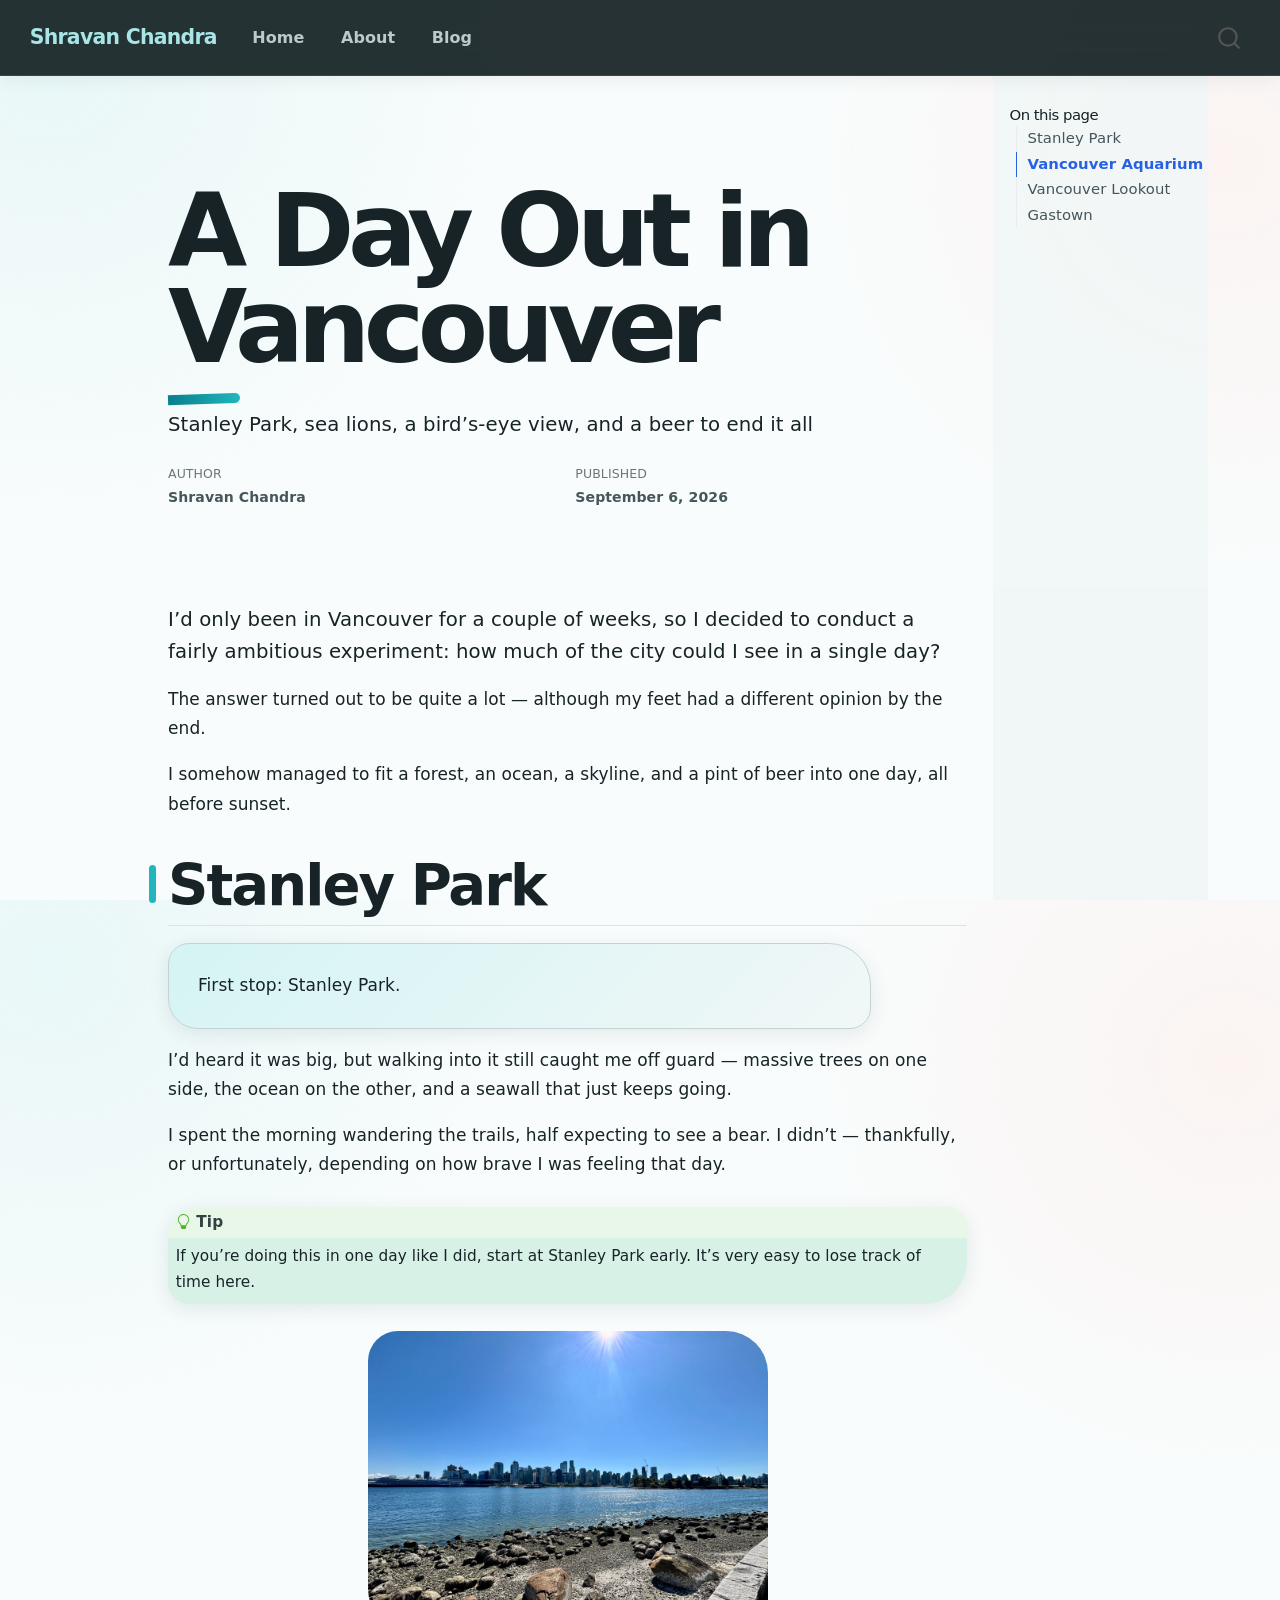
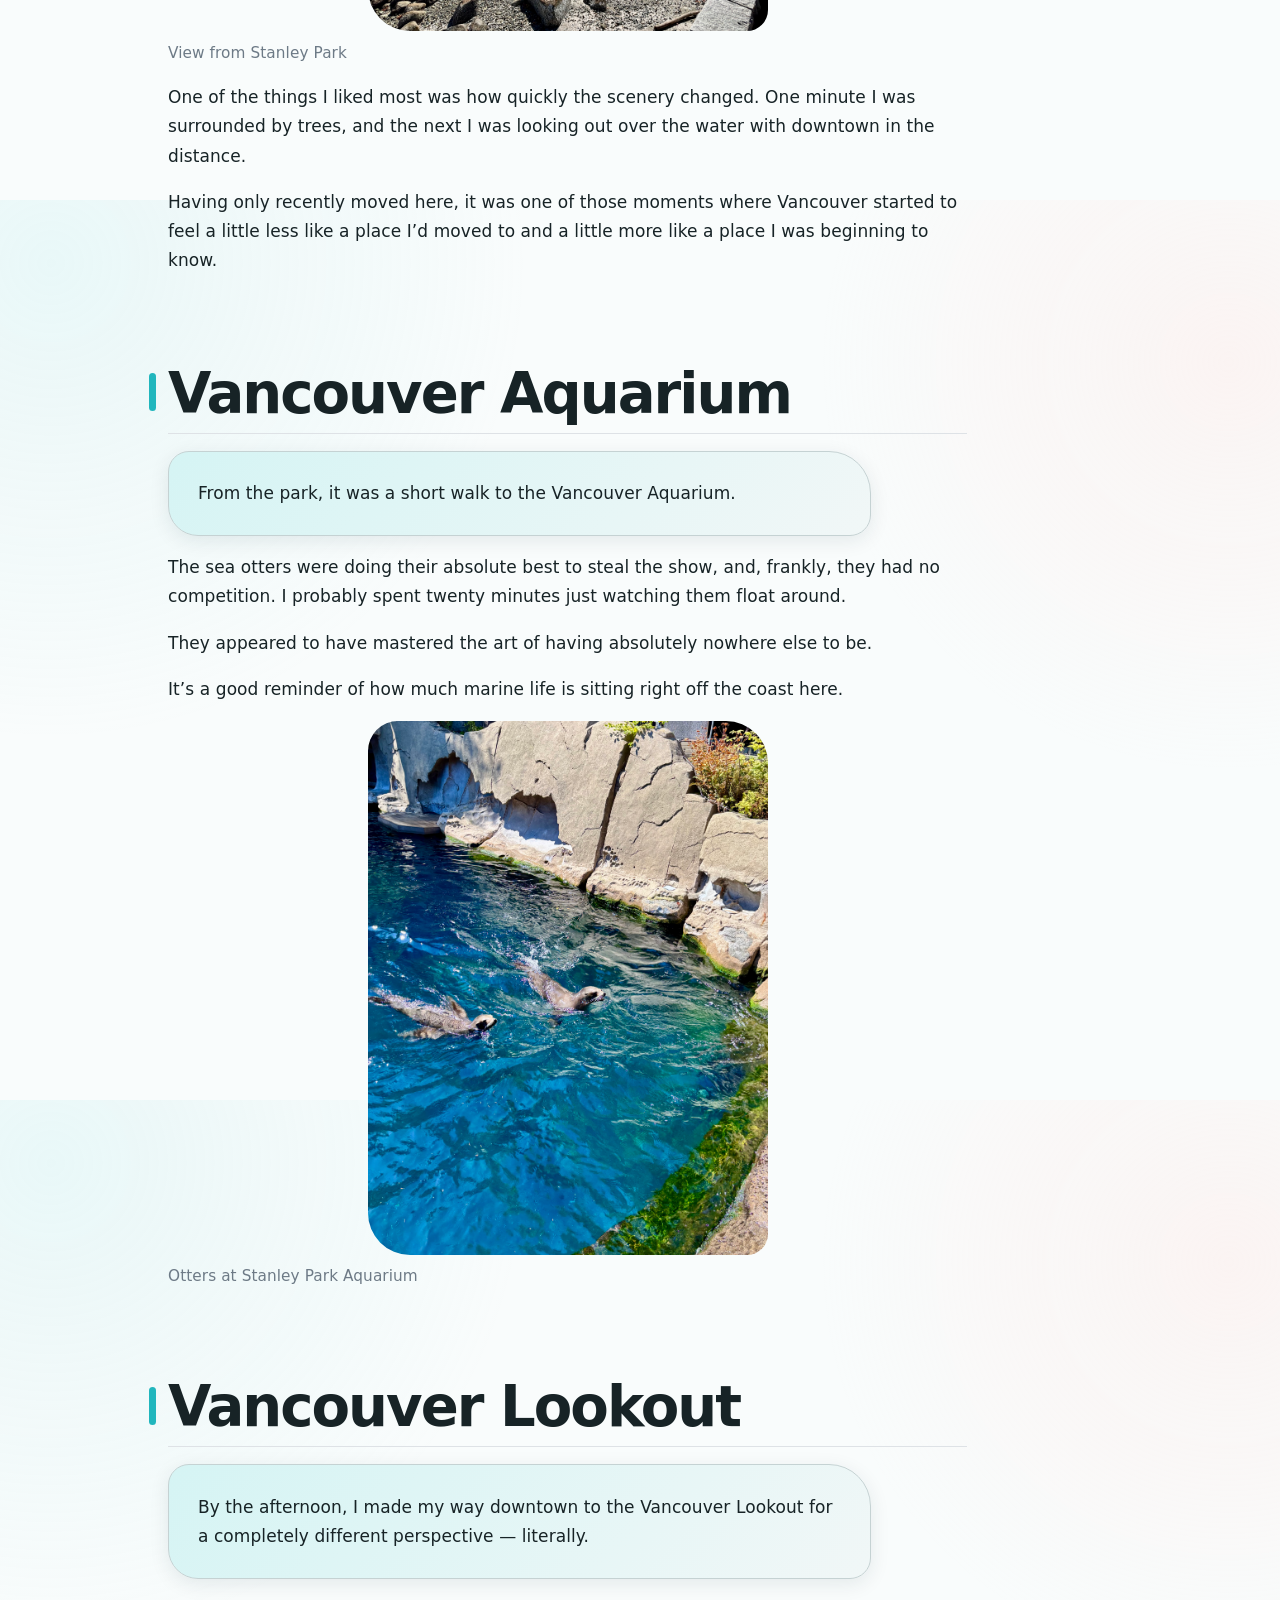
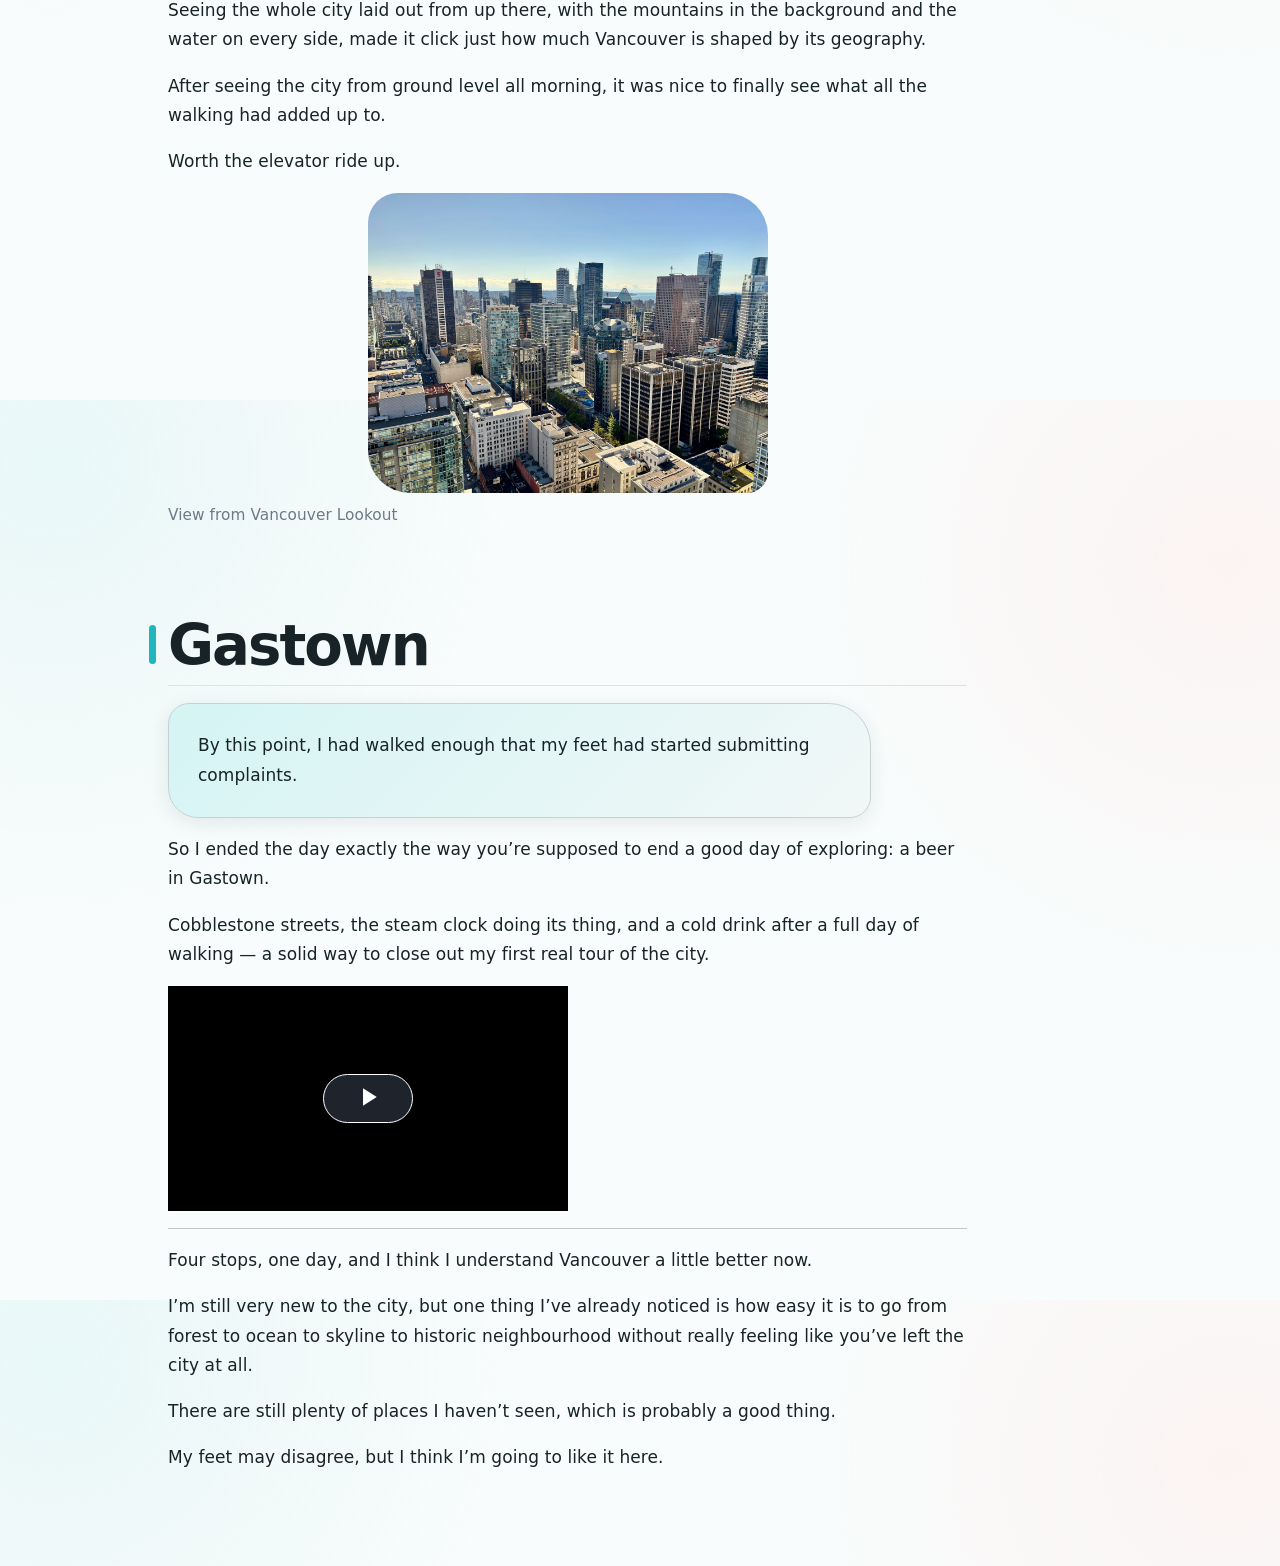
<file: docs/posts/vancouver-day-out/index.html>
<!DOCTYPE html>
<html xmlns="http://www.w3.org/1999/xhtml" lang="en" xml:lang="en"><head>

<meta charset="utf-8">
<meta name="generator" content="quarto-1.10.18">

<meta name="viewport" content="width=device-width, initial-scale=1.0, user-scalable=yes">

<meta name="author" content="Shravan Chandra">
<meta name="dcterms.date" content="2026-09-06">

<title>A Day Out in Vancouver – Shravan Chandra</title>
<style>
/* Default styles provided by pandoc.
** See https://pandoc.org/MANUAL.html#variables-for-html for config info.
*/
span.smallcaps{font-variant: small-caps;}
div.columns{display: flex; gap: 1.5em;}
div.column{flex: auto;}
@media screen {
div.columns{gap: min(4vw, 1.5em);}
div.column{overflow-x: auto;}
}
div.hanging-indent{margin-left: 1.5em; text-indent: -1.5em;}
ul.task-list{list-style: none;}
ul.task-list li input[type="checkbox"] {
  width: 0.8em;
  margin: 0 0.8em 0.2em -1em; /* quarto-specific, see https://github.com/quarto-dev/quarto-cli/issues/4556 */ 
  vertical-align: middle;
}
</style>


<script src="../../site_libs/quarto-nav/quarto-nav.js"></script>
<script src="../../site_libs/quarto-nav/headroom.min.js"></script>
<script src="../../site_libs/clipboard/clipboard.min.js"></script>
<script src="../../site_libs/quarto-search/autocomplete.umd.js"></script>
<script src="../../site_libs/quarto-search/fuse.min.js"></script>
<script src="../../site_libs/quarto-search/quarto-search.js"></script>
<meta name="quarto:offset" content="../../">
<script src="../../site_libs/quarto-html/quarto.js" type="module"></script>
<script src="../../site_libs/quarto-html/tabsets/tabsets.js" type="module"></script>
<script src="../../site_libs/quarto-html/popper.min.js"></script>
<script src="../../site_libs/quarto-html/tippy.umd.min.js"></script>
<script src="../../site_libs/quarto-html/anchor.min.js"></script>
<link href="../../site_libs/quarto-html/tippy.css" rel="stylesheet">
<link href="../../site_libs/quarto-html/quarto-syntax-highlighting-64a204ab8560d761af7679ceaba22944.css" rel="stylesheet" id="quarto-text-highlighting-styles">
<script src="../../site_libs/bootstrap/bootstrap.min.js"></script>
<link href="../../site_libs/bootstrap/bootstrap-icons.css" rel="stylesheet">
<link href="../../site_libs/bootstrap/bootstrap-445b8638c3d06994fee0907d791121c4.min.css" rel="stylesheet" append-hash="true" id="quarto-bootstrap" data-mode="light">
<script src="../../site_libs/quarto-contrib/videojs/video.min.js"></script>
<link href="../../site_libs/quarto-contrib/videojs/video-js.css" rel="stylesheet">
<script id="quarto-search-options" type="application/json">{
  "location": "navbar",
  "copy-button": false,
  "collapse-after": 3,
  "panel-placement": "end",
  "type": "overlay",
  "limit": 50,
  "keyboard-shortcut": [
    "f",
    "/",
    "s"
  ],
  "show-item-context": false,
  "language": {
    "search-no-results-text": "No results",
    "search-matching-documents-text": "matching documents",
    "search-copy-link-title": "Copy link to search",
    "search-hide-matches-text": "Hide additional matches",
    "search-more-match-text": "more match in this document",
    "search-more-matches-text": "more matches in this document",
    "search-clear-button-title": "Clear",
    "search-text-placeholder": "",
    "search-detached-cancel-button-title": "Cancel",
    "search-submit-button-title": "Submit",
    "search-label": "Search"
  }
}</script>


<link rel="stylesheet" href="../../m3e.css">
</head>

<body class="nav-fixed quarto-light">

<div id="quarto-search-results"></div>
  <header id="quarto-header" class="headroom fixed-top">
    <nav class="navbar navbar-expand-lg " data-bs-theme="dark">
      <div class="navbar-container container-fluid">
      <div class="navbar-brand-container mx-auto">
    <a class="navbar-brand" href="../../index.html">
    <span class="navbar-title">Shravan Chandra</span>
    </a>
  </div>
            <div id="quarto-search" class="" title="Search"></div>
          <button class="navbar-toggler" type="button" data-bs-toggle="collapse" data-bs-target="#navbarCollapse" aria-controls="navbarCollapse" role="menu" aria-expanded="false" aria-label="Toggle navigation" onclick="if (window.quartoToggleHeadroom) { window.quartoToggleHeadroom(); }">
  <span class="navbar-toggler-icon"></span>
</button>
          <div class="collapse navbar-collapse" id="navbarCollapse">
            <ul class="navbar-nav navbar-nav-scroll me-auto">
  <li class="nav-item">
    <a class="nav-link" href="../../index.html"> 
<span class="menu-text">Home</span></a>
  </li>  
  <li class="nav-item">
    <a class="nav-link" href="../../about.html"> 
<span class="menu-text">About</span></a>
  </li>  
  <li class="nav-item">
    <a class="nav-link" href="../../blog.html"> 
<span class="menu-text">Blog</span></a>
  </li>  
</ul>
          </div> <!-- /navcollapse -->
            <div class="quarto-navbar-tools">
</div>
      </div> <!-- /container-fluid -->
    </nav>
</header>
<!-- content -->
<div id="quarto-content" class="quarto-container page-columns page-rows-contents page-layout-article page-navbar">
<!-- sidebar -->
<!-- margin-sidebar -->
    <div id="quarto-margin-sidebar" class="sidebar margin-sidebar">
        <nav id="TOC" role="doc-toc" class="toc-active">
    <h2 id="toc-title">On this page</h2>
   
  <ul>
  <li><a href="#stanley-park" id="toc-stanley-park" class="nav-link active" data-scroll-target="#stanley-park">Stanley Park</a></li>
  <li><a href="#vancouver-aquarium" id="toc-vancouver-aquarium" class="nav-link" data-scroll-target="#vancouver-aquarium">Vancouver Aquarium</a></li>
  <li><a href="#vancouver-lookout" id="toc-vancouver-lookout" class="nav-link" data-scroll-target="#vancouver-lookout">Vancouver Lookout</a></li>
  <li><a href="#gastown" id="toc-gastown" class="nav-link" data-scroll-target="#gastown">Gastown</a></li>
  </ul>
</nav>
    </div>
<!-- main -->
<main class="content" id="quarto-document-content">

<header id="title-block-header" class="quarto-title-block default">
<div class="quarto-title">
<h1 class="title">A Day Out in Vancouver</h1>
<p class="subtitle lead">Stanley Park, sea lions, a bird’s-eye view, and a beer to end it all</p>
</div>



<div class="quarto-title-meta">

    <div>
    <div class="quarto-title-meta-heading">Author</div>
    <div class="quarto-title-meta-contents">
             <p>Shravan Chandra </p>
          </div>
  </div>
    
    <div>
    <div class="quarto-title-meta-heading">Published</div>
    <div class="quarto-title-meta-contents">
      <p class="date">September 6, 2026</p>
    </div>
  </div>
  
    
  </div>
  


</header>


<p>I’d only been in Vancouver for a couple of weeks, so I decided to conduct a fairly ambitious experiment: how much of the city could I see in a single day?</p>
<p>The answer turned out to be quite a lot — although my feet had a different opinion by the end.</p>
<p>I somehow managed to fit a forest, an ocean, a skyline, and a pint of beer into one day, all before sunset.</p>
<section id="stanley-park" class="level2">
<h2 class="anchored" data-anchor-id="stanley-park">Stanley Park</h2>
<p>First stop: Stanley Park.</p>
<p>I’d heard it was big, but walking into it still caught me off guard — massive trees on one side, the ocean on the other, and a seawall that just keeps going.</p>
<p>I spent the morning wandering the trails, half expecting to see a bear. I didn’t — thankfully, or unfortunately, depending on how brave I was feeling that day.</p>
<div class="callout callout-style-default callout-tip callout-titled">
<div class="callout-header d-flex align-content-center">
<div class="callout-icon-container">
<i class="callout-icon"></i>
</div>
<div class="callout-title-container flex-fill">
Tip
</div>
</div>
<div class="callout-body-container callout-body">
<p>If you’re doing this in one day like I did, start at Stanley Park early. It’s very easy to lose track of time here.</p>
</div>
</div>
<div class="quarto-figure quarto-figure-center">
<figure class="figure">
<p><img src="media/downtown.jpeg" class="img-fluid figure-img" width="400"></p>
<figcaption>View from Stanley Park</figcaption>
</figure>
</div>
<p>One of the things I liked most was how quickly the scenery changed. One minute I was surrounded by trees, and the next I was looking out over the water with downtown in the distance.</p>
<p>Having only recently moved here, it was one of those moments where Vancouver started to feel a little less like a place I’d moved to and a little more like a place I was beginning to know.</p>
</section>
<section id="vancouver-aquarium" class="level2">
<h2 class="anchored" data-anchor-id="vancouver-aquarium">Vancouver Aquarium</h2>
<p>From the park, it was a short walk to the Vancouver Aquarium.</p>
<p>The sea otters were doing their absolute best to steal the show, and, frankly, they had no competition. I probably spent twenty minutes just watching them float around.</p>
<p>They appeared to have mastered the art of having absolutely nowhere else to be.</p>
<p>It’s a good reminder of how much marine life is sitting right off the coast here.</p>
<div class="quarto-figure quarto-figure-center">
<figure class="figure">
<p><img src="media/aquarium.jpeg" class="img-fluid figure-img" width="400"></p>
<figcaption>Otters at Stanley Park Aquarium</figcaption>
</figure>
</div>
</section>
<section id="vancouver-lookout" class="level2">
<h2 class="anchored" data-anchor-id="vancouver-lookout">Vancouver Lookout</h2>
<p>By the afternoon, I made my way downtown to the Vancouver Lookout for a completely different perspective — literally.</p>
<p>Seeing the whole city laid out from up there, with the mountains in the background and the water on every side, made it click just how much Vancouver is shaped by its geography.</p>
<p>After seeing the city from ground level all morning, it was nice to finally see what all the walking had added up to.</p>
<p>Worth the elevator ride up.</p>
<div class="quarto-figure quarto-figure-center">
<figure class="figure">
<p><img src="media/lookout.jpeg" class="img-fluid figure-img" width="400"></p>
<figcaption>View from Vancouver Lookout</figcaption>
</figure>
</div>
</section>
<section id="gastown" class="level2">
<h2 class="anchored" data-anchor-id="gastown">Gastown</h2>
<p>By this point, I had walked enough that my feet had started submitting complaints.</p>
<p>So I ended the day exactly the way you’re supposed to end a good day of exploring: a beer in Gastown.</p>
<p>Cobblestone streets, the steam clock doing its thing, and a cold drink after a full day of walking — a solid way to close out my first real tour of the city.</p>
<div style="text-align: center;">
<div class="quarto-video"><video id="video_shortcode_videojs_video1" width="400px" class="video-js vjs-default-skin vjs-big-play-centered " controls="" preload="auto" data-setup="{}" title=""><source src="media/gastown.mp4"></video></div>
</div>
<hr>
<p>Four stops, one day, and I think I understand Vancouver a little better now.</p>
<p>I’m still very new to the city, but one thing I’ve already noticed is how easy it is to go from forest to ocean to skyline to historic neighbourhood without really feeling like you’ve left the city at all.</p>
<p>There are still plenty of places I haven’t seen, which is probably a good thing.</p>
<p>My feet may disagree, but I think I’m going to like it here.</p>


</section>

</main> <!-- /main -->
<script id="quarto-html-after-body" type="application/javascript">
  window.document.addEventListener("DOMContentLoaded", function (event) {
    const icon = "";
    const anchorJS = new window.AnchorJS();
    anchorJS.options = {
      placement: 'right',
      icon: icon
    };
    anchorJS.add('.anchored');
    const isCodeAnnotation = (el) => {
      for (const clz of el.classList) {
        if (clz.startsWith('code-annotation-')) {                     
          return true;
        }
      }
      return false;
    }
    const onCopySuccess = function(e) {
      // button target
      const button = e.trigger;
      // don't keep focus
      button.blur();
      // flash "checked"
      button.classList.add('code-copy-button-checked');
      var currentTitle = button.getAttribute("title");
      button.setAttribute("title", "Copied!");
      let tooltip;
      if (window.bootstrap) {
        button.setAttribute("data-bs-toggle", "tooltip");
        button.setAttribute("data-bs-placement", "left");
        button.setAttribute("data-bs-title", "Copied!");
        tooltip = new bootstrap.Tooltip(button, 
          { trigger: "manual", 
            customClass: "code-copy-button-tooltip",
            offset: [0, -8]});
        tooltip.show();    
      }
      setTimeout(function() {
        if (tooltip) {
          tooltip.hide();
          button.removeAttribute("data-bs-title");
          button.removeAttribute("data-bs-toggle");
          button.removeAttribute("data-bs-placement");
        }
        button.setAttribute("title", currentTitle);
        button.classList.remove('code-copy-button-checked');
      }, 1000);
      // clear code selection
      e.clearSelection();
    }
    const getTextToCopy = function(trigger) {
      const outerScaffold = trigger.parentElement.cloneNode(true);
      const codeEl = outerScaffold.querySelector('code');
      for (const childEl of codeEl.children) {
        if (isCodeAnnotation(childEl)) {
          childEl.remove();
        }
      }
      return codeEl.innerText;
    }
    const clipboard = new window.ClipboardJS('.code-copy-button:not([data-in-quarto-modal])', {
      text: getTextToCopy
    });
    clipboard.on('success', onCopySuccess);
    if (window.document.getElementById('quarto-embedded-source-code-modal')) {
      const clipboardModal = new window.ClipboardJS('.code-copy-button[data-in-quarto-modal]', {
        text: getTextToCopy,
        container: window.document.getElementById('quarto-embedded-source-code-modal')
      });
      clipboardModal.on('success', onCopySuccess);
    }
      var localhostRegex = new RegExp(/^(?:http|https):\/\/localhost\:?[0-9]*\//);
      var mailtoRegex = new RegExp(/^mailto:/);
        var filterRegex = new RegExp('/' + window.location.host + '/');
      var isInternal = (href) => {
          return filterRegex.test(href) || localhostRegex.test(href) || mailtoRegex.test(href);
      }
      // Inspect non-navigation links and adorn them if external
     var links = window.document.querySelectorAll('a[href]:not(.nav-link):not(.navbar-brand):not(.toc-action):not(.sidebar-link):not(.sidebar-item-toggle):not(.pagination-link):not(.no-external):not([aria-hidden]):not(.dropdown-item):not(.quarto-navigation-tool):not(.about-link)');
      for (var i=0; i<links.length; i++) {
        const link = links[i];
        if (!isInternal(link.href)) {
          // undo the damage that might have been done by quarto-nav.js in the case of
          // links that we want to consider external
          if (link.dataset.originalHref !== undefined) {
            link.href = link.dataset.originalHref;
          }
        }
      }
    function tippyHover(el, contentFn, onTriggerFn, onUntriggerFn) {
      const config = {
        allowHTML: true,
        maxWidth: 500,
        delay: 100,
        arrow: false,
        appendTo: function(el) {
            return el.parentElement;
        },
        interactive: true,
        interactiveBorder: 10,
        theme: 'quarto',
        placement: 'bottom-start',
      };
      if (contentFn) {
        config.content = contentFn;
      }
      if (onTriggerFn) {
        config.onTrigger = onTriggerFn;
      }
      if (onUntriggerFn) {
        config.onUntrigger = onUntriggerFn;
      }
      window.tippy(el, config); 
    }
    const noterefs = window.document.querySelectorAll('a[role="doc-noteref"]');
    for (var i=0; i<noterefs.length; i++) {
      const ref = noterefs[i];
      tippyHover(ref, function() {
        // use id or data attribute instead here
        let href = ref.getAttribute('data-footnote-href') || ref.getAttribute('href');
        try { href = new URL(href).hash; } catch {}
        const id = href.replace(/^#\/?/, "");
        const note = window.document.getElementById(id);
        if (note) {
          return note.innerHTML;
        } else {
          return "";
        }
      });
    }
    const xrefs = window.document.querySelectorAll('a.quarto-xref');
    const processXRef = (id, note) => {
      // Strip column container classes
      const stripColumnClz = (el) => {
        el.classList.remove("page-full", "page-columns");
        if (el.children) {
          for (const child of el.children) {
            stripColumnClz(child);
          }
        }
      }
      stripColumnClz(note)
      if (id === null || id.startsWith('sec-')) {
        // Special case sections, only their first couple elements
        const container = document.createElement("div");
        if (note.children && note.children.length > 2) {
          container.appendChild(note.children[0].cloneNode(true));
          for (let i = 1; i < note.children.length; i++) {
            const child = note.children[i];
            if (child.tagName === "P" && child.innerText === "") {
              continue;
            } else {
              container.appendChild(child.cloneNode(true));
              break;
            }
          }
          if (window.Quarto?.typesetMath) {
            window.Quarto.typesetMath(container);
          }
          return container.innerHTML
        } else {
          if (window.Quarto?.typesetMath) {
            window.Quarto.typesetMath(note);
          }
          return note.innerHTML;
        }
      } else {
        // Remove any anchor links if they are present
        const anchorLink = note.querySelector('a.anchorjs-link');
        if (anchorLink) {
          anchorLink.remove();
        }
        if (window.Quarto?.typesetMath) {
          window.Quarto.typesetMath(note);
        }
        if (note.classList.contains("callout")) {
          return note.outerHTML;
        } else {
          return note.innerHTML;
        }
      }
    }
    for (var i=0; i<xrefs.length; i++) {
      const xref = xrefs[i];
      tippyHover(xref, undefined, function(instance) {
        instance.disable();
        let url = xref.getAttribute('href');
        let hash = undefined; 
        if (url.startsWith('#')) {
          hash = url;
        } else {
          try { hash = new URL(url).hash; } catch {}
        }
        if (hash) {
          const id = hash.replace(/^#\/?/, "");
          const note = window.document.getElementById(id);
          if (note !== null) {
            try {
              const html = processXRef(id, note.cloneNode(true));
              instance.setContent(html);
            } finally {
              instance.enable();
              instance.show();
            }
          } else {
            // See if we can fetch this
            fetch(url.split('#')[0])
            .then(res => res.text())
            .then(html => {
              const parser = new DOMParser();
              const htmlDoc = parser.parseFromString(html, "text/html");
              const note = htmlDoc.getElementById(id);
              if (note !== null) {
                const html = processXRef(id, note);
                instance.setContent(html);
              } 
            }).finally(() => {
              instance.enable();
              instance.show();
            });
          }
        } else {
          // See if we can fetch a full url (with no hash to target)
          // This is a special case and we should probably do some content thinning / targeting
          fetch(url)
          .then(res => res.text())
          .then(html => {
            const parser = new DOMParser();
            const htmlDoc = parser.parseFromString(html, "text/html");
            const note = htmlDoc.querySelector('main.content');
            if (note !== null) {
              // This should only happen for chapter cross references
              // (since there is no id in the URL)
              // remove the first header
              if (note.children.length > 0 && note.children[0].tagName === "HEADER") {
                note.children[0].remove();
              }
              const html = processXRef(null, note);
              instance.setContent(html);
            } 
          }).finally(() => {
            instance.enable();
            instance.show();
          });
        }
      }, function(instance) {
      });
    }
        let selectedAnnoteEl;
        const selectorForAnnotation = ( cell, annotation) => {
          let cellAttr = 'data-code-cell="' + cell + '"';
          let lineAttr = 'data-code-annotation="' +  annotation + '"';
          const selector = 'span[' + cellAttr + '][' + lineAttr + ']';
          return selector;
        }
        const selectCodeLines = (annoteEl) => {
          const doc = window.document;
          const targetCell = annoteEl.getAttribute("data-target-cell");
          const targetAnnotation = annoteEl.getAttribute("data-target-annotation");
          const annoteSpan = window.document.querySelector(selectorForAnnotation(targetCell, targetAnnotation));
          const lines = annoteSpan.getAttribute("data-code-lines").split(",");
          const lineIds = lines.map((line) => {
            return targetCell + "-" + line;
          })
          let top = null;
          let height = null;
          let parent = null;
          if (lineIds.length > 0) {
              //compute the position of the single el (top and bottom and make a div)
              const el = window.document.getElementById(lineIds[0]);
              top = el.offsetTop;
              height = el.offsetHeight;
              parent = el.parentElement.parentElement;
            if (lineIds.length > 1) {
              const lastEl = window.document.getElementById(lineIds[lineIds.length - 1]);
              const bottom = lastEl.offsetTop + lastEl.offsetHeight;
              height = bottom - top;
            }
            if (top !== null && height !== null && parent !== null) {
              // cook up a div (if necessary) and position it 
              let div = window.document.getElementById("code-annotation-line-highlight");
              if (div === null) {
                div = window.document.createElement("div");
                div.setAttribute("id", "code-annotation-line-highlight");
                div.style.position = 'absolute';
                parent.appendChild(div);
              }
              div.style.top = top - 2 + "px";
              div.style.height = height + 4 + "px";
              div.style.left = 0;
              let gutterDiv = window.document.getElementById("code-annotation-line-highlight-gutter");
              if (gutterDiv === null) {
                gutterDiv = window.document.createElement("div");
                gutterDiv.setAttribute("id", "code-annotation-line-highlight-gutter");
                gutterDiv.style.position = 'absolute';
                const codeCell = window.document.getElementById(targetCell);
                const gutter = codeCell.querySelector('.code-annotation-gutter');
                gutter.appendChild(gutterDiv);
              }
              gutterDiv.style.top = top - 2 + "px";
              gutterDiv.style.height = height + 4 + "px";
            }
            selectedAnnoteEl = annoteEl;
          }
        };
        const unselectCodeLines = () => {
          const elementsIds = ["code-annotation-line-highlight", "code-annotation-line-highlight-gutter"];
          elementsIds.forEach((elId) => {
            const div = window.document.getElementById(elId);
            if (div) {
              div.remove();
            }
          });
          selectedAnnoteEl = undefined;
        };
          // Handle positioning of the toggle
      window.addEventListener(
        "resize",
        throttle(() => {
          elRect = undefined;
          if (selectedAnnoteEl) {
            selectCodeLines(selectedAnnoteEl);
          }
        }, 10)
      );
      function throttle(fn, ms) {
      let throttle = false;
      let timer;
        return (...args) => {
          if(!throttle) { // first call gets through
              fn.apply(this, args);
              throttle = true;
          } else { // all the others get throttled
              if(timer) clearTimeout(timer); // cancel #2
              timer = setTimeout(() => {
                fn.apply(this, args);
                timer = throttle = false;
              }, ms);
          }
        };
      }
        // Attach click handler to the DT
        const annoteDls = window.document.querySelectorAll('dt[data-target-cell]');
        for (const annoteDlNode of annoteDls) {
          annoteDlNode.addEventListener('click', (event) => {
            const clickedEl = event.target;
            if (clickedEl !== selectedAnnoteEl) {
              unselectCodeLines();
              const activeEl = window.document.querySelector('dt[data-target-cell].code-annotation-active');
              if (activeEl) {
                activeEl.classList.remove('code-annotation-active');
              }
              selectCodeLines(clickedEl);
              clickedEl.classList.add('code-annotation-active');
            } else {
              // Unselect the line
              unselectCodeLines();
              clickedEl.classList.remove('code-annotation-active');
            }
          });
        }
    const findCites = (el) => {
      const parentEl = el.parentElement;
      if (parentEl) {
        const cites = parentEl.dataset.cites;
        if (cites) {
          return {
            el,
            cites: cites.split(' ')
          };
        } else {
          return findCites(el.parentElement)
        }
      } else {
        return undefined;
      }
    };
    var bibliorefs = window.document.querySelectorAll('a[role="doc-biblioref"]');
    for (var i=0; i<bibliorefs.length; i++) {
      const ref = bibliorefs[i];
      const citeInfo = findCites(ref);
      if (citeInfo) {
        tippyHover(citeInfo.el, function() {
          var popup = window.document.createElement('div');
          citeInfo.cites.forEach(function(cite) {
            var citeDiv = window.document.createElement('div');
            citeDiv.classList.add('hanging-indent');
            citeDiv.classList.add('csl-entry');
            var biblioDiv = window.document.getElementById('ref-' + cite);
            if (biblioDiv) {
              citeDiv.innerHTML = biblioDiv.innerHTML;
            }
            popup.appendChild(citeDiv);
          });
          return popup.innerHTML;
        });
      }
    }
  });
  </script>
</div> <!-- /content -->
<script>videojs(video_shortcode_videojs_video1);</script>




</body></html>
</file>
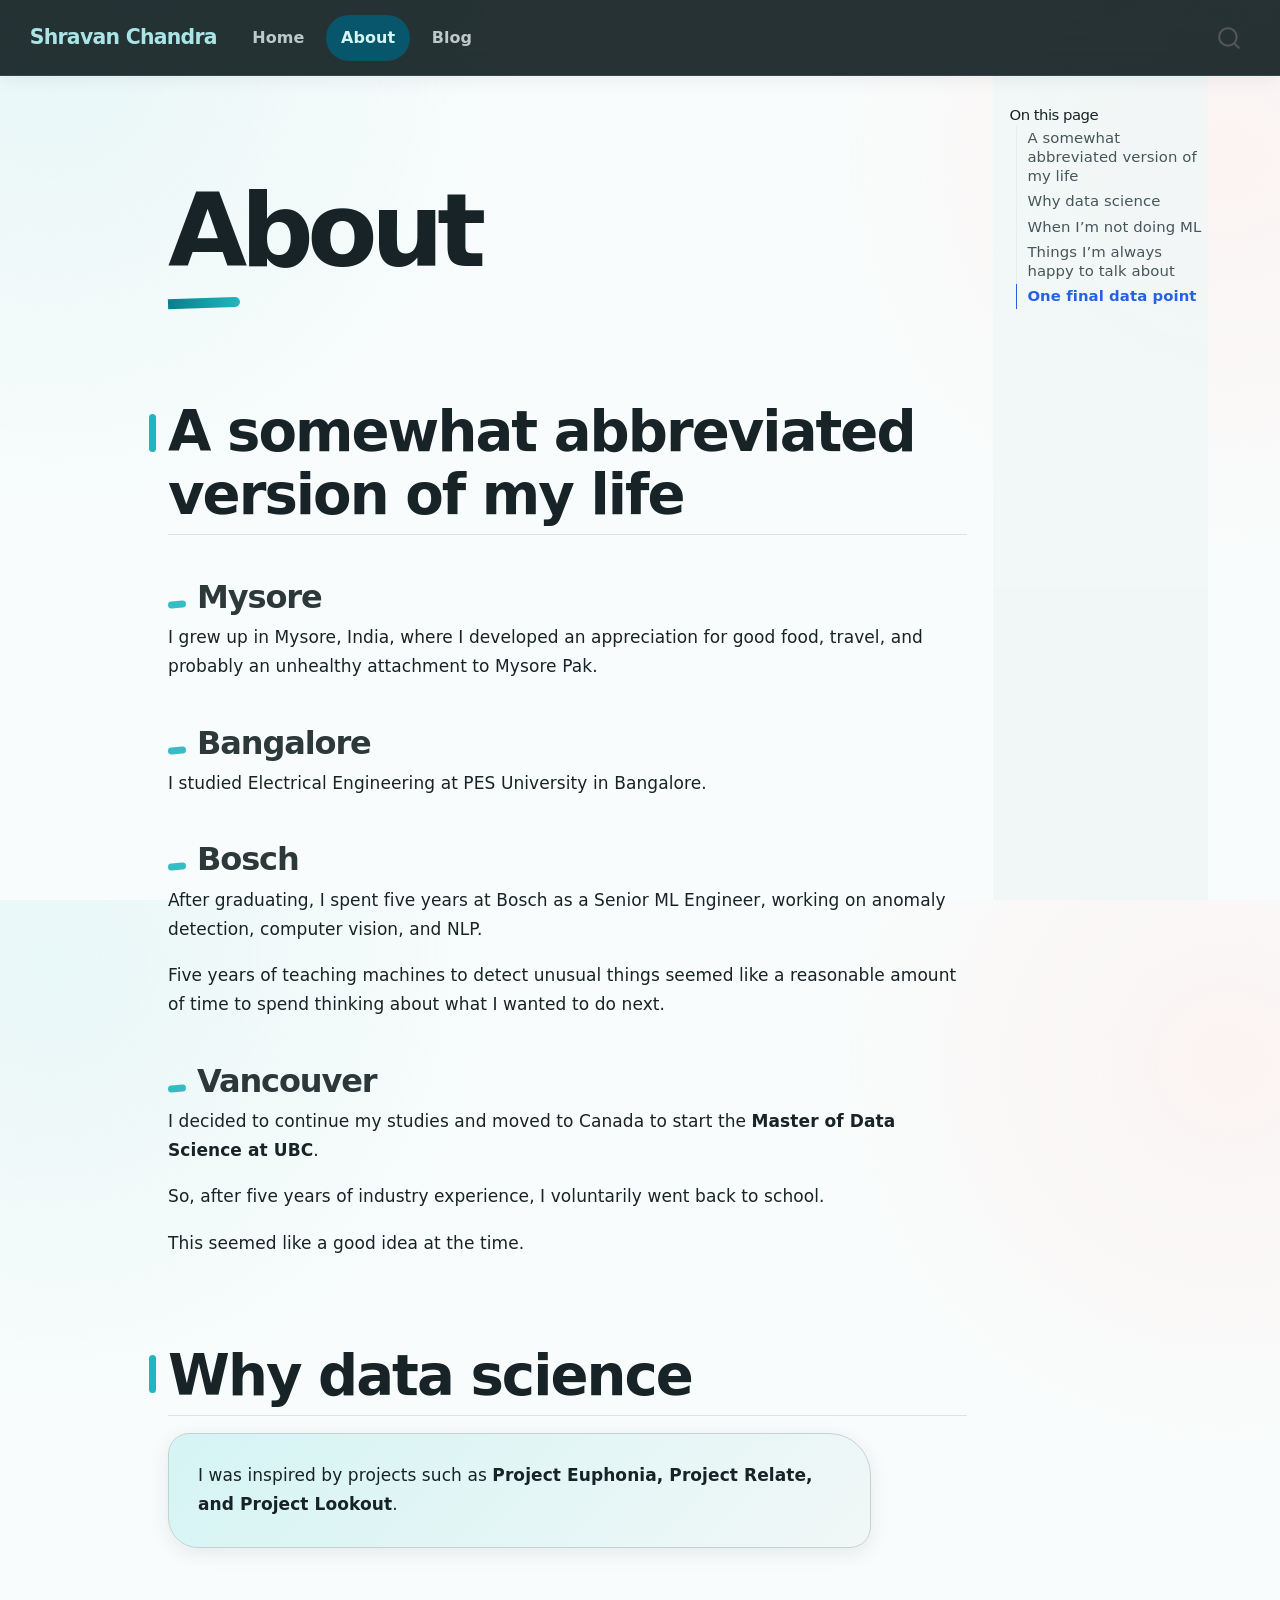
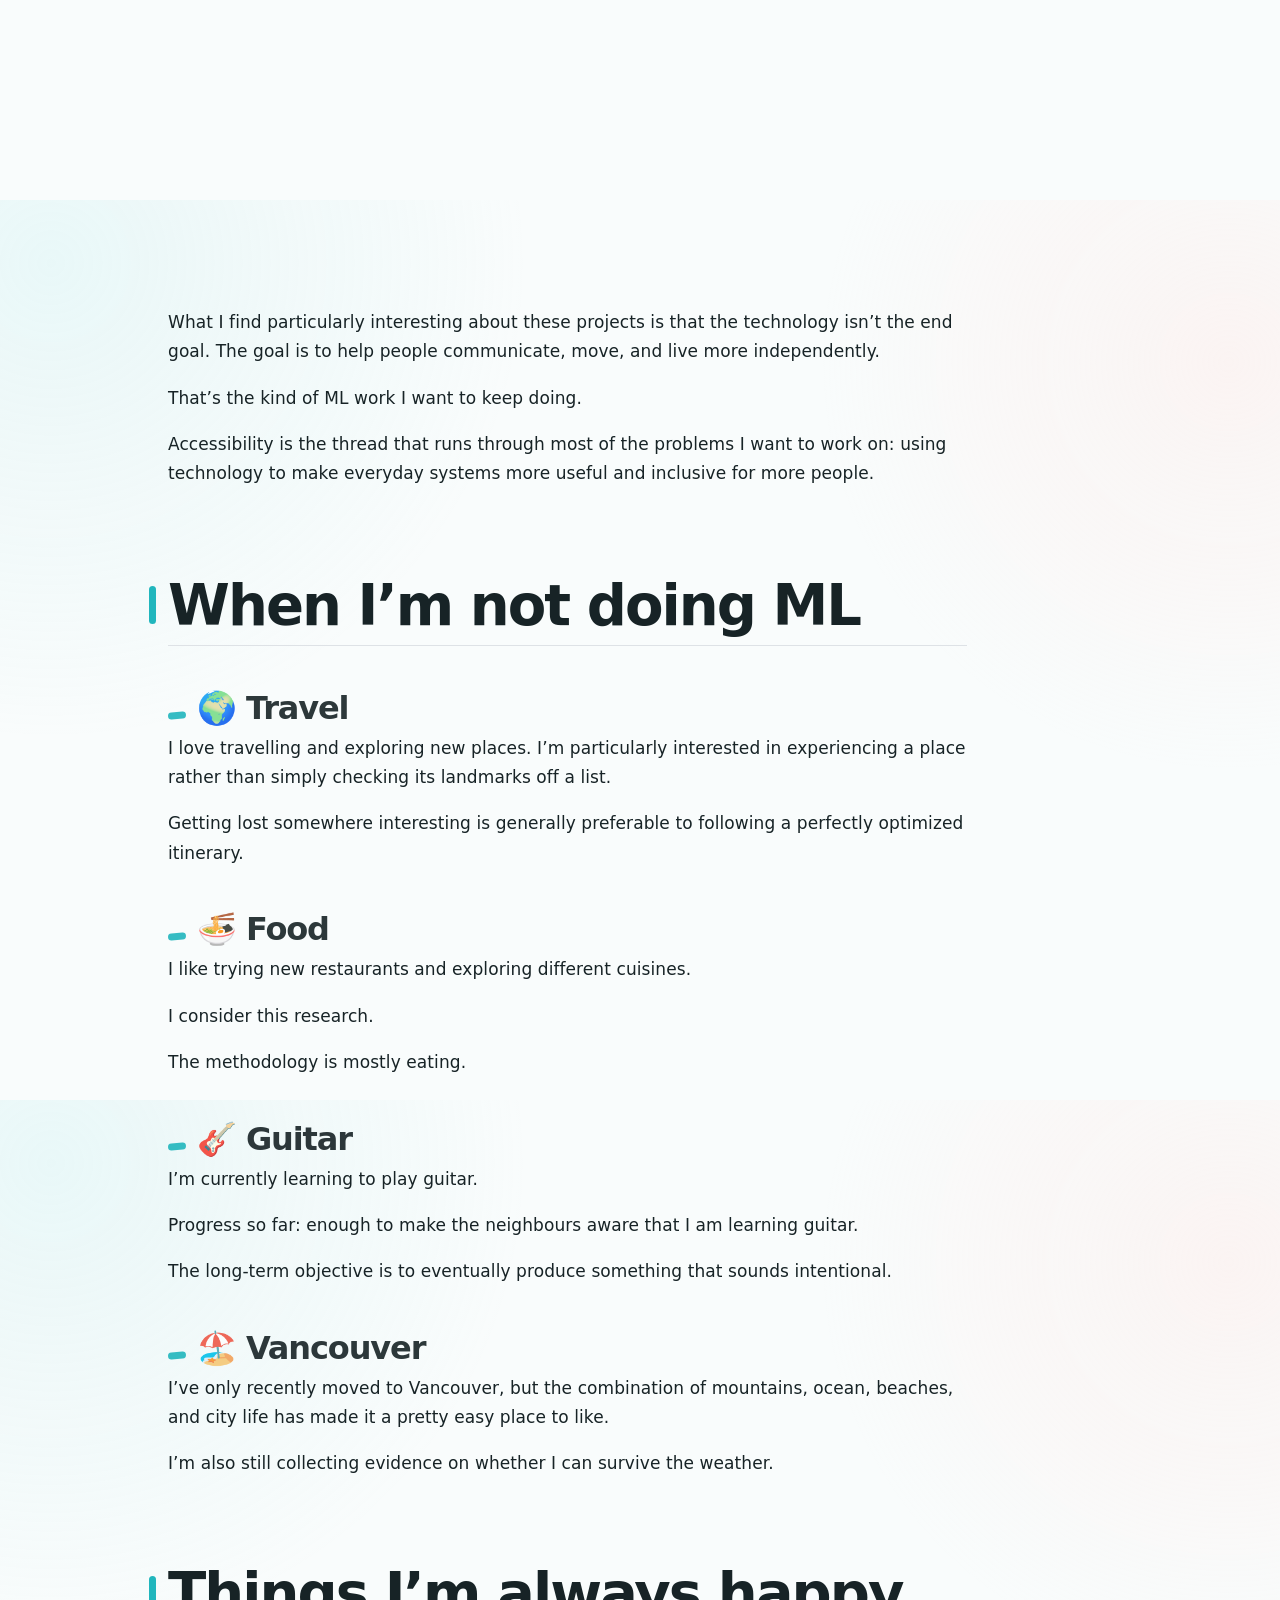
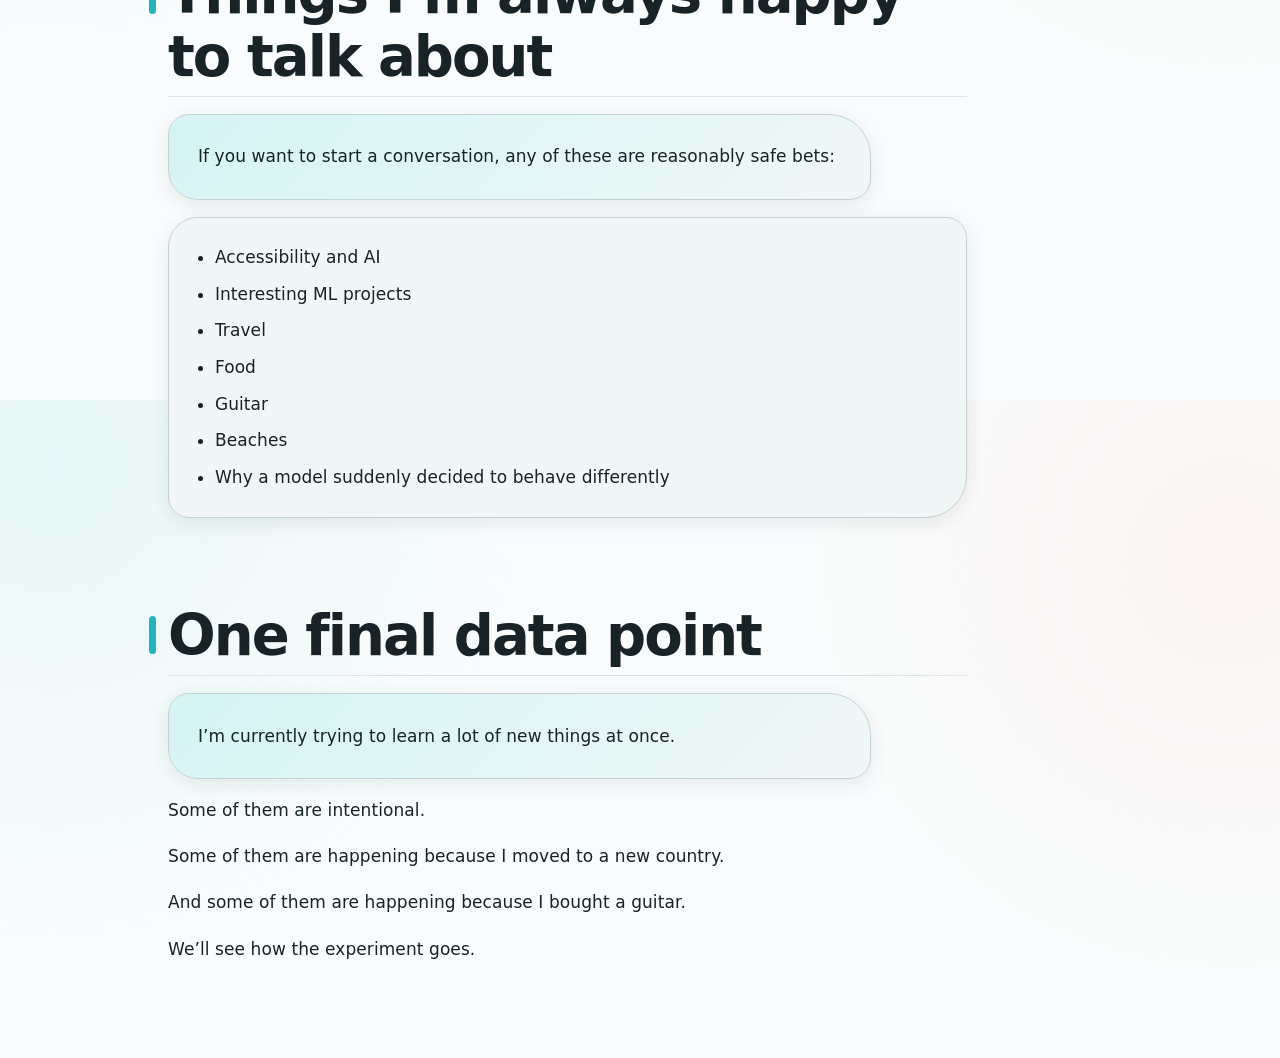
<file: docs/about.html>
<!DOCTYPE html>
<html xmlns="http://www.w3.org/1999/xhtml" lang="en" xml:lang="en"><head>

<meta charset="utf-8">
<meta name="generator" content="quarto-1.10.18">

<meta name="viewport" content="width=device-width, initial-scale=1.0, user-scalable=yes">


<title>About – Shravan Chandra</title>
<style>
/* Default styles provided by pandoc.
** See https://pandoc.org/MANUAL.html#variables-for-html for config info.
*/
span.smallcaps{font-variant: small-caps;}
div.columns{display: flex; gap: 1.5em;}
div.column{flex: auto;}
@media screen {
div.columns{gap: min(4vw, 1.5em);}
div.column{overflow-x: auto;}
}
div.hanging-indent{margin-left: 1.5em; text-indent: -1.5em;}
ul.task-list{list-style: none;}
ul.task-list li input[type="checkbox"] {
  width: 0.8em;
  margin: 0 0.8em 0.2em -1em; /* quarto-specific, see https://github.com/quarto-dev/quarto-cli/issues/4556 */ 
  vertical-align: middle;
}
</style>


<script src="site_libs/quarto-nav/quarto-nav.js"></script>
<script src="site_libs/quarto-nav/headroom.min.js"></script>
<script src="site_libs/clipboard/clipboard.min.js"></script>
<script src="site_libs/quarto-search/autocomplete.umd.js"></script>
<script src="site_libs/quarto-search/fuse.min.js"></script>
<script src="site_libs/quarto-search/quarto-search.js"></script>
<meta name="quarto:offset" content="./">
<script src="site_libs/quarto-html/quarto.js" type="module"></script>
<script src="site_libs/quarto-html/tabsets/tabsets.js" type="module"></script>
<script src="site_libs/quarto-html/popper.min.js"></script>
<script src="site_libs/quarto-html/tippy.umd.min.js"></script>
<script src="site_libs/quarto-html/anchor.min.js"></script>
<link href="site_libs/quarto-html/tippy.css" rel="stylesheet">
<link href="site_libs/quarto-html/quarto-syntax-highlighting-64a204ab8560d761af7679ceaba22944.css" rel="stylesheet" id="quarto-text-highlighting-styles">
<script src="site_libs/bootstrap/bootstrap.min.js"></script>
<link href="site_libs/bootstrap/bootstrap-icons.css" rel="stylesheet">
<link href="site_libs/bootstrap/bootstrap-445b8638c3d06994fee0907d791121c4.min.css" rel="stylesheet" append-hash="true" id="quarto-bootstrap" data-mode="light">
<script id="quarto-search-options" type="application/json">{
  "location": "navbar",
  "copy-button": false,
  "collapse-after": 3,
  "panel-placement": "end",
  "type": "overlay",
  "limit": 50,
  "keyboard-shortcut": [
    "f",
    "/",
    "s"
  ],
  "show-item-context": false,
  "language": {
    "search-no-results-text": "No results",
    "search-matching-documents-text": "matching documents",
    "search-copy-link-title": "Copy link to search",
    "search-hide-matches-text": "Hide additional matches",
    "search-more-match-text": "more match in this document",
    "search-more-matches-text": "more matches in this document",
    "search-clear-button-title": "Clear",
    "search-text-placeholder": "",
    "search-detached-cancel-button-title": "Cancel",
    "search-submit-button-title": "Submit",
    "search-label": "Search"
  }
}</script>


<link rel="stylesheet" href="m3e.css">
</head>

<body class="nav-fixed quarto-light">

<div id="quarto-search-results"></div>
  <header id="quarto-header" class="headroom fixed-top">
    <nav class="navbar navbar-expand-lg " data-bs-theme="dark">
      <div class="navbar-container container-fluid">
      <div class="navbar-brand-container mx-auto">
    <a class="navbar-brand" href="./index.html">
    <span class="navbar-title">Shravan Chandra</span>
    </a>
  </div>
            <div id="quarto-search" class="" title="Search"></div>
          <button class="navbar-toggler" type="button" data-bs-toggle="collapse" data-bs-target="#navbarCollapse" aria-controls="navbarCollapse" role="menu" aria-expanded="false" aria-label="Toggle navigation" onclick="if (window.quartoToggleHeadroom) { window.quartoToggleHeadroom(); }">
  <span class="navbar-toggler-icon"></span>
</button>
          <div class="collapse navbar-collapse" id="navbarCollapse">
            <ul class="navbar-nav navbar-nav-scroll me-auto">
  <li class="nav-item">
    <a class="nav-link" href="./index.html"> 
<span class="menu-text">Home</span></a>
  </li>  
  <li class="nav-item">
    <a class="nav-link active" href="./about.html" aria-current="page"> 
<span class="menu-text">About</span></a>
  </li>  
  <li class="nav-item">
    <a class="nav-link" href="./blog.html"> 
<span class="menu-text">Blog</span></a>
  </li>  
</ul>
          </div> <!-- /navcollapse -->
            <div class="quarto-navbar-tools">
</div>
      </div> <!-- /container-fluid -->
    </nav>
</header>
<!-- content -->
<div id="quarto-content" class="quarto-container page-columns page-rows-contents page-layout-article page-navbar">
<!-- sidebar -->
<!-- margin-sidebar -->
    <div id="quarto-margin-sidebar" class="sidebar margin-sidebar">
        <nav id="TOC" role="doc-toc" class="toc-active">
    <h2 id="toc-title">On this page</h2>
   
  <ul>
  <li><a href="#a-somewhat-abbreviated-version-of-my-life" id="toc-a-somewhat-abbreviated-version-of-my-life" class="nav-link active" data-scroll-target="#a-somewhat-abbreviated-version-of-my-life">A somewhat abbreviated version of my life</a>
  <ul class="collapse">
  <li><a href="#mysore" id="toc-mysore" class="nav-link" data-scroll-target="#mysore">Mysore</a></li>
  <li><a href="#bangalore" id="toc-bangalore" class="nav-link" data-scroll-target="#bangalore">Bangalore</a></li>
  <li><a href="#bosch" id="toc-bosch" class="nav-link" data-scroll-target="#bosch">Bosch</a></li>
  <li><a href="#vancouver" id="toc-vancouver" class="nav-link" data-scroll-target="#vancouver">Vancouver</a></li>
  </ul></li>
  <li><a href="#why-data-science" id="toc-why-data-science" class="nav-link" data-scroll-target="#why-data-science">Why data science</a></li>
  <li><a href="#when-im-not-doing-ml" id="toc-when-im-not-doing-ml" class="nav-link" data-scroll-target="#when-im-not-doing-ml">When I’m not doing ML</a>
  <ul class="collapse">
  <li><a href="#travel" id="toc-travel" class="nav-link" data-scroll-target="#travel">🌍 Travel</a></li>
  <li><a href="#food" id="toc-food" class="nav-link" data-scroll-target="#food">🍜 Food</a></li>
  <li><a href="#guitar" id="toc-guitar" class="nav-link" data-scroll-target="#guitar">🎸 Guitar</a></li>
  <li><a href="#vancouver-1" id="toc-vancouver-1" class="nav-link" data-scroll-target="#vancouver-1">🏖️ Vancouver</a></li>
  </ul></li>
  <li><a href="#things-im-always-happy-to-talk-about" id="toc-things-im-always-happy-to-talk-about" class="nav-link" data-scroll-target="#things-im-always-happy-to-talk-about">Things I’m always happy to talk about</a></li>
  <li><a href="#one-final-data-point" id="toc-one-final-data-point" class="nav-link" data-scroll-target="#one-final-data-point">One final data point</a></li>
  </ul>
</nav>
    </div>
<!-- main -->
<main class="content" id="quarto-document-content">

<header id="title-block-header" class="quarto-title-block default">
<div class="quarto-title">
<h1 class="title">About</h1>
</div>



<div class="quarto-title-meta">

    
  
    
  </div>
  


</header>


<section id="a-somewhat-abbreviated-version-of-my-life" class="level2">
<h2 class="anchored" data-anchor-id="a-somewhat-abbreviated-version-of-my-life">A somewhat abbreviated version of my life</h2>
<section id="mysore" class="level3">
<h3 class="anchored" data-anchor-id="mysore">Mysore</h3>
<p>I grew up in Mysore, India, where I developed an appreciation for good food, travel, and probably an unhealthy attachment to Mysore Pak.</p>
</section>
<section id="bangalore" class="level3">
<h3 class="anchored" data-anchor-id="bangalore">Bangalore</h3>
<p>I studied Electrical Engineering at PES University in Bangalore.</p>
</section>
<section id="bosch" class="level3">
<h3 class="anchored" data-anchor-id="bosch">Bosch</h3>
<p>After graduating, I spent five years at Bosch as a Senior ML Engineer, working on anomaly detection, computer vision, and NLP.</p>
<p>Five years of teaching machines to detect unusual things seemed like a reasonable amount of time to spend thinking about what I wanted to do next.</p>
</section>
<section id="vancouver" class="level3">
<h3 class="anchored" data-anchor-id="vancouver">Vancouver</h3>
<p>I decided to continue my studies and moved to Canada to start the <strong>Master of Data Science at UBC</strong>.</p>
<p>So, after five years of industry experience, I voluntarily went back to school.</p>
<p>This seemed like a good idea at the time.</p>
</section>
</section>
<section id="why-data-science" class="level2">
<h2 class="anchored" data-anchor-id="why-data-science">Why data science</h2>
<p>I was inspired by projects such as <strong>Project Euphonia, Project Relate, and Project Lookout</strong>.</p>
<div style="text-align: center;">
<div class="quarto-video"><iframe data-external="1" src="https://www.youtube.com/embed/OAdegPmkK-o" width="600px" height="300px" title="" frameborder="0" allow="accelerometer; autoplay; clipboard-write; encrypted-media; gyroscope; picture-in-picture" allowfullscreen=""></iframe></div>
</div>
<p>What I find particularly interesting about these projects is that the technology isn’t the end goal. The goal is to help people communicate, move, and live more independently.</p>
<p>That’s the kind of ML work I want to keep doing.</p>
<p>Accessibility is the thread that runs through most of the problems I want to work on: using technology to make everyday systems more useful and inclusive for more people.</p>
</section>
<section id="when-im-not-doing-ml" class="level2">
<h2 class="anchored" data-anchor-id="when-im-not-doing-ml">When I’m not doing ML</h2>
<section id="travel" class="level3">
<h3 class="anchored" data-anchor-id="travel">🌍 Travel</h3>
<p>I love travelling and exploring new places. I’m particularly interested in experiencing a place rather than simply checking its landmarks off a list.</p>
<p>Getting lost somewhere interesting is generally preferable to following a perfectly optimized itinerary.</p>
</section>
<section id="food" class="level3">
<h3 class="anchored" data-anchor-id="food">🍜 Food</h3>
<p>I like trying new restaurants and exploring different cuisines.</p>
<p>I consider this research.</p>
<p>The methodology is mostly eating.</p>
</section>
<section id="guitar" class="level3">
<h3 class="anchored" data-anchor-id="guitar">🎸 Guitar</h3>
<p>I’m currently learning to play guitar.</p>
<p>Progress so far: enough to make the neighbours aware that I am learning guitar.</p>
<p>The long-term objective is to eventually produce something that sounds intentional.</p>
</section>
<section id="vancouver-1" class="level3">
<h3 class="anchored" data-anchor-id="vancouver-1">🏖️ Vancouver</h3>
<p>I’ve only recently moved to Vancouver, but the combination of mountains, ocean, beaches, and city life has made it a pretty easy place to like.</p>
<p>I’m also still collecting evidence on whether I can survive the weather.</p>
</section>
</section>
<section id="things-im-always-happy-to-talk-about" class="level2">
<h2 class="anchored" data-anchor-id="things-im-always-happy-to-talk-about">Things I’m always happy to talk about</h2>
<p>If you want to start a conversation, any of these are reasonably safe bets:</p>
<ul>
<li>Accessibility and AI</li>
<li>Interesting ML projects</li>
<li>Travel</li>
<li>Food</li>
<li>Guitar</li>
<li>Beaches</li>
<li>Why a model suddenly decided to behave differently</li>
</ul>
</section>
<section id="one-final-data-point" class="level2">
<h2 class="anchored" data-anchor-id="one-final-data-point">One final data point</h2>
<p>I’m currently trying to learn a lot of new things at once.</p>
<p>Some of them are intentional.</p>
<p>Some of them are happening because I moved to a new country.</p>
<p>And some of them are happening because I bought a guitar.</p>
<p>We’ll see how the experiment goes.</p>


</section>

</main> <!-- /main -->
<script id="quarto-html-after-body" type="application/javascript">
  window.document.addEventListener("DOMContentLoaded", function (event) {
    const icon = "";
    const anchorJS = new window.AnchorJS();
    anchorJS.options = {
      placement: 'right',
      icon: icon
    };
    anchorJS.add('.anchored');
    const isCodeAnnotation = (el) => {
      for (const clz of el.classList) {
        if (clz.startsWith('code-annotation-')) {                     
          return true;
        }
      }
      return false;
    }
    const onCopySuccess = function(e) {
      // button target
      const button = e.trigger;
      // don't keep focus
      button.blur();
      // flash "checked"
      button.classList.add('code-copy-button-checked');
      var currentTitle = button.getAttribute("title");
      button.setAttribute("title", "Copied!");
      let tooltip;
      if (window.bootstrap) {
        button.setAttribute("data-bs-toggle", "tooltip");
        button.setAttribute("data-bs-placement", "left");
        button.setAttribute("data-bs-title", "Copied!");
        tooltip = new bootstrap.Tooltip(button, 
          { trigger: "manual", 
            customClass: "code-copy-button-tooltip",
            offset: [0, -8]});
        tooltip.show();    
      }
      setTimeout(function() {
        if (tooltip) {
          tooltip.hide();
          button.removeAttribute("data-bs-title");
          button.removeAttribute("data-bs-toggle");
          button.removeAttribute("data-bs-placement");
        }
        button.setAttribute("title", currentTitle);
        button.classList.remove('code-copy-button-checked');
      }, 1000);
      // clear code selection
      e.clearSelection();
    }
    const getTextToCopy = function(trigger) {
      const outerScaffold = trigger.parentElement.cloneNode(true);
      const codeEl = outerScaffold.querySelector('code');
      for (const childEl of codeEl.children) {
        if (isCodeAnnotation(childEl)) {
          childEl.remove();
        }
      }
      return codeEl.innerText;
    }
    const clipboard = new window.ClipboardJS('.code-copy-button:not([data-in-quarto-modal])', {
      text: getTextToCopy
    });
    clipboard.on('success', onCopySuccess);
    if (window.document.getElementById('quarto-embedded-source-code-modal')) {
      const clipboardModal = new window.ClipboardJS('.code-copy-button[data-in-quarto-modal]', {
        text: getTextToCopy,
        container: window.document.getElementById('quarto-embedded-source-code-modal')
      });
      clipboardModal.on('success', onCopySuccess);
    }
      var localhostRegex = new RegExp(/^(?:http|https):\/\/localhost\:?[0-9]*\//);
      var mailtoRegex = new RegExp(/^mailto:/);
        var filterRegex = new RegExp('/' + window.location.host + '/');
      var isInternal = (href) => {
          return filterRegex.test(href) || localhostRegex.test(href) || mailtoRegex.test(href);
      }
      // Inspect non-navigation links and adorn them if external
     var links = window.document.querySelectorAll('a[href]:not(.nav-link):not(.navbar-brand):not(.toc-action):not(.sidebar-link):not(.sidebar-item-toggle):not(.pagination-link):not(.no-external):not([aria-hidden]):not(.dropdown-item):not(.quarto-navigation-tool):not(.about-link)');
      for (var i=0; i<links.length; i++) {
        const link = links[i];
        if (!isInternal(link.href)) {
          // undo the damage that might have been done by quarto-nav.js in the case of
          // links that we want to consider external
          if (link.dataset.originalHref !== undefined) {
            link.href = link.dataset.originalHref;
          }
        }
      }
    function tippyHover(el, contentFn, onTriggerFn, onUntriggerFn) {
      const config = {
        allowHTML: true,
        maxWidth: 500,
        delay: 100,
        arrow: false,
        appendTo: function(el) {
            return el.parentElement;
        },
        interactive: true,
        interactiveBorder: 10,
        theme: 'quarto',
        placement: 'bottom-start',
      };
      if (contentFn) {
        config.content = contentFn;
      }
      if (onTriggerFn) {
        config.onTrigger = onTriggerFn;
      }
      if (onUntriggerFn) {
        config.onUntrigger = onUntriggerFn;
      }
      window.tippy(el, config); 
    }
    const noterefs = window.document.querySelectorAll('a[role="doc-noteref"]');
    for (var i=0; i<noterefs.length; i++) {
      const ref = noterefs[i];
      tippyHover(ref, function() {
        // use id or data attribute instead here
        let href = ref.getAttribute('data-footnote-href') || ref.getAttribute('href');
        try { href = new URL(href).hash; } catch {}
        const id = href.replace(/^#\/?/, "");
        const note = window.document.getElementById(id);
        if (note) {
          return note.innerHTML;
        } else {
          return "";
        }
      });
    }
    const xrefs = window.document.querySelectorAll('a.quarto-xref');
    const processXRef = (id, note) => {
      // Strip column container classes
      const stripColumnClz = (el) => {
        el.classList.remove("page-full", "page-columns");
        if (el.children) {
          for (const child of el.children) {
            stripColumnClz(child);
          }
        }
      }
      stripColumnClz(note)
      if (id === null || id.startsWith('sec-')) {
        // Special case sections, only their first couple elements
        const container = document.createElement("div");
        if (note.children && note.children.length > 2) {
          container.appendChild(note.children[0].cloneNode(true));
          for (let i = 1; i < note.children.length; i++) {
            const child = note.children[i];
            if (child.tagName === "P" && child.innerText === "") {
              continue;
            } else {
              container.appendChild(child.cloneNode(true));
              break;
            }
          }
          if (window.Quarto?.typesetMath) {
            window.Quarto.typesetMath(container);
          }
          return container.innerHTML
        } else {
          if (window.Quarto?.typesetMath) {
            window.Quarto.typesetMath(note);
          }
          return note.innerHTML;
        }
      } else {
        // Remove any anchor links if they are present
        const anchorLink = note.querySelector('a.anchorjs-link');
        if (anchorLink) {
          anchorLink.remove();
        }
        if (window.Quarto?.typesetMath) {
          window.Quarto.typesetMath(note);
        }
        if (note.classList.contains("callout")) {
          return note.outerHTML;
        } else {
          return note.innerHTML;
        }
      }
    }
    for (var i=0; i<xrefs.length; i++) {
      const xref = xrefs[i];
      tippyHover(xref, undefined, function(instance) {
        instance.disable();
        let url = xref.getAttribute('href');
        let hash = undefined; 
        if (url.startsWith('#')) {
          hash = url;
        } else {
          try { hash = new URL(url).hash; } catch {}
        }
        if (hash) {
          const id = hash.replace(/^#\/?/, "");
          const note = window.document.getElementById(id);
          if (note !== null) {
            try {
              const html = processXRef(id, note.cloneNode(true));
              instance.setContent(html);
            } finally {
              instance.enable();
              instance.show();
            }
          } else {
            // See if we can fetch this
            fetch(url.split('#')[0])
            .then(res => res.text())
            .then(html => {
              const parser = new DOMParser();
              const htmlDoc = parser.parseFromString(html, "text/html");
              const note = htmlDoc.getElementById(id);
              if (note !== null) {
                const html = processXRef(id, note);
                instance.setContent(html);
              } 
            }).finally(() => {
              instance.enable();
              instance.show();
            });
          }
        } else {
          // See if we can fetch a full url (with no hash to target)
          // This is a special case and we should probably do some content thinning / targeting
          fetch(url)
          .then(res => res.text())
          .then(html => {
            const parser = new DOMParser();
            const htmlDoc = parser.parseFromString(html, "text/html");
            const note = htmlDoc.querySelector('main.content');
            if (note !== null) {
              // This should only happen for chapter cross references
              // (since there is no id in the URL)
              // remove the first header
              if (note.children.length > 0 && note.children[0].tagName === "HEADER") {
                note.children[0].remove();
              }
              const html = processXRef(null, note);
              instance.setContent(html);
            } 
          }).finally(() => {
            instance.enable();
            instance.show();
          });
        }
      }, function(instance) {
      });
    }
        let selectedAnnoteEl;
        const selectorForAnnotation = ( cell, annotation) => {
          let cellAttr = 'data-code-cell="' + cell + '"';
          let lineAttr = 'data-code-annotation="' +  annotation + '"';
          const selector = 'span[' + cellAttr + '][' + lineAttr + ']';
          return selector;
        }
        const selectCodeLines = (annoteEl) => {
          const doc = window.document;
          const targetCell = annoteEl.getAttribute("data-target-cell");
          const targetAnnotation = annoteEl.getAttribute("data-target-annotation");
          const annoteSpan = window.document.querySelector(selectorForAnnotation(targetCell, targetAnnotation));
          const lines = annoteSpan.getAttribute("data-code-lines").split(",");
          const lineIds = lines.map((line) => {
            return targetCell + "-" + line;
          })
          let top = null;
          let height = null;
          let parent = null;
          if (lineIds.length > 0) {
              //compute the position of the single el (top and bottom and make a div)
              const el = window.document.getElementById(lineIds[0]);
              top = el.offsetTop;
              height = el.offsetHeight;
              parent = el.parentElement.parentElement;
            if (lineIds.length > 1) {
              const lastEl = window.document.getElementById(lineIds[lineIds.length - 1]);
              const bottom = lastEl.offsetTop + lastEl.offsetHeight;
              height = bottom - top;
            }
            if (top !== null && height !== null && parent !== null) {
              // cook up a div (if necessary) and position it 
              let div = window.document.getElementById("code-annotation-line-highlight");
              if (div === null) {
                div = window.document.createElement("div");
                div.setAttribute("id", "code-annotation-line-highlight");
                div.style.position = 'absolute';
                parent.appendChild(div);
              }
              div.style.top = top - 2 + "px";
              div.style.height = height + 4 + "px";
              div.style.left = 0;
              let gutterDiv = window.document.getElementById("code-annotation-line-highlight-gutter");
              if (gutterDiv === null) {
                gutterDiv = window.document.createElement("div");
                gutterDiv.setAttribute("id", "code-annotation-line-highlight-gutter");
                gutterDiv.style.position = 'absolute';
                const codeCell = window.document.getElementById(targetCell);
                const gutter = codeCell.querySelector('.code-annotation-gutter');
                gutter.appendChild(gutterDiv);
              }
              gutterDiv.style.top = top - 2 + "px";
              gutterDiv.style.height = height + 4 + "px";
            }
            selectedAnnoteEl = annoteEl;
          }
        };
        const unselectCodeLines = () => {
          const elementsIds = ["code-annotation-line-highlight", "code-annotation-line-highlight-gutter"];
          elementsIds.forEach((elId) => {
            const div = window.document.getElementById(elId);
            if (div) {
              div.remove();
            }
          });
          selectedAnnoteEl = undefined;
        };
          // Handle positioning of the toggle
      window.addEventListener(
        "resize",
        throttle(() => {
          elRect = undefined;
          if (selectedAnnoteEl) {
            selectCodeLines(selectedAnnoteEl);
          }
        }, 10)
      );
      function throttle(fn, ms) {
      let throttle = false;
      let timer;
        return (...args) => {
          if(!throttle) { // first call gets through
              fn.apply(this, args);
              throttle = true;
          } else { // all the others get throttled
              if(timer) clearTimeout(timer); // cancel #2
              timer = setTimeout(() => {
                fn.apply(this, args);
                timer = throttle = false;
              }, ms);
          }
        };
      }
        // Attach click handler to the DT
        const annoteDls = window.document.querySelectorAll('dt[data-target-cell]');
        for (const annoteDlNode of annoteDls) {
          annoteDlNode.addEventListener('click', (event) => {
            const clickedEl = event.target;
            if (clickedEl !== selectedAnnoteEl) {
              unselectCodeLines();
              const activeEl = window.document.querySelector('dt[data-target-cell].code-annotation-active');
              if (activeEl) {
                activeEl.classList.remove('code-annotation-active');
              }
              selectCodeLines(clickedEl);
              clickedEl.classList.add('code-annotation-active');
            } else {
              // Unselect the line
              unselectCodeLines();
              clickedEl.classList.remove('code-annotation-active');
            }
          });
        }
    const findCites = (el) => {
      const parentEl = el.parentElement;
      if (parentEl) {
        const cites = parentEl.dataset.cites;
        if (cites) {
          return {
            el,
            cites: cites.split(' ')
          };
        } else {
          return findCites(el.parentElement)
        }
      } else {
        return undefined;
      }
    };
    var bibliorefs = window.document.querySelectorAll('a[role="doc-biblioref"]');
    for (var i=0; i<bibliorefs.length; i++) {
      const ref = bibliorefs[i];
      const citeInfo = findCites(ref);
      if (citeInfo) {
        tippyHover(citeInfo.el, function() {
          var popup = window.document.createElement('div');
          citeInfo.cites.forEach(function(cite) {
            var citeDiv = window.document.createElement('div');
            citeDiv.classList.add('hanging-indent');
            citeDiv.classList.add('csl-entry');
            var biblioDiv = window.document.getElementById('ref-' + cite);
            if (biblioDiv) {
              citeDiv.innerHTML = biblioDiv.innerHTML;
            }
            popup.appendChild(citeDiv);
          });
          return popup.innerHTML;
        });
      }
    }
  });
  </script>
</div> <!-- /content -->




</body></html>
</file>
<file: docs/site_libs/quarto-html/tippy.css>
.tippy-box[data-animation=fade][data-state=hidden]{opacity:0}[data-tippy-root]{max-width:calc(100vw - 10px)}.tippy-box{position:relative;background-color:#333;color:#fff;border-radius:4px;font-size:14px;line-height:1.4;white-space:normal;outline:0;transition-property:transform,visibility,opacity}.tippy-box[data-placement^=top]>.tippy-arrow{bottom:0}.tippy-box[data-placement^=top]>.tippy-arrow:before{bottom:-7px;left:0;border-width:8px 8px 0;border-top-color:initial;transform-origin:center top}.tippy-box[data-placement^=bottom]>.tippy-arrow{top:0}.tippy-box[data-placement^=bottom]>.tippy-arrow:before{top:-7px;left:0;border-width:0 8px 8px;border-bottom-color:initial;transform-origin:center bottom}.tippy-box[data-placement^=left]>.tippy-arrow{right:0}.tippy-box[data-placement^=left]>.tippy-arrow:before{border-width:8px 0 8px 8px;border-left-color:initial;right:-7px;transform-origin:center left}.tippy-box[data-placement^=right]>.tippy-arrow{left:0}.tippy-box[data-placement^=right]>.tippy-arrow:before{left:-7px;border-width:8px 8px 8px 0;border-right-color:initial;transform-origin:center right}.tippy-box[data-inertia][data-state=visible]{transition-timing-function:cubic-bezier(.54,1.5,.38,1.11)}.tippy-arrow{width:16px;height:16px;color:#333}.tippy-arrow:before{content:"";position:absolute;border-color:transparent;border-style:solid}.tippy-content{position:relative;padding:5px 9px;z-index:1}
</file>
<file: docs/site_libs/quarto-html/quarto-syntax-highlighting-64a204ab8560d761af7679ceaba22944.css>
/* quarto syntax highlight colors */
:root {
  --quarto-hl-ot-color: #003B4F;
  --quarto-hl-at-color: #657422;
  --quarto-hl-ss-color: #20794D;
  --quarto-hl-an-color: #5E5E5E;
  --quarto-hl-fu-color: #4758AB;
  --quarto-hl-st-color: #20794D;
  --quarto-hl-cf-color: #003B4F;
  --quarto-hl-op-color: #5E5E5E;
  --quarto-hl-er-color: #AD0000;
  --quarto-hl-bn-color: #AD0000;
  --quarto-hl-al-color: #AD0000;
  --quarto-hl-va-color: #111111;
  --quarto-hl-bu-color: inherit;
  --quarto-hl-ex-color: inherit;
  --quarto-hl-pp-color: #AD0000;
  --quarto-hl-in-color: #5E5E5E;
  --quarto-hl-vs-color: #20794D;
  --quarto-hl-wa-color: #5E5E5E;
  --quarto-hl-do-color: #5E5E5E;
  --quarto-hl-im-color: #00769E;
  --quarto-hl-ch-color: #20794D;
  --quarto-hl-dt-color: #AD0000;
  --quarto-hl-fl-color: #AD0000;
  --quarto-hl-co-color: #5E5E5E;
  --quarto-hl-cv-color: #5E5E5E;
  --quarto-hl-cn-color: #8f5902;
  --quarto-hl-sc-color: #5E5E5E;
  --quarto-hl-dv-color: #AD0000;
  --quarto-hl-kw-color: #003B4F;
}

/* other quarto variables */
:root {
  --quarto-font-monospace: SFMono-Regular, Menlo, Monaco, Consolas, "Liberation Mono", "Courier New", monospace;
}

/* syntax highlight based on Pandoc's rules */
pre > code.sourceCode > span {
  color: #003B4F;
}

code.sourceCode > span {
  color: #003B4F;
}

div.sourceCode,
div.sourceCode pre.sourceCode {
  color: #003B4F;
}

/* Normal */
code span {
  color: #003B4F;
}

/* Alert */
code span.al {
  color: #AD0000;
  font-style: inherit;
}

/* Annotation */
code span.an {
  color: #5E5E5E;
  font-style: inherit;
}

/* Attribute */
code span.at {
  color: #657422;
  font-style: inherit;
}

/* BaseN */
code span.bn {
  color: #AD0000;
  font-style: inherit;
}

/* BuiltIn */
code span.bu {
  font-style: inherit;
}

/* ControlFlow */
code span.cf {
  color: #003B4F;
  font-weight: bold;
  font-style: inherit;
}

/* Char */
code span.ch {
  color: #20794D;
  font-style: inherit;
}

/* Constant */
code span.cn {
  color: #8f5902;
  font-style: inherit;
}

/* Comment */
code span.co {
  color: #5E5E5E;
  font-style: inherit;
}

/* CommentVar */
code span.cv {
  color: #5E5E5E;
  font-style: italic;
}

/* Documentation */
code span.do {
  color: #5E5E5E;
  font-style: italic;
}

/* DataType */
code span.dt {
  color: #AD0000;
  font-style: inherit;
}

/* DecVal */
code span.dv {
  color: #AD0000;
  font-style: inherit;
}

/* Error */
code span.er {
  color: #AD0000;
  font-style: inherit;
}

/* Extension */
code span.ex {
  font-style: inherit;
}

/* Float */
code span.fl {
  color: #AD0000;
  font-style: inherit;
}

/* Function */
code span.fu {
  color: #4758AB;
  font-style: inherit;
}

/* Import */
code span.im {
  color: #00769E;
  font-style: inherit;
}

/* Information */
code span.in {
  color: #5E5E5E;
  font-style: inherit;
}

/* Keyword */
code span.kw {
  color: #003B4F;
  font-weight: bold;
  font-style: inherit;
}

/* Operator */
code span.op {
  color: #5E5E5E;
  font-style: inherit;
}

/* Other */
code span.ot {
  color: #003B4F;
  font-style: inherit;
}

/* Preprocessor */
code span.pp {
  color: #AD0000;
  font-style: inherit;
}

/* SpecialChar */
code span.sc {
  color: #5E5E5E;
  font-style: inherit;
}

/* SpecialString */
code span.ss {
  color: #20794D;
  font-style: inherit;
}

/* String */
code span.st {
  color: #20794D;
  font-style: inherit;
}

/* Variable */
code span.va {
  color: #111111;
  font-style: inherit;
}

/* VerbatimString */
code span.vs {
  color: #20794D;
  font-style: inherit;
}

/* Warning */
code span.wa {
  color: #5E5E5E;
  font-style: italic;
}

.prevent-inlining {
  content: "</";
}

/*# sourceMappingURL=9d8d5bb603a83b8298b89080a598c93b.css.map */
</file>
<file: docs/m3e.css>
/*
 * m3e.css
 * Material 3 Expressive-inspired theme for:
 *   Quarto + Cosmo + brand
 *
 * Design direction: Ocean / editorial / playful / personal.
 */

:root {
  /* ----------------------------- */
  /* Ocean expressive color system */
  /* ----------------------------- */

  --ocean-950: #062a36;
  --ocean-900: #073b4c;
  --ocean-800: #07566b;
  --ocean-700: #087f8c;
  --ocean-600: #0a9ba5;
  --ocean-500: #21b6bd;
  --ocean-200: #a9e5e7;
  --ocean-100: #d5f4f4;
  --ocean-50: #edfafa;

  --coral-700: #b83f38;
  --coral-600: #d9574f;
  --coral-300: #ffaaa2;
  --coral-100: #ffe0dc;

  --sun-500: #e9a72c;
  --sun-100: #fff0c2;

  --mint-600: #3e8d70;
  --mint-500: #55a889;
  --mint-100: #d8f1e7;

  /* Semantic roles */
  --m3-primary: var(--ocean-800);
  --m3-on-primary: #fff;
  --m3-primary-container: var(--ocean-100);
  --m3-on-primary-container: var(--ocean-950);

  --m3-secondary: #536b70;
  --m3-secondary-container: #dbe9ea;
  --m3-on-secondary-container: #182d31;

  --m3-tertiary: var(--coral-600);
  --m3-tertiary-container: var(--coral-100);
  --m3-on-tertiary-container: #4d1512;

  --m3-surface: #f9fcfc;
  --m3-surface-low: #f1f7f7;
  --m3-surface-container: #eaf3f3;
  --m3-surface-high: #e1eded;
  --m3-surface-highest: #d8e6e7;

  --m3-on-surface: #172326;
  --m3-on-surface-variant: #46565a;
  --m3-outline: #718285;
  --m3-outline-variant: #c5d2d3;

  /* ----------------------------- */
  /* Expressive typography */
  /* ----------------------------- */

  --font-display:
    "Google Sans Flex", "Google Sans", "Inter",
    system-ui, -apple-system, BlinkMacSystemFont, "Segoe UI", sans-serif;

  --font-body:
    "Inter", "Google Sans", system-ui, -apple-system,
    BlinkMacSystemFont, "Segoe UI", sans-serif;

  --font-mono:
    "Roboto Mono", "SFMono-Regular", Consolas, monospace;

  /* ----------------------------- */
  /* Expressive shapes + motion */
  /* ----------------------------- */

  --shape-xs: 7px;
  --shape-sm: 13px;
  --shape-md: 21px;
  --shape-lg: 30px;
  --shape-xl: 42px;
  --shape-pill: 999px;

  --ease-expressive: cubic-bezier(.2, .9, .2, 1);
  --motion-fast: 180ms;
  --motion-medium: 320ms;

  --shadow-soft: 0 5px 20px rgba(6, 42, 54, .09);
  --shadow-lifted: 0 14px 38px rgba(6, 42, 54, .14);
}

/* ============================= */
/* Dark mode                     */
/* ============================= */

[data-bs-theme="dark"],
.quarto-dark {
  --m3-primary: #72d9df;
  --m3-on-primary: #00363d;
  --m3-primary-container: #07566b;
  --m3-on-primary-container: #d5f4f4;

  --m3-secondary: #b9ccce;
  --m3-secondary-container: #3a4e51;
  --m3-on-secondary-container: #dbe9ea;

  --m3-tertiary: #ffaaa2;
  --m3-tertiary-container: #7c2923;
  --m3-on-tertiary-container: #ffe0dc;

  --m3-surface: #081619;
  --m3-surface-low: #0e1e21;
  --m3-surface-container: #132528;
  --m3-surface-high: #1c3033;
  --m3-surface-highest: #263a3d;

  --m3-on-surface: #e0e9ea;
  --m3-on-surface-variant: #bdc9ca;
  --m3-outline: #899597;
  --m3-outline-variant: #3e5053;

  --shadow-soft: 0 5px 22px rgba(0, 0, 0, .28);
  --shadow-lifted: 0 16px 42px rgba(0, 0, 0, .42);
}

/* ============================= */
/* Base                          */
/* ============================= */

html {
  scroll-behavior: smooth;
}

body {
  overflow-x: hidden;
  background:
    radial-gradient(
      circle at 4% 7%,
      color-mix(in srgb, var(--ocean-200) 20%, transparent),
      transparent 28rem
    ),
    radial-gradient(
      circle at 96% 18%,
      color-mix(in srgb, var(--coral-100) 30%, transparent),
      transparent 24rem
    ),
    var(--m3-surface);

  color: var(--m3-on-surface);
  font-family: var(--font-body);
  font-size: 17px;
  font-weight: 430;
  line-height: 1.72;
  letter-spacing: .005em;
  -webkit-font-smoothing: antialiased;
}

::selection {
  background: var(--ocean-200);
  color: var(--ocean-950);
}

/* #quarto-content {
  max-width: 1180px;
}

main.content {
  max-width: 900px;
} */

/* ============================= */
/* Typography                    */
/* ============================= */

h1,
h2,
h3,
h4,
h5,
h6 {
  font-family: var(--font-display);
  color: var(--m3-on-surface);
  line-height: 1.08;
  letter-spacing: -.035em;
}

h1 {
  max-width: 15ch;
  margin-bottom: 1.4rem;
  font-size: clamp(3.2rem, 8vw, 6.4rem);
  font-weight: 780;
  letter-spacing: -.065em;
  line-height: .94;
}

h1::after {
  content: "";
  display: block;
  width: 72px;
  height: 10px;
  margin-top: 1.1rem;
  border-radius: 4px 999px 999px 4px;
  background: linear-gradient(
    90deg,
    var(--ocean-700),
    var(--ocean-500)
  );
  transform: rotate(-2deg);
}

h2 {
  margin-top: 3.5rem;
  font-size: clamp(2rem, 4.5vw, 3.3rem);
  font-weight: 720;
}

h3 {
  margin-top: 2.5rem;
  font-size: clamp(1.45rem, 2.5vw, 2rem);
  font-weight: 680;
}

h4 {
  font-size: 1.25rem;
  font-weight: 700;
}

strong,
b {
  font-weight: 720;
}

p.lead,
.quarto-title-block + p {
  max-width: 70ch;
  font-size: 1.16em;
  line-height: 1.62;
}

/* ============================= */
/* Links                         */
/* ============================= */

a {
  color: var(--m3-primary);
  font-weight: 540;
  text-decoration-thickness: 1.5px;
  text-underline-offset: 3px;
  transition:
    color var(--motion-fast) var(--ease-expressive),
    text-decoration-thickness var(--motion-fast) var(--ease-expressive);
}

a:hover {
  color: var(--ocean-950);
  text-decoration-thickness: 3px;
}

[data-bs-theme="dark"] a,
.quarto-dark a {
  color: var(--ocean-200);
}

[data-bs-theme="dark"] a:hover,
.quarto-dark a:hover {
  color: #fff;
}

/* ============================= */
/* Navbar                        */
/* ============================= */

.navbar {
  min-height: 76px;
  padding: .55rem 1rem;

  background: color-mix(
    in srgb,
    var(--m3-surface) 88%,
    transparent
  ) !important;

  border-bottom: 1px solid
    color-mix(in srgb, var(--m3-outline-variant) 70%, transparent);

  box-shadow: 0 4px 18px rgba(6, 42, 54, .06);
  backdrop-filter: blur(20px);
}

.navbar-brand {
  font-family: var(--font-display);
  font-size: 1.2rem;
  font-weight: 780;
  letter-spacing: -.035em;
}

.navbar .nav-link {
  margin: 3px;
  padding: .55rem .9rem !important;
  border-radius: var(--shape-pill);

  color: var(--m3-on-surface-variant) !important;
  font-size: .94rem;
  font-weight: 620;

  transition:
    transform var(--motion-fast) var(--ease-expressive),
    background var(--motion-fast) var(--ease-expressive),
    color var(--motion-fast) var(--ease-expressive);
}

.navbar .nav-link:hover {
  background: var(--m3-surface-high);
  color: var(--m3-on-surface) !important;
  transform: translateY(-1px);
}

.navbar .nav-link.active {
  background: var(--m3-primary-container);
  color: var(--m3-on-primary-container) !important;
  font-weight: 720;
}

/* ============================= */
/* Sidebar / TOC                 */
/* ============================= */

.sidebar {
  background: color-mix(
    in srgb,
    var(--m3-surface-low) 90%,
    transparent
  );
  border-right: 0;
}

.sidebar .sidebar-item {
  margin: 3px 8px;
  border-radius: var(--shape-pill);
}

.sidebar .sidebar-link {
  padding: .58rem .9rem;
  border-radius: var(--shape-pill);
  color: var(--m3-on-surface-variant);
  font-weight: 540;
}

.sidebar .sidebar-link:hover {
  background: var(--m3-surface-high);
  color: var(--m3-on-surface);
}

.sidebar .sidebar-link.active {
  background: var(--m3-primary-container);
  color: var(--m3-on-primary-container);
  font-weight: 720;
}

#quarto-margin-sidebar {
  padding-top: 1.5rem;
}

#TOC {
  border-left: 0;
  padding-left: 1rem;
}

#TOC a {
  color: var(--m3-on-surface-variant);
}

#TOC a:hover,
#TOC .active {
  color: var(--m3-primary);
  font-weight: 650;
}

/* ============================= */
/* Homepage                      */
/* ============================= */

/* Profile image becomes the visual signature of the site. */
main.content > p:first-of-type img,
main.content > .quarto-figure:first-of-type img {
  display: block;
  width: 250px;
  height: 250px;
  object-fit: cover;
  margin: 1rem auto 2.4rem;

  border: 8px solid var(--m3-surface);
  border-radius:
    42% 58% 54% 46% /
    55% 43% 57% 45%;

  box-shadow:
    0 0 0 2px var(--ocean-200),
    0 16px 35px rgba(6, 42, 54, .15);

  transform: rotate(-2deg);

  transition:
    transform var(--motion-medium) var(--ease-expressive),
    border-radius var(--motion-medium) var(--ease-expressive);
}

main.content > p:first-of-type img:hover,
main.content > .quarto-figure:first-of-type img:hover {
  transform: rotate(2deg) scale(1.025);
  border-radius:
    55% 45% 42% 58% /
    45% 57% 43% 55%;
}

/* Homepage greeting */
main.content > h1:first-of-type {
  margin-inline: auto;
  text-align: center;
}

main.content > h1:first-of-type::after {
  margin-inline: auto;
}

main.content > h1:first-of-type + p {
  max-width: 680px;
  margin-inline: auto;
  text-align: center;
  font-size: 1.18rem;
  line-height: 1.65;
}

/* ============================= */
/* Homepage status section       */
/* ============================= */

main.content h2 {
  position: relative;
}

main.content h2::before {
  content: "";
  position: absolute;
  left: -1.1rem;
  top: .72rem;

  width: 7px;
  height: 2.25rem;

  border-radius: 999px;
  background: var(--ocean-500);
}

main.content h2:nth-of-type(2)::before {
  background: var(--coral-600);
  transform: rotate(4deg);
}

main.content h2:nth-of-type(3)::before {
  background: var(--sun-500);
  transform: rotate(-4deg);
}

/* Current-status list */
main.content h2 + p + ul {
  padding: 1.25rem 1.5rem 1.25rem 2.7rem;

  border: 1px solid var(--m3-outline-variant);
  border-radius:
    var(--shape-lg)
    var(--shape-md)
    var(--shape-xl)
    var(--shape-md);

  background: var(--m3-surface-low);
  box-shadow: var(--shadow-soft);
}

main.content h2 + p + ul li {
  padding: .22rem 0;
}

/* ============================= */
/* About page chapters           */
/* ============================= */

main.content h3 {
  display: flex;
  align-items: baseline;
  gap: .65rem;
}

main.content h3::before {
  content: "";
  flex: 0 0 18px;
  height: 7px;

  border-radius: 999px;
  background: var(--ocean-500);

  transform: rotate(-4deg);
}

main.content h3:nth-of-type(3n)::before {
  width: 25px;
  background: var(--coral-600);
  transform: rotate(3deg);
}

main.content h3:nth-of-type(3n + 2)::before {
  width: 14px;
  background: var(--sun-500);
  transform: rotate(-7deg);
}

/* Personal sections feel more like chapters than documentation. */
main.content h2:nth-of-type(2) {
  margin-top: 4.8rem;
}

/* Closing note */
main.content h2:last-of-type {
  margin-top: 5rem;
}

main.content h2:last-of-type + p {
  max-width: 65ch;
  padding: 1.6rem 1.7rem;

  border: 1px solid var(--m3-outline-variant);
  border-radius:
    var(--shape-md)
    var(--shape-xl)
    var(--shape-md)
    var(--shape-lg);

  background:
    linear-gradient(
      135deg,
      var(--m3-primary-container),
      var(--m3-surface-low)
    );

  box-shadow: var(--shadow-soft);
}

/* ============================= */
/* Cards                         */
/* ============================= */

.card {
  overflow: hidden;

  border: 1px solid var(--m3-outline-variant);

  border-radius:
    var(--shape-lg)
    var(--shape-xl)
    var(--shape-lg)
    var(--shape-md);

  background: var(--m3-surface-low);
  box-shadow: var(--shadow-soft);

  transition:
    transform var(--motion-medium) var(--ease-expressive),
    box-shadow var(--motion-medium) var(--ease-expressive),
    border-radius var(--motion-medium) var(--ease-expressive);
}

.card:nth-of-type(3n + 2) {
  border-radius:
    var(--shape-xl)
    var(--shape-md)
    var(--shape-xl)
    var(--shape-lg);
}

.card:nth-of-type(3n) {
  border-radius:
    var(--shape-md)
    var(--shape-lg)
    var(--shape-xl)
    var(--shape-lg);
}

.card:hover {
  transform: translateY(-6px) rotate(-.25deg);
  box-shadow: var(--shadow-lifted);
  border-radius: var(--shape-xl);
}

.card-header {
  border-bottom: 1px solid var(--m3-outline-variant);
  background: var(--m3-surface-container);
  font-family: var(--font-display);
  font-weight: 720;
}

/* ============================= */
/* Callouts                      */
/* ============================= */

.callout {
  margin-block: 1.6rem;
  border: 0 !important;
  border-radius:
    var(--shape-lg)
    var(--shape-md)
    var(--shape-xl)
    var(--shape-md) !important;

  box-shadow: var(--shadow-soft);
  overflow: hidden;
}

.callout .callout-header {
  font-family: var(--font-display);
  font-weight: 740;
}

.callout-note {
  background: var(--m3-primary-container);
  color: var(--m3-on-primary-container);
}

.callout-tip {
  background: var(--mint-100);
}

.callout-warning {
  background: var(--sun-100);
}

.callout-important,
.callout-caution {
  background: var(--m3-tertiary-container);
  color: var(--m3-on-tertiary-container);
}

/* ============================= */
/* Code                          */
/* ============================= */

code {
  padding: .18em .42em;

  border: 1px solid var(--m3-outline-variant);
  border-radius: var(--shape-xs);

  background: var(--m3-surface-high);
  color: var(--m3-on-surface);

  font-family: var(--font-mono);
  font-size: .88em;
}

pre {
  margin-block: 1.5rem;
  padding: 1.35rem 1.5rem !important;

  border: 1px solid var(--m3-outline-variant);
  border-radius:
    var(--shape-lg)
    var(--shape-md)
    var(--shape-xl)
    var(--shape-md) !important;

  background: var(--m3-surface-low) !important;
  box-shadow: var(--shadow-soft);
}

pre code {
  padding: 0;
  border: 0;
  background: transparent;
}

/* ============================= */
/* Tables                        */
/* ============================= */

.table {
  overflow: hidden;

  border: 1px solid var(--m3-outline-variant);
  border-radius: var(--shape-lg);

  color: var(--m3-on-surface);
  box-shadow: var(--shadow-soft);
}

.table thead th {
  background: var(--m3-primary-container);
  color: var(--m3-on-primary-container);

  border-bottom: 1px solid var(--m3-outline-variant);

  font-family: var(--font-display);
  font-weight: 720;
}

.table tbody tr {
  transition:
    background var(--motion-fast) var(--ease-expressive);
}

.table tbody tr:hover {
  background: var(--m3-surface-low);
}

/* ============================= */
/* Blockquotes                   */
/* ============================= */

blockquote {
  margin: 2rem 0;
  padding: 1.3rem 1.5rem 1.3rem 1.7rem;

  border: 0;
  border-left: 7px solid var(--ocean-600);

  border-radius:
    0
    var(--shape-xl)
    var(--shape-md)
    0;

  background: var(--m3-primary-container);
  color: var(--m3-on-primary-container);

  font-size: 1.08em;
  font-weight: 500;
}

/* ============================= */
/* Figures / images              */
/* ============================= */

img {
  border-radius:
    var(--shape-lg)
    var(--shape-xl)
    var(--shape-md)
    var(--shape-xl);

  transition:
    transform var(--motion-medium) var(--ease-expressive),
    border-radius var(--motion-medium) var(--ease-expressive);
}

.figure-caption {
  margin-top: .7rem;
  color: var(--m3-on-surface-variant);
  font-size: .9rem;
}

/* ============================= */
/* Forms / search                */
/* ============================= */

.form-control,
.form-select {
  min-height: 50px;

  border: 1.5px solid var(--m3-outline);
  border-radius: var(--shape-sm);

  background: var(--m3-surface);
  color: var(--m3-on-surface);

  transition:
    border-color var(--motion-fast) var(--ease-expressive),
    box-shadow var(--motion-fast) var(--ease-expressive),
    border-radius var(--motion-fast) var(--ease-expressive);
}

.form-control:hover,
.form-select:hover {
  border-color: var(--m3-primary);
}

.form-control:focus,
.form-select:focus {
  border-color: var(--m3-primary);
  border-radius: var(--shape-md);
  box-shadow:
    0 0 0 4px
    color-mix(in srgb, var(--m3-primary) 20%, transparent);
}

/* ============================= */
/* Buttons                       */
/* ============================= */

.btn,
button,
input[type="submit"],
input[type="button"] {
  min-height: 44px;
  border-radius: var(--shape-pill) !important;

  font-family: var(--font-body);
  font-weight: 700;

  transition:
    transform var(--motion-fast) var(--ease-expressive),
    box-shadow var(--motion-fast) var(--ease-expressive);
}

.btn-primary {
  padding-inline: 1.25rem;

  background: var(--m3-primary) !important;
  border-color: var(--m3-primary) !important;
  color: var(--m3-on-primary) !important;

  box-shadow: var(--shadow-soft);
}

.btn-primary:hover {
  transform: translateY(-2px) scale(1.015);
  box-shadow: var(--shadow-lifted);
}

.btn-secondary {
  background: var(--m3-secondary-container) !important;
  border-color: transparent !important;
  color: var(--m3-on-secondary-container) !important;
}

/* ============================= */
/* Quarto title areas            */
/* ============================= */

.quarto-title-block {
  position: relative;
  padding-block: clamp(2rem, 6vw, 5rem);
}

.quarto-title-meta {
  color: var(--m3-on-surface-variant);
  font-size: .92rem;
  font-weight: 560;
}

.quarto-title-banner {
  background:
    radial-gradient(
      circle at 85% 25%,
      color-mix(in srgb, var(--coral-300) 65%, transparent),
      transparent 11rem
    ),
    radial-gradient(
      circle at 12% 80%,
      color-mix(in srgb, var(--ocean-200) 85%, transparent),
      transparent 18rem
    ),
    var(--m3-primary-container);

  color: var(--m3-on-primary-container);
  border-radius: 0 0 var(--shape-xl) var(--shape-xl);
}

/* ============================= */
/* Footer                        */
/* ============================= */

.nav-footer {
  margin-top: 5rem;
  padding: 2.5rem 1rem;

  border-top: 1px solid var(--m3-outline-variant);
  background: var(--m3-surface-low);
  color: var(--m3-on-surface-variant);
}

.nav-footer::before {
  content: "";
  display: block;

  width: 64px;
  height: 8px;
  margin-bottom: 1.5rem;

  border-radius: 999px;

  background: linear-gradient(
    90deg,
    var(--ocean-600),
    var(--coral-600)
  );

  transform: rotate(2deg);
}

/* ============================= */
/* Accessibility                 */
/* ============================= */

:focus-visible {
  outline: 3px solid var(--ocean-600);
  outline-offset: 4px;
}

/* ============================= */
/* Mobile                       */
/* ============================= */

@media (max-width: 767.98px) {
  body {
    font-size: 16px;
  }

  .navbar {
    min-height: 64px;
  }

  #quarto-content {
    padding-inline: 1rem;
  }

  h1 {
    max-width: 12ch;
    font-size: clamp(2.8rem, 15vw, 4.2rem);
  }

  h2 {
    margin-top: 2.7rem;
  }

  main.content h2::before {
    left: -.65rem;
  }

  main.content > p:first-of-type img,
  main.content > .quarto-figure:first-of-type img {
    width: 190px;
    height: 190px;
  }

  main.content > h1:first-of-type + p {
    font-size: 1.06rem;
  }

  .card,
  .callout,
  pre {
    border-radius: var(--shape-lg) !important;
  }

  .quarto-title-block {
    padding-block: 2rem 3rem;
  }
}

/* ============================= */
/* Reduced motion                */
/* ============================= */

@media (prefers-reduced-motion: reduce) {
  html {
    scroll-behavior: auto;
  }

  *,
  *::before,
  *::after {
    transition-duration: .01ms !important;
    animation-duration: .01ms !important;
    animation-iteration-count: 1 !important;
  }
}
</file>
<file: docs/site_libs/quarto-contrib/videojs/video-js.css>
@charset "UTF-8";
.vjs-modal-dialog .vjs-modal-dialog-content, .video-js .vjs-modal-dialog, .vjs-button > .vjs-icon-placeholder:before, .video-js .vjs-big-play-button .vjs-icon-placeholder:before {
  position: absolute;
  top: 0;
  left: 0;
  width: 100%;
  height: 100%;
}

.vjs-button > .vjs-icon-placeholder:before, .video-js .vjs-big-play-button .vjs-icon-placeholder:before {
  text-align: center;
}

@font-face {
  font-family: VideoJS;
  src: url([data-uri]) format("woff");
  font-weight: normal;
  font-style: normal;
}
.vjs-icon-play, .video-js .vjs-play-control .vjs-icon-placeholder, .video-js .vjs-big-play-button .vjs-icon-placeholder:before {
  font-family: VideoJS;
  font-weight: normal;
  font-style: normal;
}
.vjs-icon-play:before, .video-js .vjs-play-control .vjs-icon-placeholder:before, .video-js .vjs-big-play-button .vjs-icon-placeholder:before {
  content: "\f101";
}

.vjs-icon-play-circle {
  font-family: VideoJS;
  font-weight: normal;
  font-style: normal;
}
.vjs-icon-play-circle:before {
  content: "\f102";
}

.vjs-icon-pause, .video-js .vjs-play-control.vjs-playing .vjs-icon-placeholder {
  font-family: VideoJS;
  font-weight: normal;
  font-style: normal;
}
.vjs-icon-pause:before, .video-js .vjs-play-control.vjs-playing .vjs-icon-placeholder:before {
  content: "\f103";
}

.vjs-icon-volume-mute, .video-js .vjs-mute-control.vjs-vol-0 .vjs-icon-placeholder {
  font-family: VideoJS;
  font-weight: normal;
  font-style: normal;
}
.vjs-icon-volume-mute:before, .video-js .vjs-mute-control.vjs-vol-0 .vjs-icon-placeholder:before {
  content: "\f104";
}

.vjs-icon-volume-low, .video-js .vjs-mute-control.vjs-vol-1 .vjs-icon-placeholder {
  font-family: VideoJS;
  font-weight: normal;
  font-style: normal;
}
.vjs-icon-volume-low:before, .video-js .vjs-mute-control.vjs-vol-1 .vjs-icon-placeholder:before {
  content: "\f105";
}

.vjs-icon-volume-mid, .video-js .vjs-mute-control.vjs-vol-2 .vjs-icon-placeholder {
  font-family: VideoJS;
  font-weight: normal;
  font-style: normal;
}
.vjs-icon-volume-mid:before, .video-js .vjs-mute-control.vjs-vol-2 .vjs-icon-placeholder:before {
  content: "\f106";
}

.vjs-icon-volume-high, .video-js .vjs-mute-control .vjs-icon-placeholder {
  font-family: VideoJS;
  font-weight: normal;
  font-style: normal;
}
.vjs-icon-volume-high:before, .video-js .vjs-mute-control .vjs-icon-placeholder:before {
  content: "\f107";
}

.vjs-icon-fullscreen-enter, .video-js .vjs-fullscreen-control .vjs-icon-placeholder {
  font-family: VideoJS;
  font-weight: normal;
  font-style: normal;
}
.vjs-icon-fullscreen-enter:before, .video-js .vjs-fullscreen-control .vjs-icon-placeholder:before {
  content: "\f108";
}

.vjs-icon-fullscreen-exit, .video-js.vjs-fullscreen .vjs-fullscreen-control .vjs-icon-placeholder {
  font-family: VideoJS;
  font-weight: normal;
  font-style: normal;
}
.vjs-icon-fullscreen-exit:before, .video-js.vjs-fullscreen .vjs-fullscreen-control .vjs-icon-placeholder:before {
  content: "\f109";
}

.vjs-icon-square {
  font-family: VideoJS;
  font-weight: normal;
  font-style: normal;
}
.vjs-icon-square:before {
  content: "\f10a";
}

.vjs-icon-spinner {
  font-family: VideoJS;
  font-weight: normal;
  font-style: normal;
}
.vjs-icon-spinner:before {
  content: "\f10b";
}

.vjs-icon-subtitles, .video-js .vjs-subs-caps-button .vjs-icon-placeholder,
.video-js.video-js:lang(en-GB) .vjs-subs-caps-button .vjs-icon-placeholder,
.video-js.video-js:lang(en-IE) .vjs-subs-caps-button .vjs-icon-placeholder,
.video-js.video-js:lang(en-AU) .vjs-subs-caps-button .vjs-icon-placeholder,
.video-js.video-js:lang(en-NZ) .vjs-subs-caps-button .vjs-icon-placeholder, .video-js .vjs-subtitles-button .vjs-icon-placeholder {
  font-family: VideoJS;
  font-weight: normal;
  font-style: normal;
}
.vjs-icon-subtitles:before, .video-js .vjs-subs-caps-button .vjs-icon-placeholder:before,
.video-js.video-js:lang(en-GB) .vjs-subs-caps-button .vjs-icon-placeholder:before,
.video-js.video-js:lang(en-IE) .vjs-subs-caps-button .vjs-icon-placeholder:before,
.video-js.video-js:lang(en-AU) .vjs-subs-caps-button .vjs-icon-placeholder:before,
.video-js.video-js:lang(en-NZ) .vjs-subs-caps-button .vjs-icon-placeholder:before, .video-js .vjs-subtitles-button .vjs-icon-placeholder:before {
  content: "\f10c";
}

.vjs-icon-captions, .video-js:lang(en) .vjs-subs-caps-button .vjs-icon-placeholder,
.video-js:lang(fr-CA) .vjs-subs-caps-button .vjs-icon-placeholder, .video-js .vjs-captions-button .vjs-icon-placeholder {
  font-family: VideoJS;
  font-weight: normal;
  font-style: normal;
}
.vjs-icon-captions:before, .video-js:lang(en) .vjs-subs-caps-button .vjs-icon-placeholder:before,
.video-js:lang(fr-CA) .vjs-subs-caps-button .vjs-icon-placeholder:before, .video-js .vjs-captions-button .vjs-icon-placeholder:before {
  content: "\f10d";
}

.vjs-icon-chapters, .video-js .vjs-chapters-button .vjs-icon-placeholder {
  font-family: VideoJS;
  font-weight: normal;
  font-style: normal;
}
.vjs-icon-chapters:before, .video-js .vjs-chapters-button .vjs-icon-placeholder:before {
  content: "\f10e";
}

.vjs-icon-share {
  font-family: VideoJS;
  font-weight: normal;
  font-style: normal;
}
.vjs-icon-share:before {
  content: "\f10f";
}

.vjs-icon-cog {
  font-family: VideoJS;
  font-weight: normal;
  font-style: normal;
}
.vjs-icon-cog:before {
  content: "\f110";
}

.vjs-icon-circle, .vjs-seek-to-live-control .vjs-icon-placeholder, .video-js .vjs-volume-level, .video-js .vjs-play-progress {
  font-family: VideoJS;
  font-weight: normal;
  font-style: normal;
}
.vjs-icon-circle:before, .vjs-seek-to-live-control .vjs-icon-placeholder:before, .video-js .vjs-volume-level:before, .video-js .vjs-play-progress:before {
  content: "\f111";
}

.vjs-icon-circle-outline {
  font-family: VideoJS;
  font-weight: normal;
  font-style: normal;
}
.vjs-icon-circle-outline:before {
  content: "\f112";
}

.vjs-icon-circle-inner-circle {
  font-family: VideoJS;
  font-weight: normal;
  font-style: normal;
}
.vjs-icon-circle-inner-circle:before {
  content: "\f113";
}

.vjs-icon-hd {
  font-family: VideoJS;
  font-weight: normal;
  font-style: normal;
}
.vjs-icon-hd:before {
  content: "\f114";
}

.vjs-icon-cancel, .video-js .vjs-control.vjs-close-button .vjs-icon-placeholder {
  font-family: VideoJS;
  font-weight: normal;
  font-style: normal;
}
.vjs-icon-cancel:before, .video-js .vjs-control.vjs-close-button .vjs-icon-placeholder:before {
  content: "\f115";
}

.vjs-icon-replay, .video-js .vjs-play-control.vjs-ended .vjs-icon-placeholder {
  font-family: VideoJS;
  font-weight: normal;
  font-style: normal;
}
.vjs-icon-replay:before, .video-js .vjs-play-control.vjs-ended .vjs-icon-placeholder:before {
  content: "\f116";
}

.vjs-icon-facebook {
  font-family: VideoJS;
  font-weight: normal;
  font-style: normal;
}
.vjs-icon-facebook:before {
  content: "\f117";
}

.vjs-icon-gplus {
  font-family: VideoJS;
  font-weight: normal;
  font-style: normal;
}
.vjs-icon-gplus:before {
  content: "\f118";
}

.vjs-icon-linkedin {
  font-family: VideoJS;
  font-weight: normal;
  font-style: normal;
}
.vjs-icon-linkedin:before {
  content: "\f119";
}

.vjs-icon-twitter {
  font-family: VideoJS;
  font-weight: normal;
  font-style: normal;
}
.vjs-icon-twitter:before {
  content: "\f11a";
}

.vjs-icon-tumblr {
  font-family: VideoJS;
  font-weight: normal;
  font-style: normal;
}
.vjs-icon-tumblr:before {
  content: "\f11b";
}

.vjs-icon-pinterest {
  font-family: VideoJS;
  font-weight: normal;
  font-style: normal;
}
.vjs-icon-pinterest:before {
  content: "\f11c";
}

.vjs-icon-audio-description, .video-js .vjs-descriptions-button .vjs-icon-placeholder {
  font-family: VideoJS;
  font-weight: normal;
  font-style: normal;
}
.vjs-icon-audio-description:before, .video-js .vjs-descriptions-button .vjs-icon-placeholder:before {
  content: "\f11d";
}

.vjs-icon-audio, .video-js .vjs-audio-button .vjs-icon-placeholder {
  font-family: VideoJS;
  font-weight: normal;
  font-style: normal;
}
.vjs-icon-audio:before, .video-js .vjs-audio-button .vjs-icon-placeholder:before {
  content: "\f11e";
}

.vjs-icon-next-item {
  font-family: VideoJS;
  font-weight: normal;
  font-style: normal;
}
.vjs-icon-next-item:before {
  content: "\f11f";
}

.vjs-icon-previous-item {
  font-family: VideoJS;
  font-weight: normal;
  font-style: normal;
}
.vjs-icon-previous-item:before {
  content: "\f120";
}

.vjs-icon-picture-in-picture-enter, .video-js .vjs-picture-in-picture-control .vjs-icon-placeholder {
  font-family: VideoJS;
  font-weight: normal;
  font-style: normal;
}
.vjs-icon-picture-in-picture-enter:before, .video-js .vjs-picture-in-picture-control .vjs-icon-placeholder:before {
  content: "\f121";
}

.vjs-icon-picture-in-picture-exit, .video-js.vjs-picture-in-picture .vjs-picture-in-picture-control .vjs-icon-placeholder {
  font-family: VideoJS;
  font-weight: normal;
  font-style: normal;
}
.vjs-icon-picture-in-picture-exit:before, .video-js.vjs-picture-in-picture .vjs-picture-in-picture-control .vjs-icon-placeholder:before {
  content: "\f122";
}

.video-js {
  display: block;
  vertical-align: top;
  box-sizing: border-box;
  color: #fff;
  background-color: #000;
  position: relative;
  padding: 0;
  font-size: 10px;
  line-height: 1;
  font-weight: normal;
  font-style: normal;
  font-family: Arial, Helvetica, sans-serif;
  word-break: initial;
}
.video-js:-moz-full-screen {
  position: absolute;
}
.video-js:-webkit-full-screen {
  width: 100% !important;
  height: 100% !important;
}

.video-js[tabindex="-1"] {
  outline: none;
}

.video-js *,
.video-js *:before,
.video-js *:after {
  box-sizing: inherit;
}

.video-js ul {
  font-family: inherit;
  font-size: inherit;
  line-height: inherit;
  list-style-position: outside;
  margin-left: 0;
  margin-right: 0;
  margin-top: 0;
  margin-bottom: 0;
}

.video-js.vjs-fluid,
.video-js.vjs-16-9,
.video-js.vjs-4-3,
.video-js.vjs-9-16,
.video-js.vjs-1-1 {
  width: 100%;
  max-width: 100%;
}

.video-js.vjs-fluid:not(.vjs-audio-only-mode),
.video-js.vjs-16-9:not(.vjs-audio-only-mode),
.video-js.vjs-4-3:not(.vjs-audio-only-mode),
.video-js.vjs-9-16:not(.vjs-audio-only-mode),
.video-js.vjs-1-1:not(.vjs-audio-only-mode) {
  height: 0;
}

.video-js.vjs-16-9:not(.vjs-audio-only-mode) {
  padding-top: 56.25%;
}

.video-js.vjs-4-3:not(.vjs-audio-only-mode) {
  padding-top: 75%;
}

.video-js.vjs-9-16:not(.vjs-audio-only-mode) {
  padding-top: 177.7777777778%;
}

.video-js.vjs-1-1:not(.vjs-audio-only-mode) {
  padding-top: 100%;
}

.video-js.vjs-fill:not(.vjs-audio-only-mode) {
  width: 100%;
  height: 100%;
}

.video-js .vjs-tech {
  position: absolute;
  top: 0;
  left: 0;
  width: 100%;
  height: 100%;
}

.video-js.vjs-audio-only-mode .vjs-tech {
  display: none;
}

body.vjs-full-window {
  padding: 0;
  margin: 0;
  height: 100%;
}

.vjs-full-window .video-js.vjs-fullscreen {
  position: fixed;
  overflow: hidden;
  z-index: 1000;
  left: 0;
  top: 0;
  bottom: 0;
  right: 0;
}

.video-js.vjs-fullscreen:not(.vjs-ios-native-fs) {
  width: 100% !important;
  height: 100% !important;
  padding-top: 0 !important;
}

.video-js.vjs-fullscreen.vjs-user-inactive {
  cursor: none;
}

.vjs-hidden {
  display: none !important;
}

.vjs-disabled {
  opacity: 0.5;
  cursor: default;
}

.video-js .vjs-offscreen {
  height: 1px;
  left: -9999px;
  position: absolute;
  top: 0;
  width: 1px;
}

.vjs-lock-showing {
  display: block !important;
  opacity: 1 !important;
  visibility: visible !important;
}

.vjs-no-js {
  padding: 20px;
  color: #fff;
  background-color: #000;
  font-size: 18px;
  font-family: Arial, Helvetica, sans-serif;
  text-align: center;
  width: 300px;
  height: 150px;
  margin: 0px auto;
}

.vjs-no-js a,
.vjs-no-js a:visited {
  color: #66A8CC;
}

.video-js .vjs-big-play-button {
  font-size: 3em;
  line-height: 1.5em;
  height: 1.63332em;
  width: 3em;
  display: block;
  position: absolute;
  top: 10px;
  left: 10px;
  padding: 0;
  cursor: pointer;
  opacity: 1;
  border: 0.06666em solid #fff;
  background-color: #2B333F;
  background-color: rgba(43, 51, 63, 0.7);
  border-radius: 0.3em;
  transition: all 0.4s;
}
.vjs-big-play-centered .vjs-big-play-button {
  top: 50%;
  left: 50%;
  margin-top: -0.81666em;
  margin-left: -1.5em;
}

.video-js:hover .vjs-big-play-button,
.video-js .vjs-big-play-button:focus {
  border-color: #fff;
  background-color: #73859f;
  background-color: rgba(115, 133, 159, 0.5);
  transition: all 0s;
}

.vjs-controls-disabled .vjs-big-play-button,
.vjs-has-started .vjs-big-play-button,
.vjs-using-native-controls .vjs-big-play-button,
.vjs-error .vjs-big-play-button {
  display: none;
}

.vjs-has-started.vjs-paused.vjs-show-big-play-button-on-pause .vjs-big-play-button {
  display: block;
}

.video-js button {
  background: none;
  border: none;
  color: inherit;
  display: inline-block;
  font-size: inherit;
  line-height: inherit;
  text-transform: none;
  text-decoration: none;
  transition: none;
  -webkit-appearance: none;
  -moz-appearance: none;
  appearance: none;
}

.vjs-control .vjs-button {
  width: 100%;
  height: 100%;
}

.video-js .vjs-control.vjs-close-button {
  cursor: pointer;
  height: 3em;
  position: absolute;
  right: 0;
  top: 0.5em;
  z-index: 2;
}
.video-js .vjs-modal-dialog {
  background: rgba(0, 0, 0, 0.8);
  background: linear-gradient(180deg, rgba(0, 0, 0, 0.8), rgba(255, 255, 255, 0));
  overflow: auto;
}

.video-js .vjs-modal-dialog > * {
  box-sizing: border-box;
}

.vjs-modal-dialog .vjs-modal-dialog-content {
  font-size: 1.2em;
  line-height: 1.5;
  padding: 20px 24px;
  z-index: 1;
}

.vjs-menu-button {
  cursor: pointer;
}

.vjs-menu-button.vjs-disabled {
  cursor: default;
}

.vjs-workinghover .vjs-menu-button.vjs-disabled:hover .vjs-menu {
  display: none;
}

.vjs-menu .vjs-menu-content {
  display: block;
  padding: 0;
  margin: 0;
  font-family: Arial, Helvetica, sans-serif;
  overflow: auto;
}

.vjs-menu .vjs-menu-content > * {
  box-sizing: border-box;
}

.vjs-scrubbing .vjs-control.vjs-menu-button:hover .vjs-menu {
  display: none;
}

.vjs-menu li {
  list-style: none;
  margin: 0;
  padding: 0.2em 0;
  line-height: 1.4em;
  font-size: 1.2em;
  text-align: center;
  text-transform: lowercase;
}

.vjs-menu li.vjs-menu-item:focus,
.vjs-menu li.vjs-menu-item:hover,
.js-focus-visible .vjs-menu li.vjs-menu-item:hover {
  background-color: #73859f;
  background-color: rgba(115, 133, 159, 0.5);
}

.vjs-menu li.vjs-selected,
.vjs-menu li.vjs-selected:focus,
.vjs-menu li.vjs-selected:hover,
.js-focus-visible .vjs-menu li.vjs-selected:hover {
  background-color: #fff;
  color: #2B333F;
}

.video-js .vjs-menu *:not(.vjs-selected):focus:not(:focus-visible),
.js-focus-visible .vjs-menu *:not(.vjs-selected):focus:not(.focus-visible) {
  background: none;
}

.vjs-menu li.vjs-menu-title {
  text-align: center;
  text-transform: uppercase;
  font-size: 1em;
  line-height: 2em;
  padding: 0;
  margin: 0 0 0.3em 0;
  font-weight: bold;
  cursor: default;
}

.vjs-menu-button-popup .vjs-menu {
  display: none;
  position: absolute;
  bottom: 0;
  width: 10em;
  left: -3em;
  height: 0em;
  margin-bottom: 1.5em;
  border-top-color: rgba(43, 51, 63, 0.7);
}

.vjs-menu-button-popup .vjs-menu .vjs-menu-content {
  background-color: #2B333F;
  background-color: rgba(43, 51, 63, 0.7);
  position: absolute;
  width: 100%;
  bottom: 1.5em;
  max-height: 15em;
}

.vjs-layout-tiny .vjs-menu-button-popup .vjs-menu .vjs-menu-content,
.vjs-layout-x-small .vjs-menu-button-popup .vjs-menu .vjs-menu-content {
  max-height: 5em;
}

.vjs-layout-small .vjs-menu-button-popup .vjs-menu .vjs-menu-content {
  max-height: 10em;
}

.vjs-layout-medium .vjs-menu-button-popup .vjs-menu .vjs-menu-content {
  max-height: 14em;
}

.vjs-layout-large .vjs-menu-button-popup .vjs-menu .vjs-menu-content,
.vjs-layout-x-large .vjs-menu-button-popup .vjs-menu .vjs-menu-content,
.vjs-layout-huge .vjs-menu-button-popup .vjs-menu .vjs-menu-content {
  max-height: 25em;
}

.vjs-workinghover .vjs-menu-button-popup.vjs-hover .vjs-menu,
.vjs-menu-button-popup .vjs-menu.vjs-lock-showing {
  display: block;
}

.video-js .vjs-menu-button-inline {
  transition: all 0.4s;
  overflow: hidden;
}

.video-js .vjs-menu-button-inline:before {
  width: 2.222222222em;
}

.video-js .vjs-menu-button-inline:hover,
.video-js .vjs-menu-button-inline:focus,
.video-js .vjs-menu-button-inline.vjs-slider-active,
.video-js.vjs-no-flex .vjs-menu-button-inline {
  width: 12em;
}

.vjs-menu-button-inline .vjs-menu {
  opacity: 0;
  height: 100%;
  width: auto;
  position: absolute;
  left: 4em;
  top: 0;
  padding: 0;
  margin: 0;
  transition: all 0.4s;
}

.vjs-menu-button-inline:hover .vjs-menu,
.vjs-menu-button-inline:focus .vjs-menu,
.vjs-menu-button-inline.vjs-slider-active .vjs-menu {
  display: block;
  opacity: 1;
}

.vjs-no-flex .vjs-menu-button-inline .vjs-menu {
  display: block;
  opacity: 1;
  position: relative;
  width: auto;
}

.vjs-no-flex .vjs-menu-button-inline:hover .vjs-menu,
.vjs-no-flex .vjs-menu-button-inline:focus .vjs-menu,
.vjs-no-flex .vjs-menu-button-inline.vjs-slider-active .vjs-menu {
  width: auto;
}

.vjs-menu-button-inline .vjs-menu-content {
  width: auto;
  height: 100%;
  margin: 0;
  overflow: hidden;
}

.video-js .vjs-control-bar {
  display: none;
  width: 100%;
  position: absolute;
  bottom: 0;
  left: 0;
  right: 0;
  height: 3em;
  background-color: #2B333F;
  background-color: rgba(43, 51, 63, 0.7);
}

.vjs-has-started .vjs-control-bar,
.vjs-audio-only-mode .vjs-control-bar {
  display: flex;
  visibility: visible;
  opacity: 1;
  transition: visibility 0.1s, opacity 0.1s;
}

.vjs-has-started.vjs-user-inactive.vjs-playing .vjs-control-bar {
  visibility: visible;
  opacity: 0;
  pointer-events: none;
  transition: visibility 1s, opacity 1s;
}

.vjs-controls-disabled .vjs-control-bar,
.vjs-using-native-controls .vjs-control-bar,
.vjs-error .vjs-control-bar {
  display: none !important;
}

.vjs-audio.vjs-has-started.vjs-user-inactive.vjs-playing .vjs-control-bar,
.vjs-audio-only-mode.vjs-has-started.vjs-user-inactive.vjs-playing .vjs-control-bar {
  opacity: 1;
  visibility: visible;
  pointer-events: auto;
}

.vjs-has-started.vjs-no-flex .vjs-control-bar {
  display: table;
}

.video-js .vjs-control {
  position: relative;
  text-align: center;
  margin: 0;
  padding: 0;
  height: 100%;
  width: 4em;
  flex: none;
}

.video-js .vjs-control.vjs-visible-text {
  width: auto;
  padding-left: 1em;
  padding-right: 1em;
}

.vjs-button > .vjs-icon-placeholder:before {
  font-size: 1.8em;
  line-height: 1.67;
}

.vjs-button > .vjs-icon-placeholder {
  display: block;
}

.video-js .vjs-control:focus:before,
.video-js .vjs-control:hover:before,
.video-js .vjs-control:focus {
  text-shadow: 0em 0em 1em white;
}

.video-js *:not(.vjs-visible-text) > .vjs-control-text {
  border: 0;
  clip: rect(0 0 0 0);
  height: 1px;
  overflow: hidden;
  padding: 0;
  position: absolute;
  width: 1px;
}

.vjs-no-flex .vjs-control {
  display: table-cell;
  vertical-align: middle;
}

.video-js .vjs-custom-control-spacer {
  display: none;
}

.video-js .vjs-progress-control {
  cursor: pointer;
  flex: auto;
  display: flex;
  align-items: center;
  min-width: 4em;
  touch-action: none;
}

.video-js .vjs-progress-control.disabled {
  cursor: default;
}

.vjs-live .vjs-progress-control {
  display: none;
}

.vjs-liveui .vjs-progress-control {
  display: flex;
  align-items: center;
}

.vjs-no-flex .vjs-progress-control {
  width: auto;
}

.video-js .vjs-progress-holder {
  flex: auto;
  transition: all 0.2s;
  height: 0.3em;
}

.video-js .vjs-progress-control .vjs-progress-holder {
  margin: 0 10px;
}

.video-js .vjs-progress-control:hover .vjs-progress-holder {
  font-size: 1.6666666667em;
}

.video-js .vjs-progress-control:hover .vjs-progress-holder.disabled {
  font-size: 1em;
}

.video-js .vjs-progress-holder .vjs-play-progress,
.video-js .vjs-progress-holder .vjs-load-progress,
.video-js .vjs-progress-holder .vjs-load-progress div {
  position: absolute;
  display: block;
  height: 100%;
  margin: 0;
  padding: 0;
  width: 0;
}

.video-js .vjs-play-progress {
  background-color: #fff;
}
.video-js .vjs-play-progress:before {
  font-size: 0.9em;
  position: absolute;
  right: -0.5em;
  top: -0.3333333333em;
  z-index: 1;
}

.video-js .vjs-load-progress {
  background: rgba(115, 133, 159, 0.5);
}

.video-js .vjs-load-progress div {
  background: rgba(115, 133, 159, 0.75);
}

.video-js .vjs-time-tooltip {
  background-color: #fff;
  background-color: rgba(255, 255, 255, 0.8);
  border-radius: 0.3em;
  color: #000;
  float: right;
  font-family: Arial, Helvetica, sans-serif;
  font-size: 1em;
  padding: 6px 8px 8px 8px;
  pointer-events: none;
  position: absolute;
  top: -3.4em;
  visibility: hidden;
  z-index: 1;
}

.video-js .vjs-progress-holder:focus .vjs-time-tooltip {
  display: none;
}

.video-js .vjs-progress-control:hover .vjs-time-tooltip,
.video-js .vjs-progress-control:hover .vjs-progress-holder:focus .vjs-time-tooltip {
  display: block;
  font-size: 0.6em;
  visibility: visible;
}

.video-js .vjs-progress-control.disabled:hover .vjs-time-tooltip {
  font-size: 1em;
}

.video-js .vjs-progress-control .vjs-mouse-display {
  display: none;
  position: absolute;
  width: 1px;
  height: 100%;
  background-color: #000;
  z-index: 1;
}

.vjs-no-flex .vjs-progress-control .vjs-mouse-display {
  z-index: 0;
}

.video-js .vjs-progress-control:hover .vjs-mouse-display {
  display: block;
}

.video-js.vjs-user-inactive .vjs-progress-control .vjs-mouse-display {
  visibility: hidden;
  opacity: 0;
  transition: visibility 1s, opacity 1s;
}

.video-js.vjs-user-inactive.vjs-no-flex .vjs-progress-control .vjs-mouse-display {
  display: none;
}

.vjs-mouse-display .vjs-time-tooltip {
  color: #fff;
  background-color: #000;
  background-color: rgba(0, 0, 0, 0.8);
}

.video-js .vjs-slider {
  position: relative;
  cursor: pointer;
  padding: 0;
  margin: 0 0.45em 0 0.45em;
  /* iOS Safari */
  -webkit-touch-callout: none;
  /* Safari */
  -webkit-user-select: none;
  /* Konqueror HTML */
  /* Firefox */
  -moz-user-select: none;
  /* Internet Explorer/Edge */
  -ms-user-select: none;
  /* Non-prefixed version, currently supported by Chrome and Opera */
  user-select: none;
  background-color: #73859f;
  background-color: rgba(115, 133, 159, 0.5);
}

.video-js .vjs-slider.disabled {
  cursor: default;
}

.video-js .vjs-slider:focus {
  text-shadow: 0em 0em 1em white;
  box-shadow: 0 0 1em #fff;
}

.video-js .vjs-mute-control {
  cursor: pointer;
  flex: none;
}
.video-js .vjs-volume-control {
  cursor: pointer;
  margin-right: 1em;
  display: flex;
}

.video-js .vjs-volume-control.vjs-volume-horizontal {
  width: 5em;
}

.video-js .vjs-volume-panel .vjs-volume-control {
  visibility: visible;
  opacity: 0;
  width: 1px;
  height: 1px;
  margin-left: -1px;
}

.video-js .vjs-volume-panel {
  transition: width 1s;
}
.video-js .vjs-volume-panel.vjs-hover .vjs-volume-control, .video-js .vjs-volume-panel:active .vjs-volume-control, .video-js .vjs-volume-panel:focus .vjs-volume-control, .video-js .vjs-volume-panel .vjs-volume-control:active, .video-js .vjs-volume-panel.vjs-hover .vjs-mute-control ~ .vjs-volume-control, .video-js .vjs-volume-panel .vjs-volume-control.vjs-slider-active {
  visibility: visible;
  opacity: 1;
  position: relative;
  transition: visibility 0.1s, opacity 0.1s, height 0.1s, width 0.1s, left 0s, top 0s;
}
.video-js .vjs-volume-panel.vjs-hover .vjs-volume-control.vjs-volume-horizontal, .video-js .vjs-volume-panel:active .vjs-volume-control.vjs-volume-horizontal, .video-js .vjs-volume-panel:focus .vjs-volume-control.vjs-volume-horizontal, .video-js .vjs-volume-panel .vjs-volume-control:active.vjs-volume-horizontal, .video-js .vjs-volume-panel.vjs-hover .vjs-mute-control ~ .vjs-volume-control.vjs-volume-horizontal, .video-js .vjs-volume-panel .vjs-volume-control.vjs-slider-active.vjs-volume-horizontal {
  width: 5em;
  height: 3em;
  margin-right: 0;
}
.video-js .vjs-volume-panel.vjs-hover .vjs-volume-control.vjs-volume-vertical, .video-js .vjs-volume-panel:active .vjs-volume-control.vjs-volume-vertical, .video-js .vjs-volume-panel:focus .vjs-volume-control.vjs-volume-vertical, .video-js .vjs-volume-panel .vjs-volume-control:active.vjs-volume-vertical, .video-js .vjs-volume-panel.vjs-hover .vjs-mute-control ~ .vjs-volume-control.vjs-volume-vertical, .video-js .vjs-volume-panel .vjs-volume-control.vjs-slider-active.vjs-volume-vertical {
  left: -3.5em;
  transition: left 0s;
}
.video-js .vjs-volume-panel.vjs-volume-panel-horizontal.vjs-hover, .video-js .vjs-volume-panel.vjs-volume-panel-horizontal:active, .video-js .vjs-volume-panel.vjs-volume-panel-horizontal.vjs-slider-active {
  width: 10em;
  transition: width 0.1s;
}
.video-js .vjs-volume-panel.vjs-volume-panel-horizontal.vjs-mute-toggle-only {
  width: 4em;
}

.video-js .vjs-volume-panel .vjs-volume-control.vjs-volume-vertical {
  height: 8em;
  width: 3em;
  left: -3000em;
  transition: visibility 1s, opacity 1s, height 1s 1s, width 1s 1s, left 1s 1s, top 1s 1s;
}

.video-js .vjs-volume-panel .vjs-volume-control.vjs-volume-horizontal {
  transition: visibility 1s, opacity 1s, height 1s 1s, width 1s, left 1s 1s, top 1s 1s;
}

.video-js.vjs-no-flex .vjs-volume-panel .vjs-volume-control.vjs-volume-horizontal {
  width: 5em;
  height: 3em;
  visibility: visible;
  opacity: 1;
  position: relative;
  transition: none;
}

.video-js.vjs-no-flex .vjs-volume-control.vjs-volume-vertical,
.video-js.vjs-no-flex .vjs-volume-panel .vjs-volume-control.vjs-volume-vertical {
  position: absolute;
  bottom: 3em;
  left: 0.5em;
}

.video-js .vjs-volume-panel {
  display: flex;
}

.video-js .vjs-volume-bar {
  margin: 1.35em 0.45em;
}

.vjs-volume-bar.vjs-slider-horizontal {
  width: 5em;
  height: 0.3em;
}

.vjs-volume-bar.vjs-slider-vertical {
  width: 0.3em;
  height: 5em;
  margin: 1.35em auto;
}

.video-js .vjs-volume-level {
  position: absolute;
  bottom: 0;
  left: 0;
  background-color: #fff;
}
.video-js .vjs-volume-level:before {
  position: absolute;
  font-size: 0.9em;
  z-index: 1;
}

.vjs-slider-vertical .vjs-volume-level {
  width: 0.3em;
}
.vjs-slider-vertical .vjs-volume-level:before {
  top: -0.5em;
  left: -0.3em;
  z-index: 1;
}

.vjs-slider-horizontal .vjs-volume-level {
  height: 0.3em;
}
.vjs-slider-horizontal .vjs-volume-level:before {
  top: -0.3em;
  right: -0.5em;
}

.video-js .vjs-volume-panel.vjs-volume-panel-vertical {
  width: 4em;
}

.vjs-volume-bar.vjs-slider-vertical .vjs-volume-level {
  height: 100%;
}

.vjs-volume-bar.vjs-slider-horizontal .vjs-volume-level {
  width: 100%;
}

.video-js .vjs-volume-vertical {
  width: 3em;
  height: 8em;
  bottom: 8em;
  background-color: #2B333F;
  background-color: rgba(43, 51, 63, 0.7);
}

.video-js .vjs-volume-horizontal .vjs-menu {
  left: -2em;
}

.video-js .vjs-volume-tooltip {
  background-color: #fff;
  background-color: rgba(255, 255, 255, 0.8);
  border-radius: 0.3em;
  color: #000;
  float: right;
  font-family: Arial, Helvetica, sans-serif;
  font-size: 1em;
  padding: 6px 8px 8px 8px;
  pointer-events: none;
  position: absolute;
  top: -3.4em;
  visibility: hidden;
  z-index: 1;
}

.video-js .vjs-volume-control:hover .vjs-volume-tooltip,
.video-js .vjs-volume-control:hover .vjs-progress-holder:focus .vjs-volume-tooltip {
  display: block;
  font-size: 1em;
  visibility: visible;
}

.video-js .vjs-volume-vertical:hover .vjs-volume-tooltip,
.video-js .vjs-volume-vertical:hover .vjs-progress-holder:focus .vjs-volume-tooltip {
  left: 1em;
  top: -12px;
}

.video-js .vjs-volume-control.disabled:hover .vjs-volume-tooltip {
  font-size: 1em;
}

.video-js .vjs-volume-control .vjs-mouse-display {
  display: none;
  position: absolute;
  width: 100%;
  height: 1px;
  background-color: #000;
  z-index: 1;
}

.video-js .vjs-volume-horizontal .vjs-mouse-display {
  width: 1px;
  height: 100%;
}

.vjs-no-flex .vjs-volume-control .vjs-mouse-display {
  z-index: 0;
}

.video-js .vjs-volume-control:hover .vjs-mouse-display {
  display: block;
}

.video-js.vjs-user-inactive .vjs-volume-control .vjs-mouse-display {
  visibility: hidden;
  opacity: 0;
  transition: visibility 1s, opacity 1s;
}

.video-js.vjs-user-inactive.vjs-no-flex .vjs-volume-control .vjs-mouse-display {
  display: none;
}

.vjs-mouse-display .vjs-volume-tooltip {
  color: #fff;
  background-color: #000;
  background-color: rgba(0, 0, 0, 0.8);
}

.vjs-poster {
  display: inline-block;
  vertical-align: middle;
  background-repeat: no-repeat;
  background-position: 50% 50%;
  background-size: contain;
  background-color: #000000;
  cursor: pointer;
  margin: 0;
  padding: 0;
  position: absolute;
  top: 0;
  right: 0;
  bottom: 0;
  left: 0;
  height: 100%;
}

.vjs-has-started .vjs-poster,
.vjs-using-native-controls .vjs-poster {
  display: none;
}

.vjs-audio.vjs-has-started .vjs-poster,
.vjs-has-started.vjs-audio-poster-mode .vjs-poster {
  display: block;
}

.video-js .vjs-live-control {
  display: flex;
  align-items: flex-start;
  flex: auto;
  font-size: 1em;
  line-height: 3em;
}

.vjs-no-flex .vjs-live-control {
  display: table-cell;
  width: auto;
  text-align: left;
}

.video-js:not(.vjs-live) .vjs-live-control,
.video-js.vjs-liveui .vjs-live-control {
  display: none;
}

.video-js .vjs-seek-to-live-control {
  align-items: center;
  cursor: pointer;
  flex: none;
  display: inline-flex;
  height: 100%;
  padding-left: 0.5em;
  padding-right: 0.5em;
  font-size: 1em;
  line-height: 3em;
  width: auto;
  min-width: 4em;
}

.vjs-no-flex .vjs-seek-to-live-control {
  display: table-cell;
  width: auto;
  text-align: left;
}

.video-js.vjs-live:not(.vjs-liveui) .vjs-seek-to-live-control,
.video-js:not(.vjs-live) .vjs-seek-to-live-control {
  display: none;
}

.vjs-seek-to-live-control.vjs-control.vjs-at-live-edge {
  cursor: auto;
}

.vjs-seek-to-live-control .vjs-icon-placeholder {
  margin-right: 0.5em;
  color: #888;
}

.vjs-seek-to-live-control.vjs-control.vjs-at-live-edge .vjs-icon-placeholder {
  color: red;
}

.video-js .vjs-time-control {
  flex: none;
  font-size: 1em;
  line-height: 3em;
  min-width: 2em;
  width: auto;
  padding-left: 1em;
  padding-right: 1em;
}

.vjs-live .vjs-time-control {
  display: none;
}

.video-js .vjs-current-time,
.vjs-no-flex .vjs-current-time {
  display: none;
}

.video-js .vjs-duration,
.vjs-no-flex .vjs-duration {
  display: none;
}

.vjs-time-divider {
  display: none;
  line-height: 3em;
}

.vjs-live .vjs-time-divider {
  display: none;
}

.video-js .vjs-play-control {
  cursor: pointer;
}

.video-js .vjs-play-control .vjs-icon-placeholder {
  flex: none;
}

.vjs-text-track-display {
  position: absolute;
  bottom: 3em;
  left: 0;
  right: 0;
  top: 0;
  pointer-events: none;
}

.video-js.vjs-controls-disabled .vjs-text-track-display,
.video-js.vjs-user-inactive.vjs-playing .vjs-text-track-display {
  bottom: 1em;
}

.video-js .vjs-text-track {
  font-size: 1.4em;
  text-align: center;
  margin-bottom: 0.1em;
}

.vjs-subtitles {
  color: #fff;
}

.vjs-captions {
  color: #fc6;
}

.vjs-tt-cue {
  display: block;
}

video::-webkit-media-text-track-display {
  transform: translateY(-3em);
}

.video-js.vjs-controls-disabled video::-webkit-media-text-track-display,
.video-js.vjs-user-inactive.vjs-playing video::-webkit-media-text-track-display {
  transform: translateY(-1.5em);
}

.video-js .vjs-picture-in-picture-control {
  cursor: pointer;
  flex: none;
}
.video-js.vjs-audio-only-mode .vjs-picture-in-picture-control {
  display: none;
}

.video-js .vjs-fullscreen-control {
  cursor: pointer;
  flex: none;
}
.video-js.vjs-audio-only-mode .vjs-fullscreen-control {
  display: none;
}

.vjs-playback-rate > .vjs-menu-button,
.vjs-playback-rate .vjs-playback-rate-value {
  position: absolute;
  top: 0;
  left: 0;
  width: 100%;
  height: 100%;
}

.vjs-playback-rate .vjs-playback-rate-value {
  pointer-events: none;
  font-size: 1.5em;
  line-height: 2;
  text-align: center;
}

.vjs-playback-rate .vjs-menu {
  width: 4em;
  left: 0em;
}

.vjs-error .vjs-error-display .vjs-modal-dialog-content {
  font-size: 1.4em;
  text-align: center;
}

.vjs-error .vjs-error-display:before {
  color: #fff;
  content: "X";
  font-family: Arial, Helvetica, sans-serif;
  font-size: 4em;
  left: 0;
  line-height: 1;
  margin-top: -0.5em;
  position: absolute;
  text-shadow: 0.05em 0.05em 0.1em #000;
  text-align: center;
  top: 50%;
  vertical-align: middle;
  width: 100%;
}

.vjs-loading-spinner {
  display: none;
  position: absolute;
  top: 50%;
  left: 50%;
  margin: -25px 0 0 -25px;
  opacity: 0.85;
  text-align: left;
  border: 6px solid rgba(43, 51, 63, 0.7);
  box-sizing: border-box;
  background-clip: padding-box;
  width: 50px;
  height: 50px;
  border-radius: 25px;
  visibility: hidden;
}

.vjs-seeking .vjs-loading-spinner,
.vjs-waiting .vjs-loading-spinner {
  display: block;
  -webkit-animation: vjs-spinner-show 0s linear 0.3s forwards;
          animation: vjs-spinner-show 0s linear 0.3s forwards;
}

.vjs-loading-spinner:before,
.vjs-loading-spinner:after {
  content: "";
  position: absolute;
  margin: -6px;
  box-sizing: inherit;
  width: inherit;
  height: inherit;
  border-radius: inherit;
  opacity: 1;
  border: inherit;
  border-color: transparent;
  border-top-color: white;
}

.vjs-seeking .vjs-loading-spinner:before,
.vjs-seeking .vjs-loading-spinner:after,
.vjs-waiting .vjs-loading-spinner:before,
.vjs-waiting .vjs-loading-spinner:after {
  -webkit-animation: vjs-spinner-spin 1.1s cubic-bezier(0.6, 0.2, 0, 0.8) infinite, vjs-spinner-fade 1.1s linear infinite;
  animation: vjs-spinner-spin 1.1s cubic-bezier(0.6, 0.2, 0, 0.8) infinite, vjs-spinner-fade 1.1s linear infinite;
}

.vjs-seeking .vjs-loading-spinner:before,
.vjs-waiting .vjs-loading-spinner:before {
  border-top-color: white;
}

.vjs-seeking .vjs-loading-spinner:after,
.vjs-waiting .vjs-loading-spinner:after {
  border-top-color: white;
  -webkit-animation-delay: 0.44s;
  animation-delay: 0.44s;
}

@keyframes vjs-spinner-show {
  to {
    visibility: visible;
  }
}
@-webkit-keyframes vjs-spinner-show {
  to {
    visibility: visible;
  }
}
@keyframes vjs-spinner-spin {
  100% {
    transform: rotate(360deg);
  }
}
@-webkit-keyframes vjs-spinner-spin {
  100% {
    -webkit-transform: rotate(360deg);
  }
}
@keyframes vjs-spinner-fade {
  0% {
    border-top-color: #73859f;
  }
  20% {
    border-top-color: #73859f;
  }
  35% {
    border-top-color: white;
  }
  60% {
    border-top-color: #73859f;
  }
  100% {
    border-top-color: #73859f;
  }
}
@-webkit-keyframes vjs-spinner-fade {
  0% {
    border-top-color: #73859f;
  }
  20% {
    border-top-color: #73859f;
  }
  35% {
    border-top-color: white;
  }
  60% {
    border-top-color: #73859f;
  }
  100% {
    border-top-color: #73859f;
  }
}
.video-js.vjs-audio-only-mode .vjs-captions-button {
  display: none;
}

.vjs-chapters-button .vjs-menu ul {
  width: 24em;
}

.video-js.vjs-audio-only-mode .vjs-descriptions-button {
  display: none;
}

.video-js .vjs-subs-caps-button + .vjs-menu .vjs-captions-menu-item .vjs-menu-item-text .vjs-icon-placeholder {
  vertical-align: middle;
  display: inline-block;
  margin-bottom: -0.1em;
}

.video-js .vjs-subs-caps-button + .vjs-menu .vjs-captions-menu-item .vjs-menu-item-text .vjs-icon-placeholder:before {
  font-family: VideoJS;
  content: "";
  font-size: 1.5em;
  line-height: inherit;
}

.video-js.vjs-audio-only-mode .vjs-subs-caps-button {
  display: none;
}

.video-js .vjs-audio-button + .vjs-menu .vjs-main-desc-menu-item .vjs-menu-item-text .vjs-icon-placeholder {
  vertical-align: middle;
  display: inline-block;
  margin-bottom: -0.1em;
}

.video-js .vjs-audio-button + .vjs-menu .vjs-main-desc-menu-item .vjs-menu-item-text .vjs-icon-placeholder:before {
  font-family: VideoJS;
  content: " ";
  font-size: 1.5em;
  line-height: inherit;
}

.video-js.vjs-layout-small .vjs-current-time,
.video-js.vjs-layout-small .vjs-time-divider,
.video-js.vjs-layout-small .vjs-duration,
.video-js.vjs-layout-small .vjs-remaining-time,
.video-js.vjs-layout-small .vjs-playback-rate,
.video-js.vjs-layout-small .vjs-volume-control, .video-js.vjs-layout-x-small .vjs-current-time,
.video-js.vjs-layout-x-small .vjs-time-divider,
.video-js.vjs-layout-x-small .vjs-duration,
.video-js.vjs-layout-x-small .vjs-remaining-time,
.video-js.vjs-layout-x-small .vjs-playback-rate,
.video-js.vjs-layout-x-small .vjs-volume-control, .video-js.vjs-layout-tiny .vjs-current-time,
.video-js.vjs-layout-tiny .vjs-time-divider,
.video-js.vjs-layout-tiny .vjs-duration,
.video-js.vjs-layout-tiny .vjs-remaining-time,
.video-js.vjs-layout-tiny .vjs-playback-rate,
.video-js.vjs-layout-tiny .vjs-volume-control {
  display: none;
}
.video-js.vjs-layout-small .vjs-volume-panel.vjs-volume-panel-horizontal:hover, .video-js.vjs-layout-small .vjs-volume-panel.vjs-volume-panel-horizontal:active, .video-js.vjs-layout-small .vjs-volume-panel.vjs-volume-panel-horizontal.vjs-slider-active, .video-js.vjs-layout-small .vjs-volume-panel.vjs-volume-panel-horizontal.vjs-hover, .video-js.vjs-layout-x-small .vjs-volume-panel.vjs-volume-panel-horizontal:hover, .video-js.vjs-layout-x-small .vjs-volume-panel.vjs-volume-panel-horizontal:active, .video-js.vjs-layout-x-small .vjs-volume-panel.vjs-volume-panel-horizontal.vjs-slider-active, .video-js.vjs-layout-x-small .vjs-volume-panel.vjs-volume-panel-horizontal.vjs-hover, .video-js.vjs-layout-tiny .vjs-volume-panel.vjs-volume-panel-horizontal:hover, .video-js.vjs-layout-tiny .vjs-volume-panel.vjs-volume-panel-horizontal:active, .video-js.vjs-layout-tiny .vjs-volume-panel.vjs-volume-panel-horizontal.vjs-slider-active, .video-js.vjs-layout-tiny .vjs-volume-panel.vjs-volume-panel-horizontal.vjs-hover {
  width: auto;
  width: initial;
}
.video-js.vjs-layout-x-small .vjs-progress-control, .video-js.vjs-layout-tiny .vjs-progress-control {
  display: none;
}
.video-js.vjs-layout-x-small .vjs-custom-control-spacer {
  flex: auto;
  display: block;
}
.video-js.vjs-layout-x-small.vjs-no-flex .vjs-custom-control-spacer {
  width: auto;
}

.vjs-modal-dialog.vjs-text-track-settings {
  background-color: #2B333F;
  background-color: rgba(43, 51, 63, 0.75);
  color: #fff;
  height: 70%;
}

.vjs-text-track-settings .vjs-modal-dialog-content {
  display: table;
}

.vjs-text-track-settings .vjs-track-settings-colors,
.vjs-text-track-settings .vjs-track-settings-font,
.vjs-text-track-settings .vjs-track-settings-controls {
  display: table-cell;
}

.vjs-text-track-settings .vjs-track-settings-controls {
  text-align: right;
  vertical-align: bottom;
}

@supports (display: grid) {
  .vjs-text-track-settings .vjs-modal-dialog-content {
    display: grid;
    grid-template-columns: 1fr 1fr;
    grid-template-rows: 1fr;
    padding: 20px 24px 0px 24px;
  }

  .vjs-track-settings-controls .vjs-default-button {
    margin-bottom: 20px;
  }

  .vjs-text-track-settings .vjs-track-settings-controls {
    grid-column: 1/-1;
  }

  .vjs-layout-small .vjs-text-track-settings .vjs-modal-dialog-content,
.vjs-layout-x-small .vjs-text-track-settings .vjs-modal-dialog-content,
.vjs-layout-tiny .vjs-text-track-settings .vjs-modal-dialog-content {
    grid-template-columns: 1fr;
  }
}
.vjs-track-setting > select {
  margin-right: 1em;
  margin-bottom: 0.5em;
}

.vjs-text-track-settings fieldset {
  margin: 5px;
  padding: 3px;
  border: none;
}

.vjs-text-track-settings fieldset span {
  display: inline-block;
}

.vjs-text-track-settings fieldset span > select {
  max-width: 7.3em;
}

.vjs-text-track-settings legend {
  color: #fff;
  margin: 0 0 5px 0;
}

.vjs-text-track-settings .vjs-label {
  position: absolute;
  clip: rect(1px 1px 1px 1px);
  clip: rect(1px, 1px, 1px, 1px);
  display: block;
  margin: 0 0 5px 0;
  padding: 0;
  border: 0;
  height: 1px;
  width: 1px;
  overflow: hidden;
}

.vjs-track-settings-controls button:focus,
.vjs-track-settings-controls button:active {
  outline-style: solid;
  outline-width: medium;
  background-image: linear-gradient(0deg, #fff 88%, #73859f 100%);
}

.vjs-track-settings-controls button:hover {
  color: rgba(43, 51, 63, 0.75);
}

.vjs-track-settings-controls button {
  background-color: #fff;
  background-image: linear-gradient(-180deg, #fff 88%, #73859f 100%);
  color: #2B333F;
  cursor: pointer;
  border-radius: 2px;
}

.vjs-track-settings-controls .vjs-default-button {
  margin-right: 1em;
}

@media print {
  .video-js > *:not(.vjs-tech):not(.vjs-poster) {
    visibility: hidden;
  }
}
.vjs-resize-manager {
  position: absolute;
  top: 0;
  left: 0;
  width: 100%;
  height: 100%;
  border: none;
  z-index: -1000;
}

.js-focus-visible .video-js *:focus:not(.focus-visible) {
  outline: none;
}

.video-js *:focus:not(:focus-visible) {
  outline: none;
}
</file>
